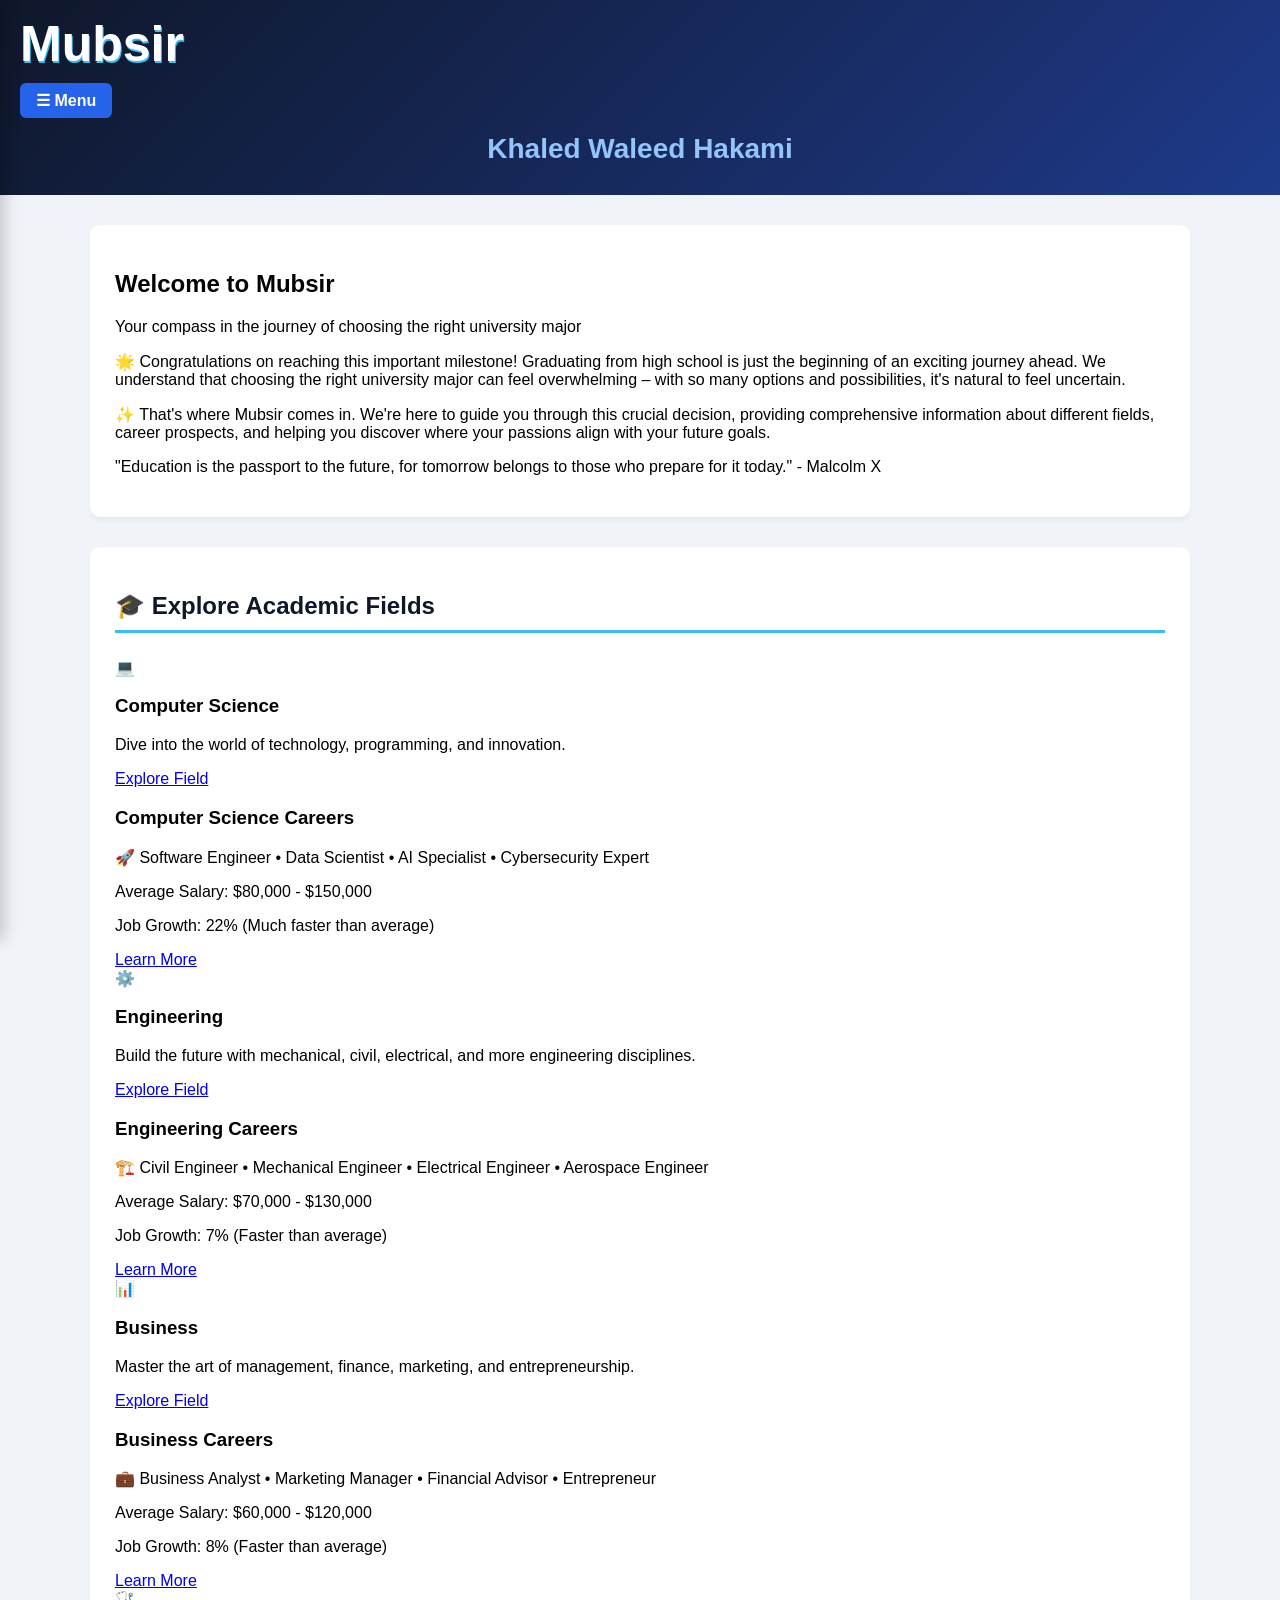
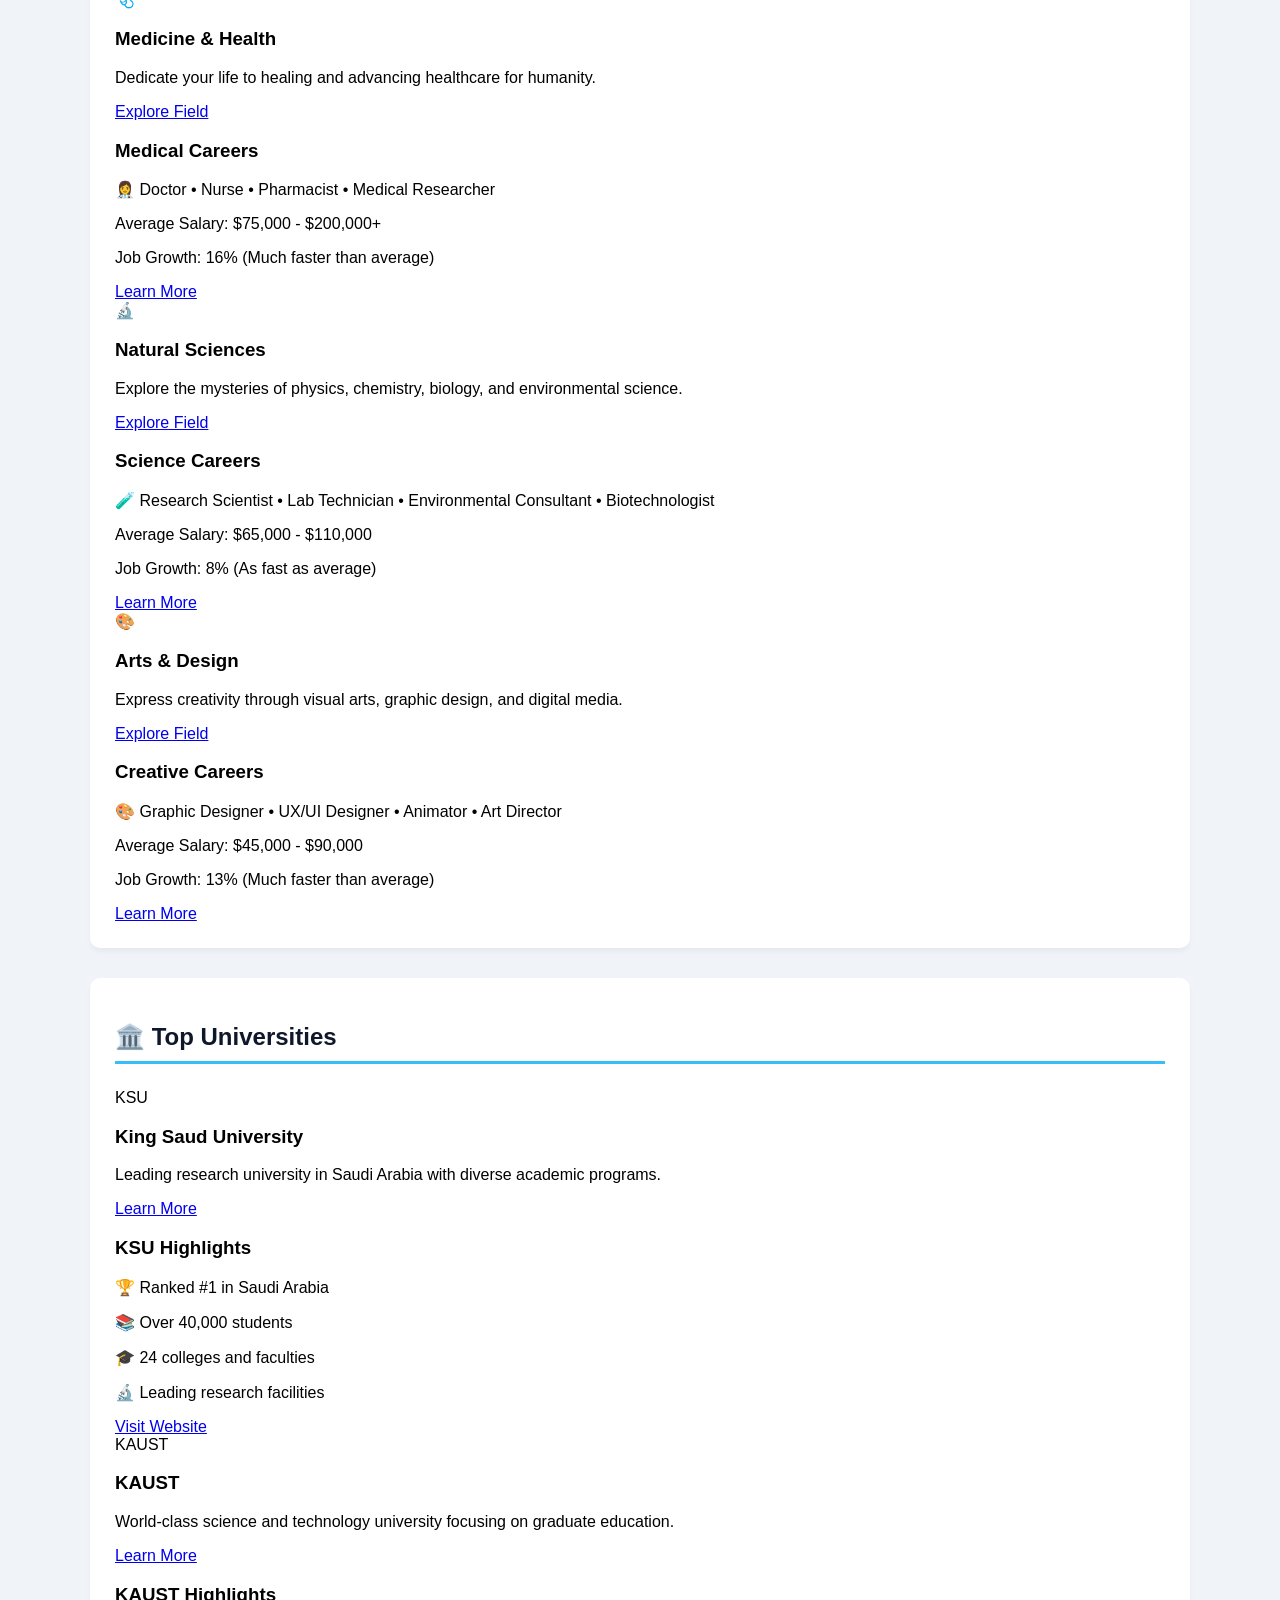
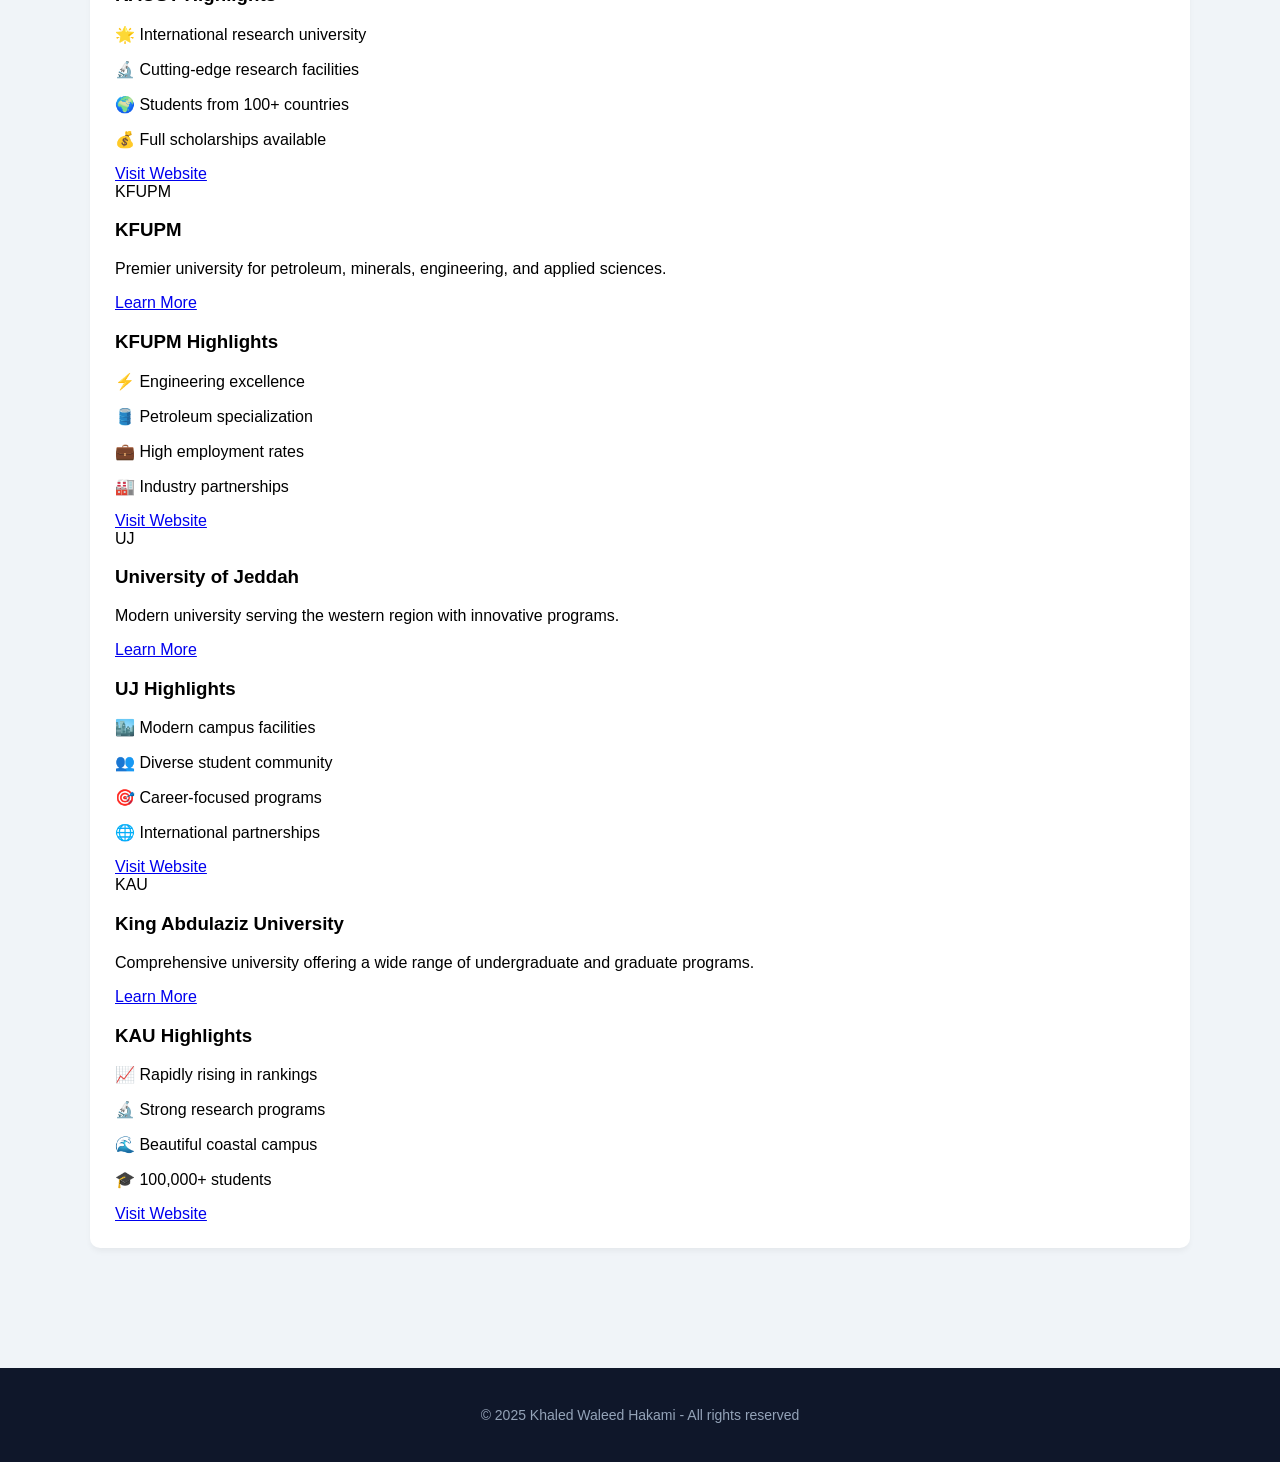
<file: index.html>
<!DOCTYPE html>
<html lang="en">
<head>
  <meta charset="UTF-8" />
  <meta name="viewport" content="width=device-width, initial-scale=1.0"/>
  <title>Mubsir - Home</title>
  <link rel="stylesheet" href="styles.css"/>
</head>
</head>
<body>
  <!-- Header -->
  <header>
    <span class="text-bottom">Mubsir</span>
    <button id="toggle-sidebar">☰ Menu</button>
    <p>Khaled Waleed Hakami</p>
  </header>

  <!-- Sidebar -->
  <div class="sidebar" id="sidebar">
    <ul>
      <li><a href="#">Home</a></li>
      <li><a href="Computer-Majors.html">Computer Science</a></li>
      <li><a href="Engineering-majors.html">Engineering</a></li>
      <li><a href="#">Contact</a></li>
    </ul>
  </div>

  <!-- Main Content -->
  <main class="main-content">
    <!-- Enhanced Hero Section -->
    <section class="hero">
      <h1>Welcome to <span class="highlight">Mubsir</span></h1>
      <p class="subtitle">Your compass in the journey of choosing the right university major</p>
      <div class="motivational-text">
        <p>🌟 Congratulations on reaching this important milestone! Graduating from high school is just the beginning of an exciting journey ahead. We understand that choosing the right university major can feel overwhelming – with so many options and possibilities, it's natural to feel uncertain.</p>
        <p>✨ That's where Mubsir comes in. We're here to guide you through this crucial decision, providing comprehensive information about different fields, career prospects, and helping you discover where your passions align with your future goals.</p>
      </div>
      <p class="quote">"Education is the passport to the future, for tomorrow belongs to those who prepare for it today." - Malcolm X</p>
    </section>

    <!-- Enhanced Majors Section -->
    <section class="majors">
      <h2>🎓 Explore Academic Fields</h2>
      <div class="cards-container">
        <div class="flip-card">
          <div class="flip-card-inner">
            <div class="flip-card-front">
              <div class="card-image">💻</div>
              <h3>Computer Science</h3>
              <p>Dive into the world of technology, programming, and innovation.</p>
              <a href="Computer-Majors.html">Explore Field</a>
            </div>
            <div class="flip-card-back">
              <h3>Computer Science Careers</h3>
              <p class="career-info">🚀 Software Engineer • Data Scientist • AI Specialist • Cybersecurity Expert</p>
              <p>Average Salary: $80,000 - $150,000</p>
              <p>Job Growth: 22% (Much faster than average)</p>
              <a href="Computer-Majors.html">Learn More</a>
            </div>
          </div>
        </div>

        <div class="flip-card">
          <div class="flip-card-inner">
            <div class="flip-card-front">
              <div class="card-image">⚙️</div>
              <h3>Engineering</h3>
              <p>Build the future with mechanical, civil, electrical, and more engineering disciplines.</p>
              <a href="Engineering-majors.html">Explore Field</a>
            </div>
            <div class="flip-card-back">
              <h3>Engineering Careers</h3>
              <p class="career-info">🏗️ Civil Engineer • Mechanical Engineer • Electrical Engineer • Aerospace Engineer</p>
              <p>Average Salary: $70,000 - $130,000</p>
              <p>Job Growth: 7% (Faster than average)</p>
              <a href="Engineering-majors.html">Learn More</a>
            </div>
          </div>
        </div>

        <div class="flip-card">
          <div class="flip-card-inner">
            <div class="flip-card-front">
              <div class="card-image">📊</div>
              <h3>Business</h3>
              <p>Master the art of management, finance, marketing, and entrepreneurship.</p>
              <a href="#">Explore Field</a>
            </div>
            <div class="flip-card-back">
              <h3>Business Careers</h3>
              <p class="career-info">💼 Business Analyst • Marketing Manager • Financial Advisor • Entrepreneur</p>
              <p>Average Salary: $60,000 - $120,000</p>
              <p>Job Growth: 8% (Faster than average)</p>
              <a href="#">Learn More</a>
            </div>
          </div>
        </div>

        <div class="flip-card">
          <div class="flip-card-inner">
            <div class="flip-card-front">
              <div class="card-image">🩺</div>
              <h3>Medicine & Health</h3>
              <p>Dedicate your life to healing and advancing healthcare for humanity.</p>
              <a href="#">Explore Field</a>
            </div>
            <div class="flip-card-back">
              <h3>Medical Careers</h3>
              <p class="career-info">👩‍⚕️ Doctor • Nurse • Pharmacist • Medical Researcher</p>
              <p>Average Salary: $75,000 - $200,000+</p>
              <p>Job Growth: 16% (Much faster than average)</p>
              <a href="#">Learn More</a>
            </div>
          </div>
        </div>

        <div class="flip-card">
          <div class="flip-card-inner">
            <div class="flip-card-front">
              <div class="card-image">🔬</div>
              <h3>Natural Sciences</h3>
              <p>Explore the mysteries of physics, chemistry, biology, and environmental science.</p>
              <a href="#">Explore Field</a>
            </div>
            <div class="flip-card-back">
              <h3>Science Careers</h3>
              <p class="career-info">🧪 Research Scientist • Lab Technician • Environmental Consultant • Biotechnologist</p>
              <p>Average Salary: $65,000 - $110,000</p>
              <p>Job Growth: 8% (As fast as average)</p>
              <a href="#">Learn More</a>
            </div>
          </div>
        </div>

        <div class="flip-card">
          <div class="flip-card-inner">
            <div class="flip-card-front">
              <div class="card-image">🎨</div>
              <h3>Arts & Design</h3>
              <p>Express creativity through visual arts, graphic design, and digital media.</p>
              <a href="#">Explore Field</a>
            </div>
            <div class="flip-card-back">
              <h3>Creative Careers</h3>
              <p class="career-info">🎨 Graphic Designer • UX/UI Designer • Animator • Art Director</p>
              <p>Average Salary: $45,000 - $90,000</p>
              <p>Job Growth: 13% (Much faster than average)</p>
              <a href="#">Learn More</a>
            </div>
          </div>
        </div>
      </div>
    </section>

    <!-- Universities Section -->
    <section class="universities">
      <h2>🏛️ Top Universities</h2>
      <div class="cards-container">
        <div class="university-card">
          <div class="university-card-inner">
            <div class="university-card-front">
              <div class="university-logo">KSU</div>
              <h3>King Saud University</h3>
              <p>Leading research university in Saudi Arabia with diverse academic programs.</p>
              <a href="#">Learn More</a>
            </div>
            <div class="university-card-back">
              <h3>KSU Highlights</h3>
              <p>🏆 Ranked #1 in Saudi Arabia</p>
              <p>📚 Over 40,000 students</p>
              <p>🎓 24 colleges and faculties</p>
              <p>🔬 Leading research facilities</p>
              <a href="#">Visit Website</a>
            </div>
          </div>
        </div>

        <div class="university-card">
          <div class="university-card-inner">
            <div class="university-card-front">
              <div class="university-logo">KAUST</div>
              <h3>KAUST</h3>
              <p>World-class science and technology university focusing on graduate education.</p>
              <a href="#">Learn More</a>
            </div>
            <div class="university-card-back">
              <h3>KAUST Highlights</h3>
              <p>🌟 International research university</p>
              <p>🔬 Cutting-edge research facilities</p>
              <p>🌍 Students from 100+ countries</p>
              <p>💰 Full scholarships available</p>
              <a href="#">Visit Website</a>
            </div>
          </div>
        </div>

        <div class="university-card">
          <div class="university-card-inner">
            <div class="university-card-front">
              <div class="university-logo">KFUPM</div>
              <h3>KFUPM</h3>
              <p>Premier university for petroleum, minerals, engineering, and applied sciences.</p>
              <a href="#">Learn More</a>
            </div>
            <div class="university-card-back">
              <h3>KFUPM Highlights</h3>
              <p>⚡ Engineering excellence</p>
              <p>🛢️ Petroleum specialization</p>
              <p>💼 High employment rates</p>
              <p>🏭 Industry partnerships</p>
              <a href="#">Visit Website</a>
            </div>
          </div>
        </div>

        <div class="university-card">
          <div class="university-card-inner">
            <div class="university-card-front">
              <div class="university-logo">UJ</div>
              <h3>University of Jeddah</h3>
              <p>Modern university serving the western region with innovative programs.</p>
              <a href="#">Learn More</a>
            </div>
            <div class="university-card-back">
              <h3>UJ Highlights</h3>
              <p>🏙️ Modern campus facilities</p>
              <p>👥 Diverse student community</p>
              <p>🎯 Career-focused programs</p>
              <p>🌐 International partnerships</p>
              <a href="#">Visit Website</a>
            </div>
          </div>
        </div>

        <div class="university-card">
          <div class="university-card-inner">
            <div class="university-card-front">
              <div class="university-logo">KAU</div>
              <h3>King Abdulaziz University</h3>
              <p>Comprehensive university offering a wide range of undergraduate and graduate programs.</p>
              <a href="#">Learn More</a>
            </div>
            <div class="university-card-back">
              <h3>KAU Highlights</h3>
              <p>📈 Rapidly rising in rankings</p>
              <p>🔬 Strong research programs</p>
              <p>🌊 Beautiful coastal campus</p>
              <p>🎓 100,000+ students</p>
              <a href="#">Visit Website</a>
            </div>
          </div>
        </div>
      </div>
    </section>
  </main>

  <!-- Back to Top -->
  <a href="#" class="back-to-top" id="backToTop">&#8679;</a>

  <!-- Footer -->
  <footer>
    <p>© 2025 Khaled Waleed Hakami - All rights reserved</p>
  </footer>

  <script>
    // Sidebar toggle functionality
    document.getElementById('toggle-sidebar').addEventListener('click', function() {
      const sidebar = document.getElementById('sidebar');
      sidebar.classList.toggle('open');
    });

    // Back to top functionality
    const backToTopButton = document.getElementById('backToTop');
    
    window.addEventListener('scroll', function() {
      if (window.pageYOffset > 300) {
        backToTopButton.style.display = 'block';
      } else {
        backToTopButton.style.display = 'none';
      }
    });

    backToTopButton.addEventListener('click', function(e) {
      e.preventDefault();
      window.scrollTo({ top: 0, behavior: 'smooth' });
    });

    // Enhanced smooth scrolling for cards
    document.querySelectorAll('.cards-container').forEach(container => {
      let isScrolling = false;
      
      container.addEventListener('wheel', (e) => {
        if (Math.abs(e.deltaY) > Math.abs(e.deltaX)) return;
        
        e.preventDefault();
        container.scrollLeft += e.deltaX || e.deltaY;
      });

      // Touch scrolling optimization for mobile
      let startX, scrollLeft;
      
      container.addEventListener('touchstart', (e) => {
        startX = e.touches[0].pageX - container.offsetLeft;
        scrollLeft = container.scrollLeft;
      });
      
      container.addEventListener('touchmove', (e) => {
        if (!startX) return;
        e.preventDefault();
        const x = e.touches[0].pageX - container.offsetLeft;
        const walk = (x - startX) * 2;
        container.scrollLeft = scrollLeft - walk;
      });
      
      container.addEventListener('touchend', () => {
        startX = null;
      });
    });

    // Add entrance animations
    const observerOptions = {
      threshold: 0.1,
      rootMargin: '0px 0px -50px 0px'
    };

    const observer = new IntersectionObserver((entries) => {
      entries.forEach(entry => {
        if (entry.isIntersecting) {
          entry.target.style.animation = 'fadeInUp 0.6s ease forwards';
        }
      });
    }, observerOptions);

    // Observe all cards
    document.querySelectorAll('.flip-card, .university-card').forEach(card => {
      card.style.opacity = '0';
      card.style.transform = 'translateY(20px)';
      observer.observe(card);
    });

    // Add fadeInUp animation
    const style = document.createElement('style');
    style.textContent = `
      @keyframes fadeInUp {
        to {
          opacity: 1;
          transform: translateY(0);
        }
      }
    `;
    document.head.appendChild(style);
  </script>
</body>
</html>
</file>
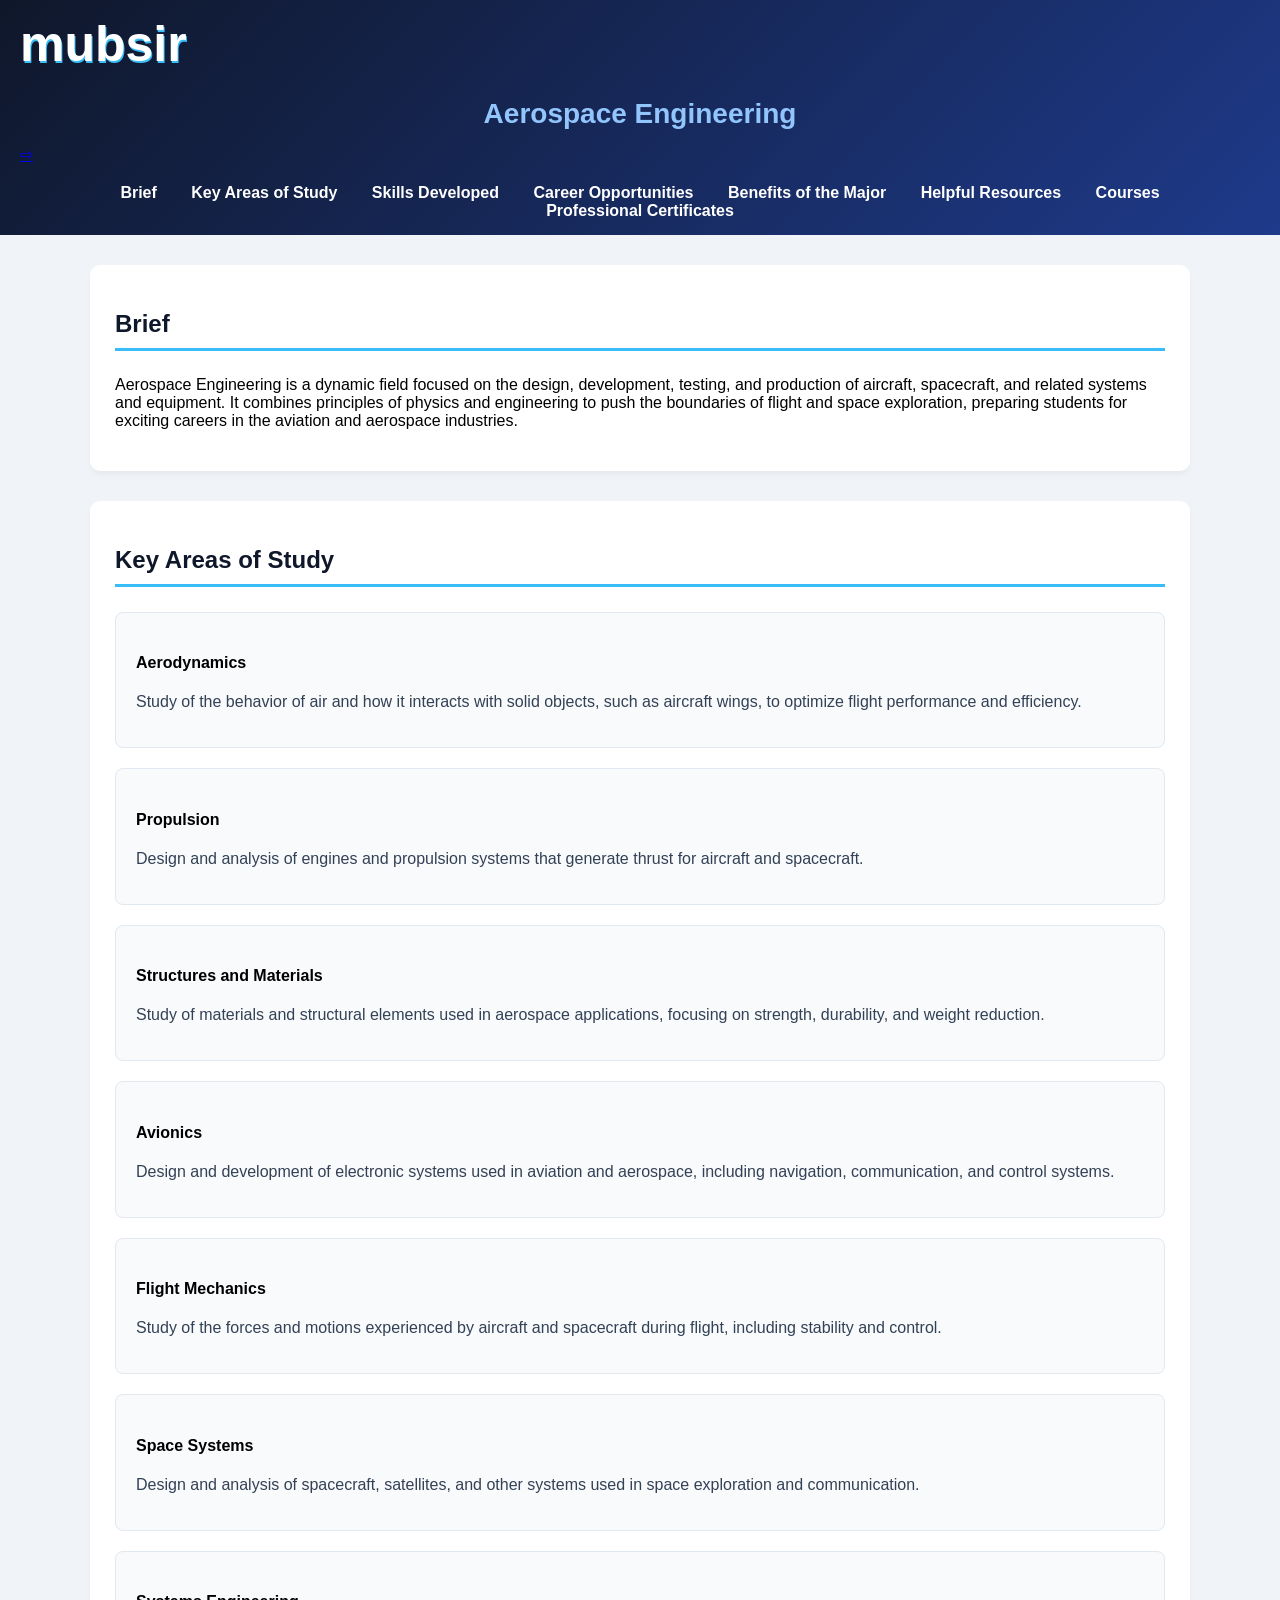
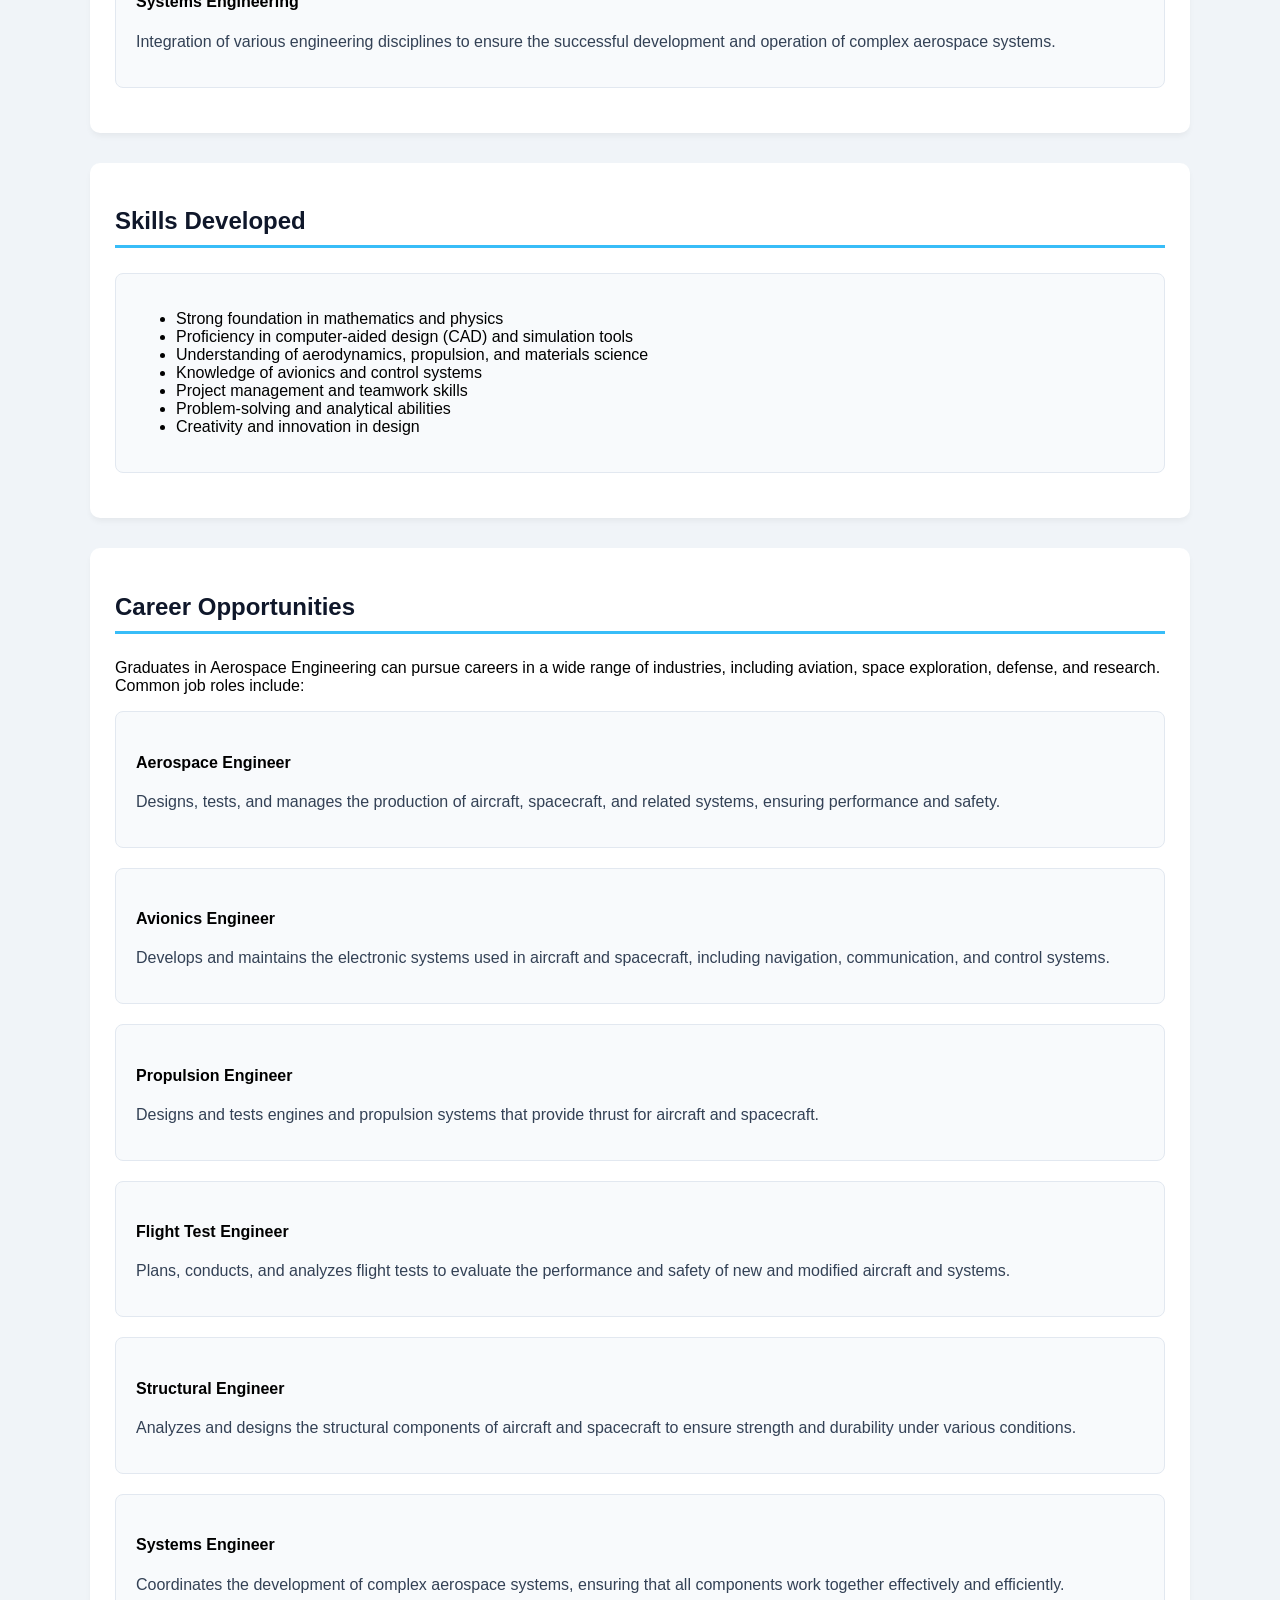
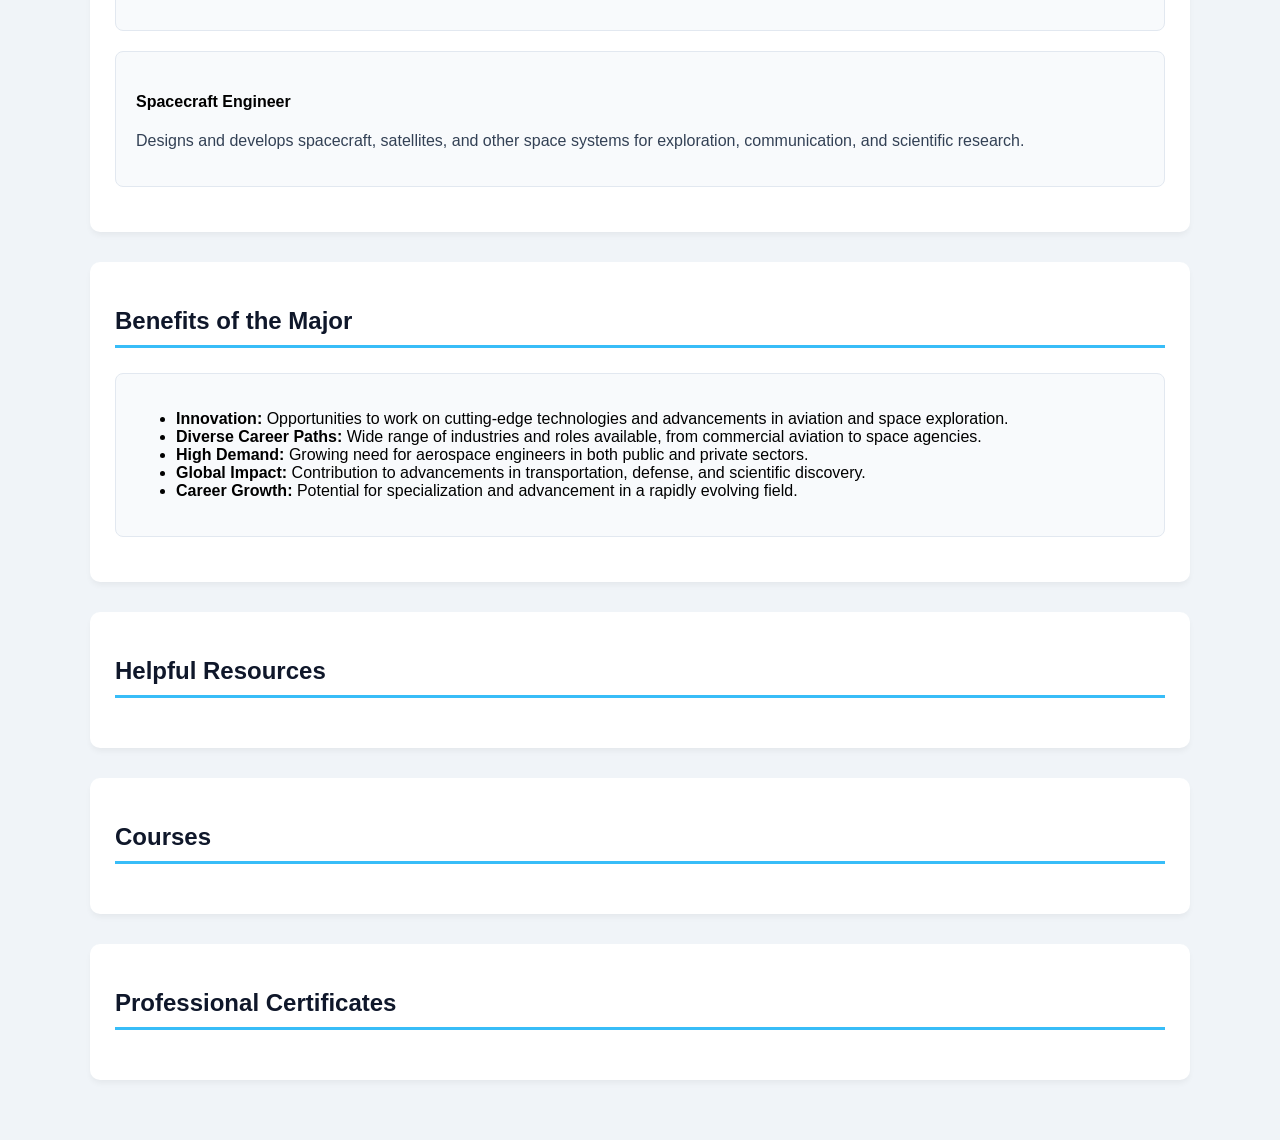
<file: AerospaceEngineering.html>
<!DOCTYPE html>
<html lang="en">
<head>
    <meta charset="UTF-8">
    <meta name="viewport" content="width=device-width, initial-scale=1.0">
    <title>Aerospace Engineering</title>
    <link rel="stylesheet" href="styles.css">
</head>
<body>
    <header>
        <span class="text-bottom">mubsir</span>
         <p>Aerospace Engineering</p>
         <a class="back" href="Engineering-majors.html">&#8680;</a>
         <nav>
            <ul>
                <li><a href="#Brief">Brief</a></li>
                <li><a href="#KAS">Key Areas of Study</a></li>
                <li><a href="#SD">Skills Developed</a></li>
                <li><a href="#CO">Career Opportunities</a></li>
                <li><a href="#BOM">Benefits of the Major</a></li>
                <li><a href="#help">Helpful Resources</a></li>
                <li><a href="#Courses">Courses</a></li>
                <li><a href="#Certificates">Professional Certificates</a></li>
            </ul>
        </nav>
    </header>
    <main>
        <section id="Brief">
            <h2>Brief</h2>
            <p>
                Aerospace Engineering is a dynamic field focused on the design, development, testing, and production of aircraft, spacecraft, and related systems and equipment. It combines principles of physics and engineering to push the boundaries of flight and space exploration, preparing students for exciting careers in the aviation and aerospace industries.
            </p>
        </section>
        <section id="KAS">
            <h2>Key Areas of Study</h2>
            <div class="item">
                <h4>Aerodynamics</h4>
                <p>Study of the behavior of air and how it interacts with solid objects, such as aircraft wings, to optimize flight performance and efficiency.</p>
            </div>
            <div class="item">
                <h4>Propulsion</h4>
                <p>Design and analysis of engines and propulsion systems that generate thrust for aircraft and spacecraft.</p>
            </div>
            <div class="item">
                <h4>Structures and Materials</h4>
                <p>Study of materials and structural elements used in aerospace applications, focusing on strength, durability, and weight reduction.</p>
            </div>
            <div class="item">
                <h4>Avionics</h4>
                <p>Design and development of electronic systems used in aviation and aerospace, including navigation, communication, and control systems.</p>
            </div>
            <div class="item">
                <h4>Flight Mechanics</h4>
                <p>Study of the forces and motions experienced by aircraft and spacecraft during flight, including stability and control.</p>
            </div>
            <div class="item">
                <h4>Space Systems</h4>
                <p>Design and analysis of spacecraft, satellites, and other systems used in space exploration and communication.</p>
            </div>
            <div class="item">
                <h4>Systems Engineering</h4>
                <p>Integration of various engineering disciplines to ensure the successful development and operation of complex aerospace systems.</p>
            </div>
        </section>
        <section id="SD">
            <h2>Skills Developed</h2>
            <div class="item">
                <ul>
                    <li>Strong foundation in mathematics and physics</li>
                    <li>Proficiency in computer-aided design (CAD) and simulation tools</li>
                    <li>Understanding of aerodynamics, propulsion, and materials science</li> 
                    <li>Knowledge of avionics and control systems</li>
                    <li>Project management and teamwork skills</li>
                    <li>Problem-solving and analytical abilities</li>
                    <li>Creativity and innovation in design</li>
                </ul>
            </div>
        </section>
        <section id="CO">
            <h2>Career Opportunities</h2>
            <p>Graduates in Aerospace Engineering can pursue careers in a wide range of industries, including aviation, space exploration, defense, and research. Common job roles include:</p>
            <div class="item">
                <h4>Aerospace Engineer</h4>
                <p>Designs, tests, and manages the production of aircraft, spacecraft, and related systems, ensuring performance and safety.</p>
            </div>
            <div class="item">
                <h4>Avionics Engineer</h4>
                <p>Develops and maintains the electronic systems used in aircraft and spacecraft, including navigation, communication, and control systems.</p>
            </div>
            <div class="item">
                <h4>Propulsion Engineer</h4>
                <p>Designs and tests engines and propulsion systems that provide thrust for aircraft and spacecraft.</p>
            </div>
            <div class="item">
                <h4>Flight Test Engineer</h4>
                <p>Plans, conducts, and analyzes flight tests to evaluate the performance and safety of new and modified aircraft and systems.</p>
            </div>
            <div class="item">
                <h4>Structural Engineer</h4>
                <p>Analyzes and designs the structural components of aircraft and spacecraft to ensure strength and durability under various conditions.</p>
            </div>
            <div class="item">
                <h4>Systems Engineer</h4>
                <p>Coordinates the development of complex aerospace systems, ensuring that all components work together effectively and efficiently.</p>
            </div>
            <div class="item">
                <h4>Spacecraft Engineer</h4>
                <p>Designs and develops spacecraft, satellites, and other space systems for exploration, communication, and scientific research.</p>
            </div>
        </section>
        <section id="BOM">
            <h2>Benefits of the Major</h2>
            <div class="item">
                <ul>
                    <li><strong>Innovation:</strong> Opportunities to work on cutting-edge technologies and advancements in aviation and space exploration.</li>
                    <li><strong>Diverse Career Paths:</strong> Wide range of industries and roles available, from commercial aviation to space agencies.</li>
                    <li><strong>High Demand:</strong> Growing need for aerospace engineers in both public and private sectors.</li>
                    <li><strong>Global Impact:</strong> Contribution to advancements in transportation, defense, and scientific discovery.</li>
                    <li><strong>Career Growth:</strong> Potential for specialization and advancement in a rapidly evolving field.</li>
                </ul>
            </div>
        </section>
        <section id="help">
            <h2>Helpful Resources</h2>
        </section>
        <section id="Courses">
            <h2>Courses</h2>
        </section>
        <section id="Certificates">
            <h2>Professional Certificates</h2>
        </section>
    </main>
    
    <a href="#" class="back-to-top" id="backToTop">&#8679;</a>
    <script src="script.js"></script>
</body>
</html>
</file>
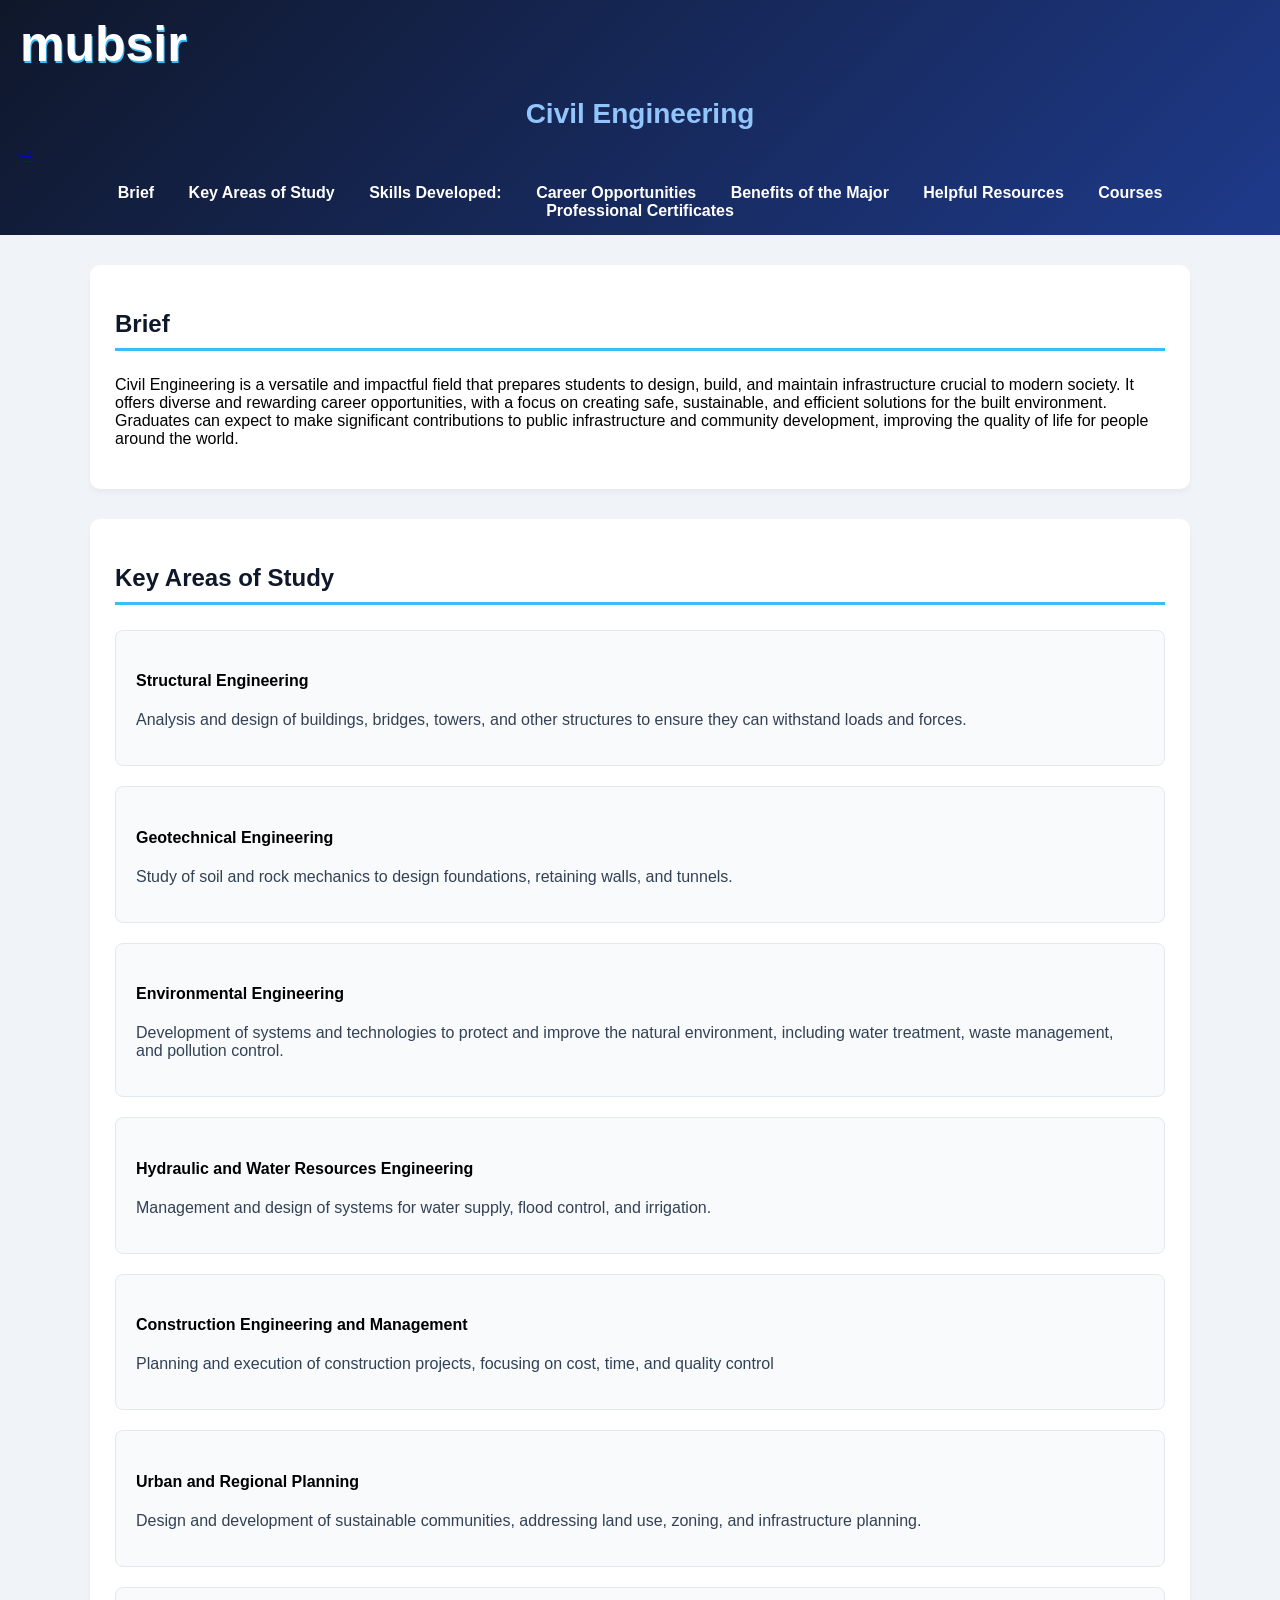
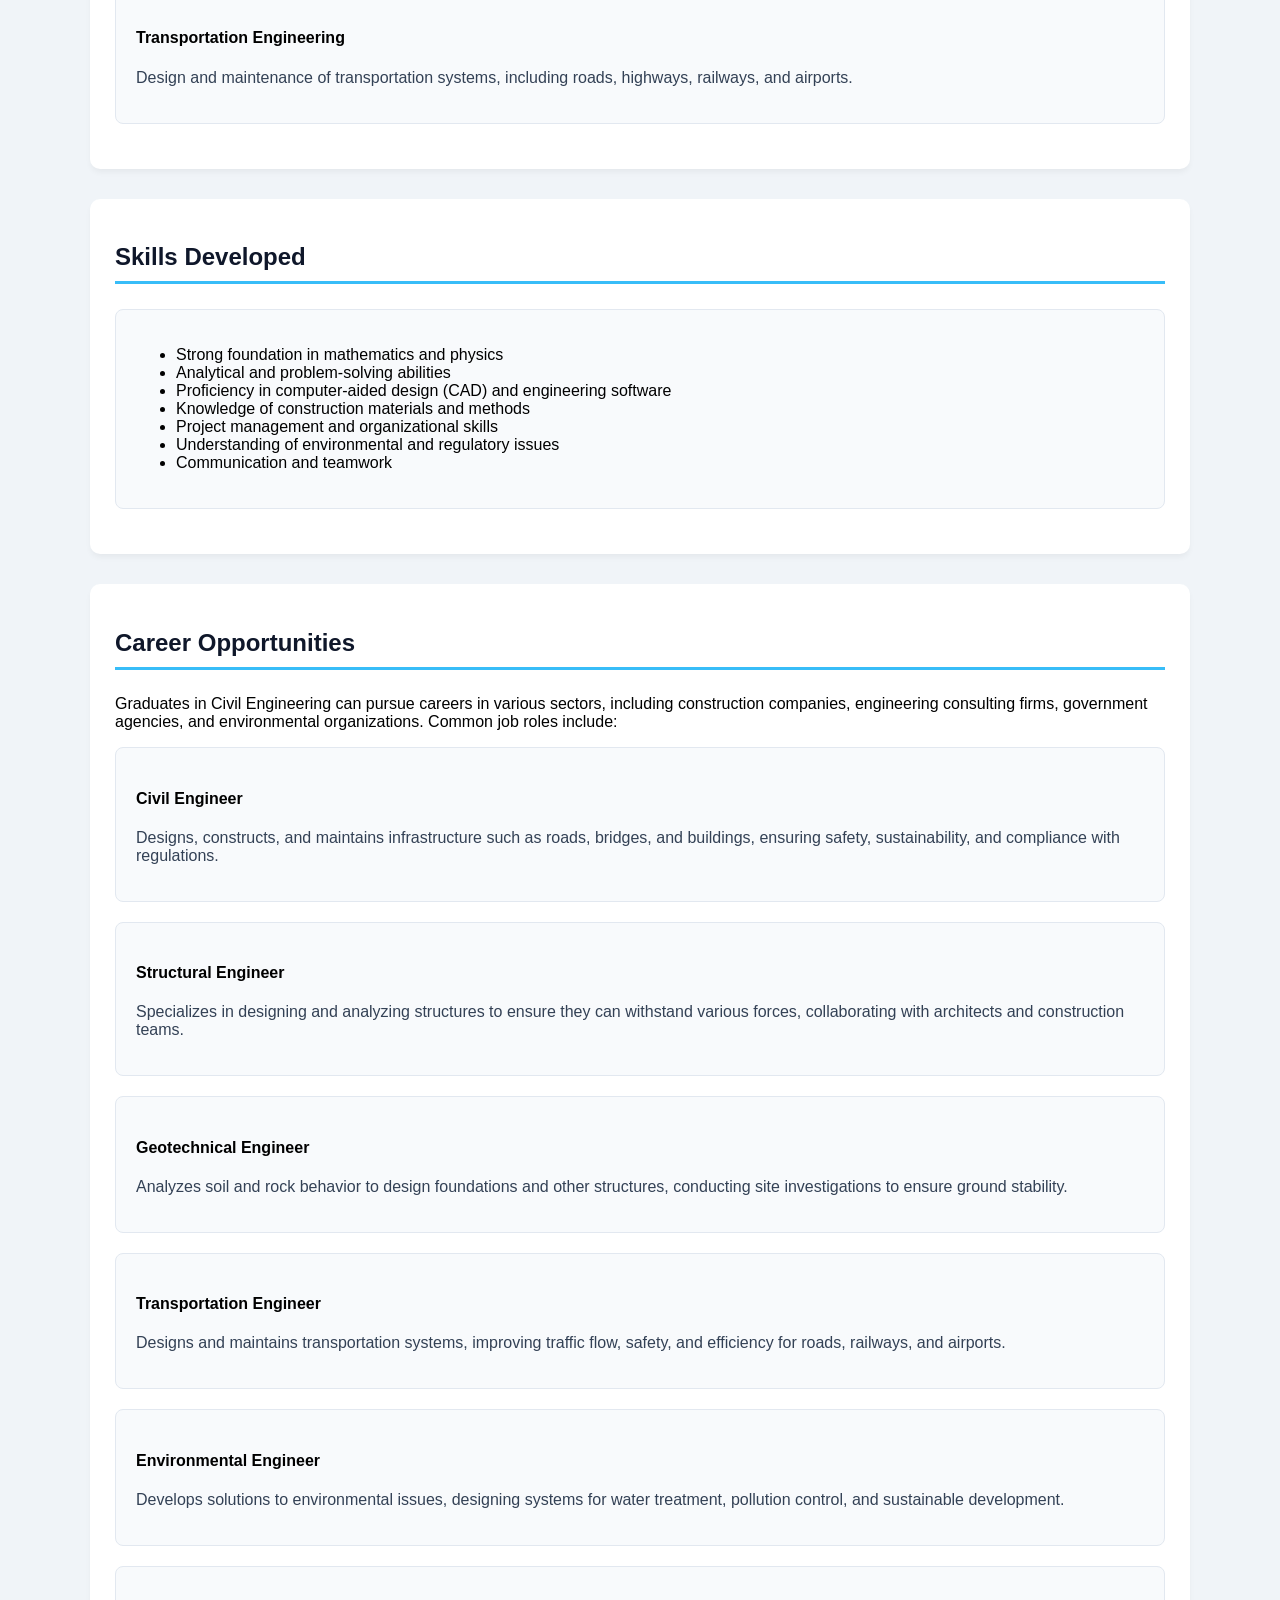
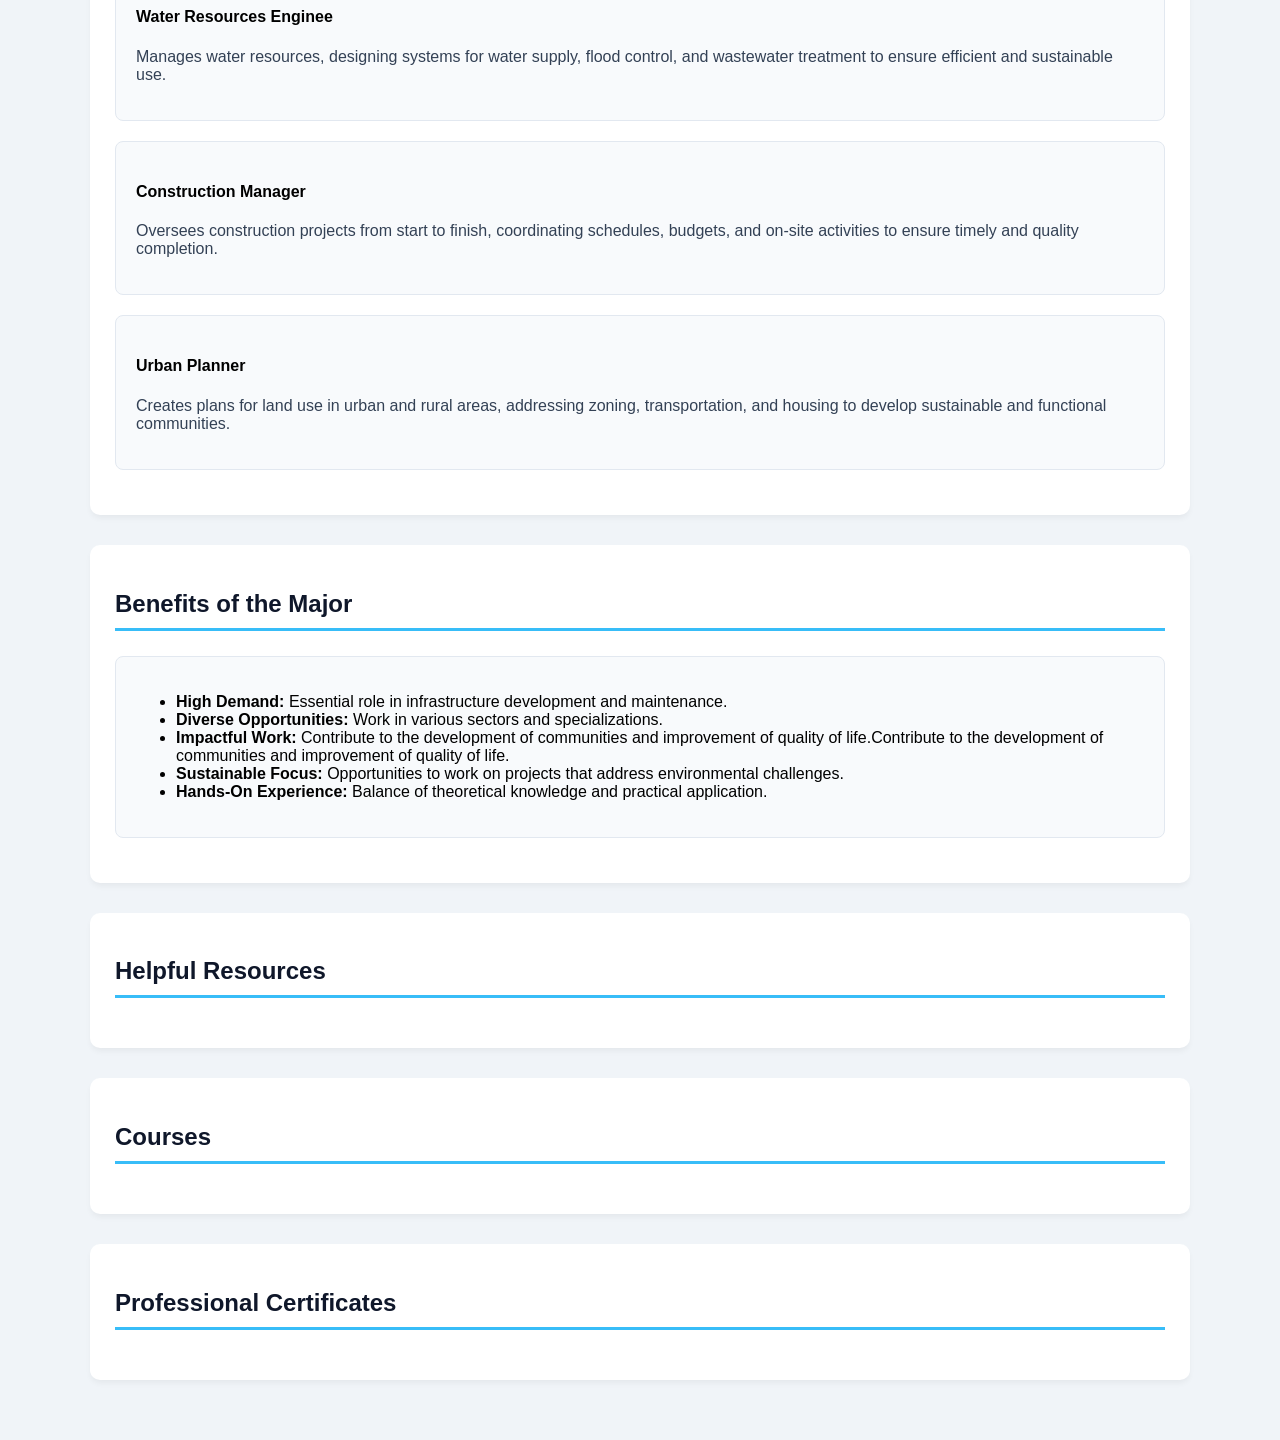
<file: CivilEngineering.html>
<!DOCTYPE html>
<html lang="en">
<head>
    <meta charset="UTF-8">
    <meta name="viewport" content="width=device-width, initial-scale=1.0">
    <title>Civil Engineering</title>
    <link rel="stylesheet" href="styles.css">
</head>
<body>
    <header>
        <span class="text-bottom">mubsir</span>
         <P>Civil Engineering</P>
         <a class="back" href="Engineering-majors.html">&#8680;</a>
         <nav>
            <ul>
                <li><a href="#Brief">Brief</a></li>
                <li><a href="#KAS">Key Areas of Study</a></li>
                <li><a href="#SD">Skills Developed:</a></li>
                <li><a href="#CO">Career Opportunities</a></li>
                <li><a href="#BOM">Benefits of the Major</a></li>
                <li><a href="#help">Helpful Resources</a></li>
                <li><a href="#Courses">Courses</a></li>
                <li><a href="#Certificates">Professional Certificates</a></li>
            </ul>
        </nav>
    </header>
    <main>
        <section id="Brief">
            <h2>Brief</h2>
            <p>
        Civil Engineering is a versatile and impactful field that prepares students to design, build, 
        and maintain infrastructure crucial to modern society. It offers diverse and rewarding career 
        opportunities, with a focus on creating safe, sustainable, and efficient solutions for the built
         environment. Graduates can expect to make significant contributions to public infrastructure and 
         community development, improving the quality of life for people around the world.
            </p>
        </section>
        <section id="KAS">
            <h2>Key Areas of Study</h2>
            <div class="item">
                <h4>Structural Engineering</h4>
                <p>Analysis and design of buildings, bridges, towers, and other structures to ensure they can withstand loads and forces.</p>
            </div>
            <div class="item">
                <h4>Geotechnical Engineering</h4>
                <P>Study of soil and rock mechanics to design foundations, retaining walls, and tunnels.</P>
            </div>
            <div class="item">
                <h4>Environmental Engineering</h4>
                <P>Development of systems and technologies to protect and improve the natural environment, including water treatment, waste management, and pollution control.</P>
            </div>
            <div class="item">
                <h4>Hydraulic and Water Resources Engineering</h4>
                <P>Management and design of systems for water supply, flood control, and irrigation.</P>
            </div>
            <div class="item">
                <h4>Construction Engineering and Management</h4>
                <P>Planning and execution of construction projects, focusing on cost, time, and quality control</P>
            </div>
            <div class="item">
                <h4>Urban and Regional Planning</h4>
                <P>Design and development of sustainable communities, addressing land use, zoning, and infrastructure planning.</P>
            </div>
            <div class="item">
                <h4>Transportation Engineering</h4>
                <P>Design and maintenance of transportation systems, including roads, highways, railways, and airports.</P>
            </div>
        </section>
        <section id="SD">
            <h2>Skills Developed</h2>
            <div class="item">
                <ul>
                    <li>Strong foundation in mathematics and physics</li>
                    <li>Analytical and problem-solving abilities</li>
                    <li>Proficiency in computer-aided design (CAD) and engineering software</li> 
                    <li>Knowledge of construction materials and methods</li>
                    <li>Project management and organizational skills</li>
                    <li>Understanding of environmental and regulatory issues</li>
                    <li>Communication and teamwork</li>
                </ul>
            </div>
        </section>
        <section id="CO">
            <h2>Career Opportunities</h2>
            <p>Graduates in Civil Engineering can pursue careers in various sectors, 
            including construction companies, engineering consulting firms, government agencies,
         and environmental organizations. Common job roles include:</p>
            <div class="item">
                <h4>Civil Engineer</h4>
                <p>Designs, constructs, and maintains infrastructure such as roads, bridges, and buildings, ensuring safety, sustainability, and compliance with regulations.</p>
            </div>
            <div class="item">
                <h4>Structural Engineer</h4>
                <p>Specializes in designing and analyzing structures to ensure they can withstand various forces, collaborating with architects and construction teams.</p>
            </div>
            <div class="item">
                <h4>Geotechnical Engineer</h4>
                <p>Analyzes soil and rock behavior to design foundations and other structures, conducting site investigations to ensure ground stability.</p>
            </div>
            <div class="item">
                <h4>Transportation Engineer</h4>
                <p>Designs and maintains transportation systems, improving traffic flow, safety, and efficiency for roads, railways, and airports.</p>
            </div>
            <div class="item">
                <h4>Environmental Engineer</h4>
                <p>Develops solutions to environmental issues, designing systems for water treatment, pollution control, and sustainable development.</p>
            </div>
            <div class="item">
                <h4>Water Resources Enginee</h4>
                <p>Manages water resources, designing systems for water supply, flood control, and wastewater treatment to ensure efficient and sustainable use.</p>
            </div>
            <div class="item">
                <h4>Construction Manager</h4>
                <p>Oversees construction projects from start to finish, coordinating schedules, budgets, and on-site activities to ensure timely and quality completion.</p>
            </div>
            <div class="item">
                <h4>Urban Planner</h4>
                <p>Creates plans for land use in urban and rural areas, addressing zoning, transportation, and housing to develop sustainable and functional communities.</p>
            </div>
        </section>
        <section id="BOM">
            <h2>Benefits of the Major</h2>
            <div class="item">
                <ul>
                    <li><strong>High Demand:</strong> Essential role in infrastructure development and maintenance.</li>
                    <li><strong>Diverse Opportunities:</strong> Work in various sectors and specializations.</li>
                    <li><strong>Impactful Work:</strong> Contribute to the development of communities and improvement of quality of life.Contribute to the development of communities and improvement of quality of life.</li>
                    <li><strong>Sustainable Focus:</strong> Opportunities to work on projects that address environmental challenges.</li>
                    <li><strong>Hands-On Experience:</strong> Balance of theoretical knowledge and practical application.</li>
                </ul>
            </div>
        </section>
        <section id="help">
            <h2>Helpful Resources</h2>
        </section>
        <section id="Courses">
            <h2>Courses</h2>
        </section>
        <section id="Certificates">
            <h2>Professional Certificates</h2>
        </section>
    </main>
    
    <a href="#" class="back-to-top" id="backToTop">&#8679;</a>
    <script src="script.js"></script>
</body>
</html>
</file>
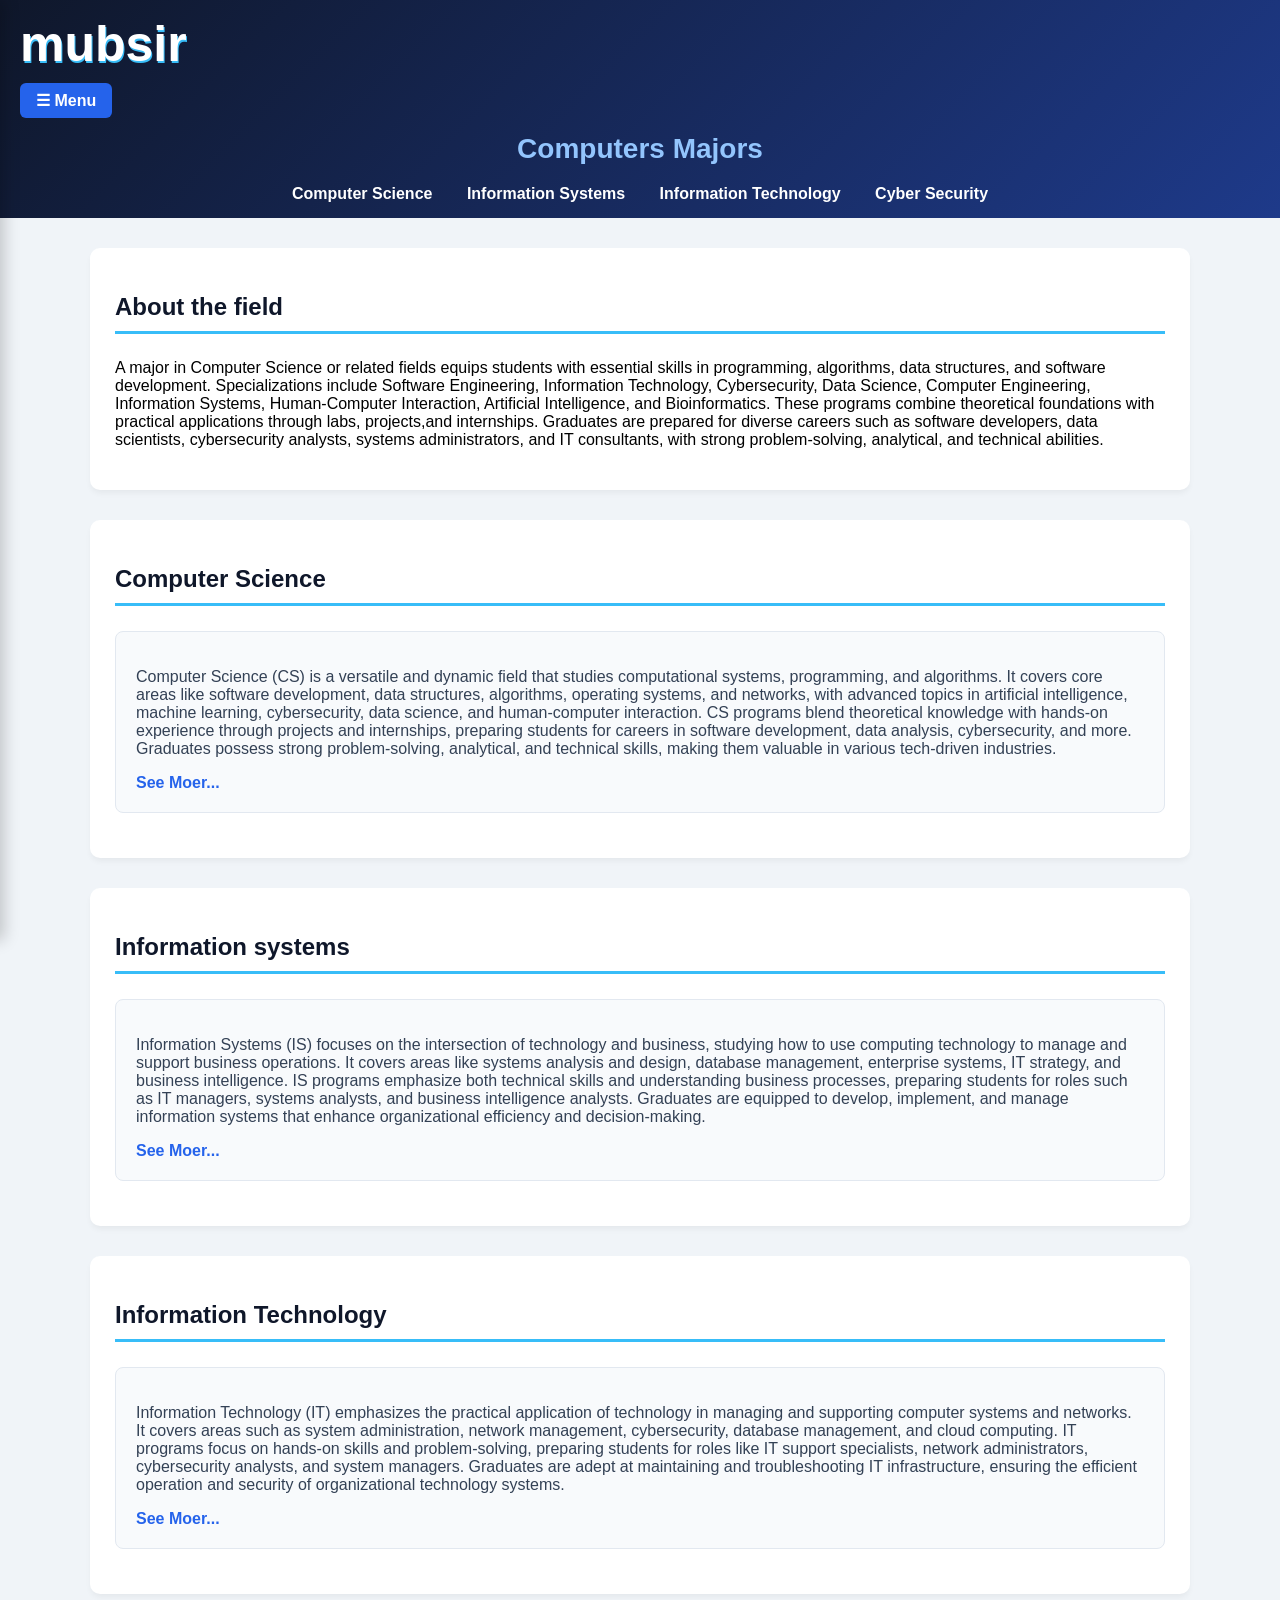
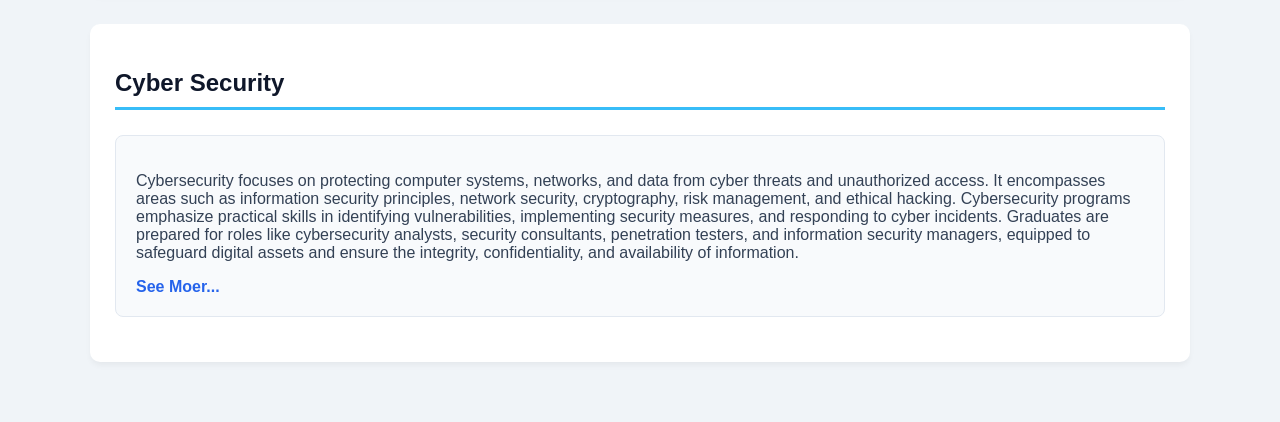
<file: Computer-Majors.html>
<!DOCTYPE html>
<html lang="en">
<head>
    <meta charset="UTF-8">
    <meta name="viewport" content="width=device-width, initial-scale=1.0">
    <title>Computers Majors</title>
    <link rel="stylesheet" href="styles.css">
</head>
<body>
    <header>
        <span class="text-bottom">mubsir</span><br/>
        <button id="toggle-sidebar">☰ Menu</button>
         <P>Computers Majors</P>
         <nav>
            <ul>
                <li><a href="#CS">Computer Science</a></li>
                <li><a href="#IS">Information Systems</a></li>
                <li><a href="#IT">Information Technology</a></li>
                <li><a href="#​Security">Cyber ​Security</a></li>
            </ul>
        </nav>
    </header>
    <div class="sidebar" id="sidebar">
        <ul>
            <li><a href="index.html">Home</a></li>
            <li><a href="Computer-Majors.html">Computers Majors</a></li>
            <li><a href="Engineering-majors.html">Engineering majors</a></li>
            <li><a href="#">Contact</a></li>
        </ul>
    </div>
<main>
    <section id="about">
        <h2>About the field </h2>
        <p>
 A major in Computer Science or related fields equips students with 
 essential skills in programming, algorithms, data structures, 
 and software development. Specializations include Software Engineering, 
 Information Technology, Cybersecurity, Data Science, Computer Engineering, 
 Information Systems, Human-Computer Interaction, Artificial Intelligence, 
 and Bioinformatics. These programs combine theoretical foundations with 
 practical applications through labs, projects,and internships. 
 Graduates are prepared for diverse careers such as software developers, 
 data scientists, cybersecurity analysts, systems administrators, 
 and IT consultants, with strong problem-solving, analytical, and 
 technical abilities.
        </p>
    </section>
    <section id="CS">
        <h2>Computer Science</h2>
        <div class="item">
            <p>
 Computer Science (CS) is a versatile and dynamic field that studies computational
 systems, programming, and algorithms. It covers core areas like software
 development, data structures, algorithms, operating systems, and networks, 
 with advanced topics in artificial intelligence, machine learning, 
 cybersecurity, data science, and human-computer interaction. CS programs
  blend theoretical knowledge with hands-on experience through projects and 
  internships, preparing students for careers in software development, data 
  analysis, cybersecurity, and more. Graduates possess strong problem-solving, 
  analytical, and technical skills, making them valuable in various tech-driven industries.
            </p>
            <a href="Computer-Science.html">See Moer...</a> 
        </div>
    </section>

    <section id="IS">
        <h2>Information systems</h2>
        <div class="item">
            <p>
Information Systems (IS) focuses on the intersection of technology and business, studying how to 
use computing technology to manage and support business operations. It covers areas like systems
 analysis and design, database management, enterprise systems, IT strategy, and business intelligence. 
 IS programs emphasize both technical skills and understanding business processes, preparing students for 
 roles such as IT managers, systems analysts, and business intelligence analysts. Graduates are equipped
  to develop, implement, and manage information systems that enhance organizational efficiency and decision-making.
            </p>
            <a href="Information-Systems.html">See Moer...</a> 
        </div>
    </section>

    <section id="IT">
        <h2>Information Technology</h2>
        <div class="item">
            <p>
 Information Technology (IT) emphasizes the practical application of technology 
 in managing and supporting computer systems and networks. It covers areas 
 such as system administration, network management, cybersecurity, database 
 management, and cloud computing. IT programs focus on hands-on skills and
  problem-solving, preparing students for roles like IT support specialists,
   network administrators, cybersecurity analysts, and system managers.
    Graduates are adept at maintaining and troubleshooting IT infrastructure,
     ensuring the efficient operation and security of organizational
      technology systems.
           </p>

        <a href="Information-Technology.html">See Moer...</a> 
        </div>
    </section>

    <section id="​Security">
        <h2>Cyber ​Security</h2>
        <div class="item">
            <p>
 Cybersecurity focuses on protecting computer systems, networks, and data from
  cyber threats and unauthorized access. It encompasses areas such as information 
  security principles, network security, cryptography, risk management, and ethical 
  hacking. Cybersecurity programs emphasize practical skills in identifying vulnerabilities,
   implementing security measures, and responding to cyber incidents. Graduates are prepared 
   for roles like cybersecurity analysts, security consultants, penetration testers, and information
    security managers, equipped to safeguard digital assets and ensure the integrity, confidentiality,
     and availability of information.
          </p>

        <a href="CyberSecurity.html">See Moer...</a> 
        </div>
    </section>
</main>
<a href="#" class="back-to-top" id="backToTop">&#8679;</a>
<script src="script.js"></script>
</body>
</html>
</file>
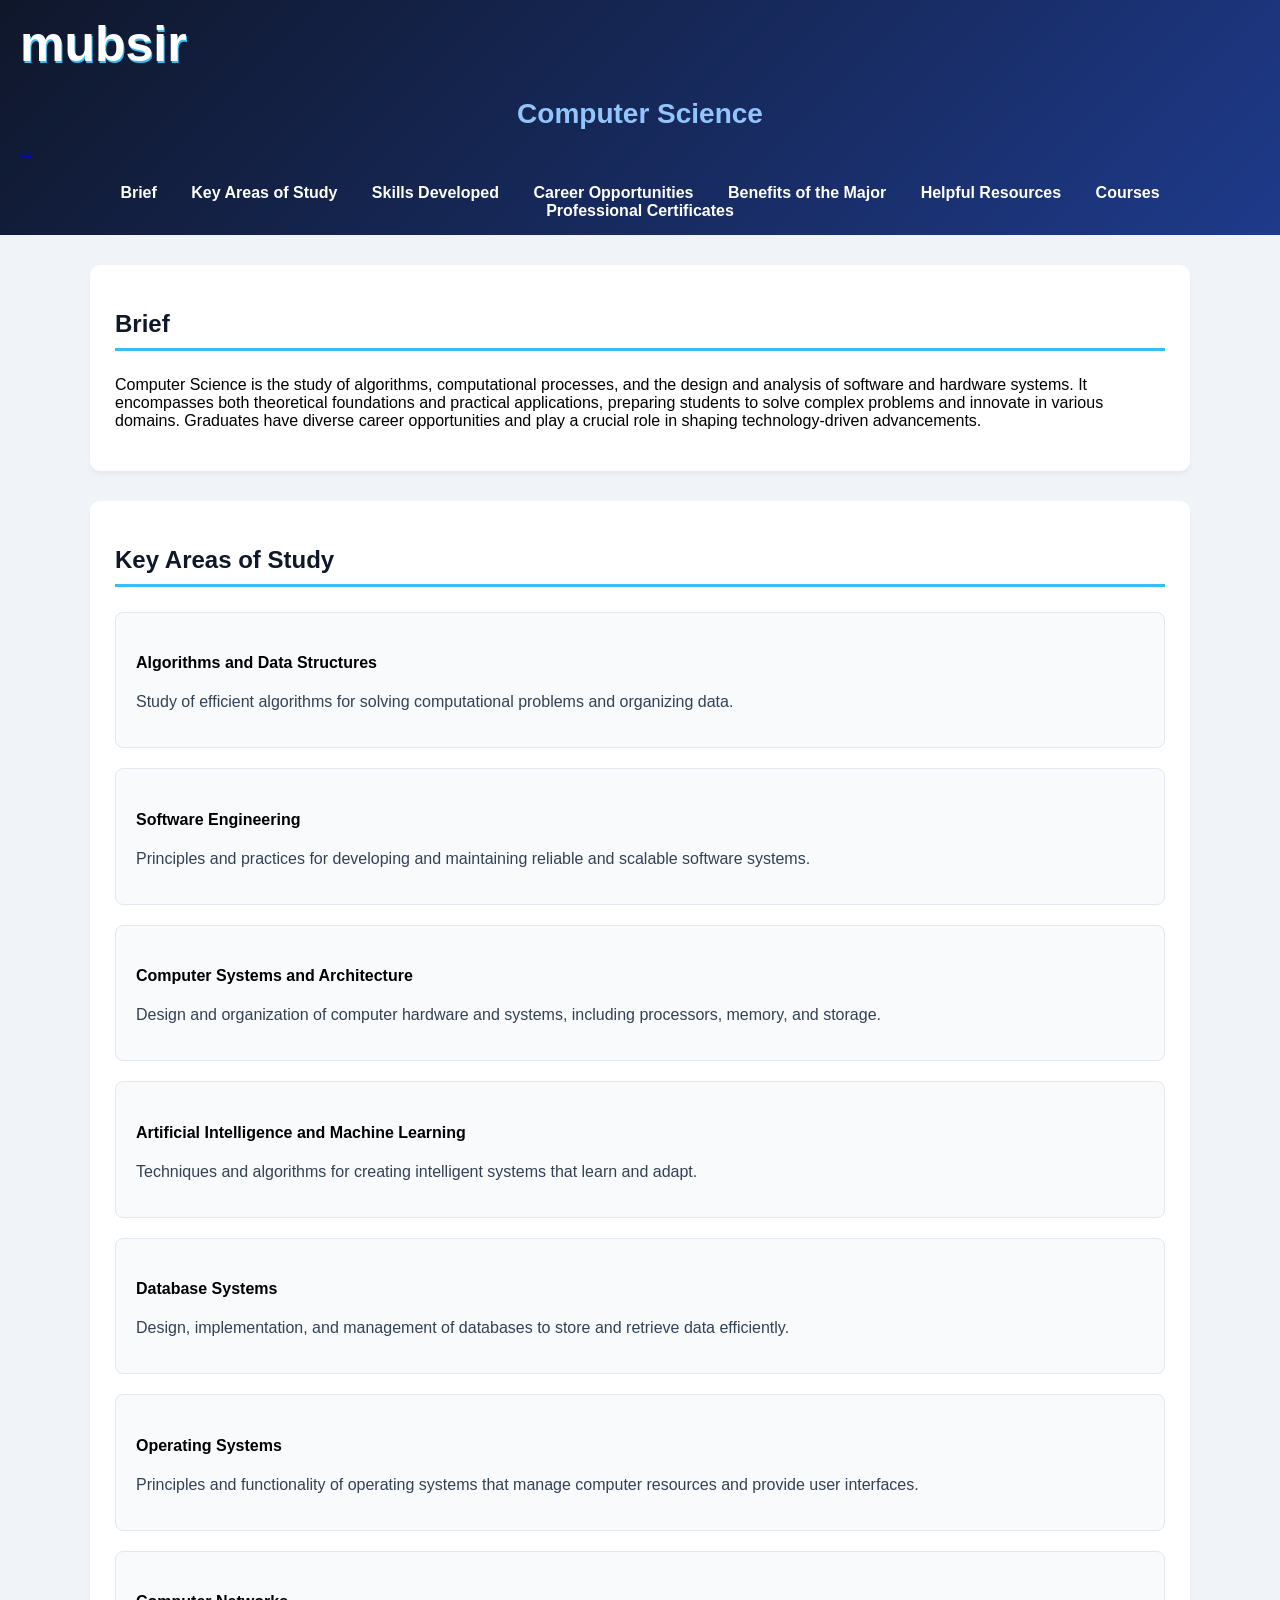
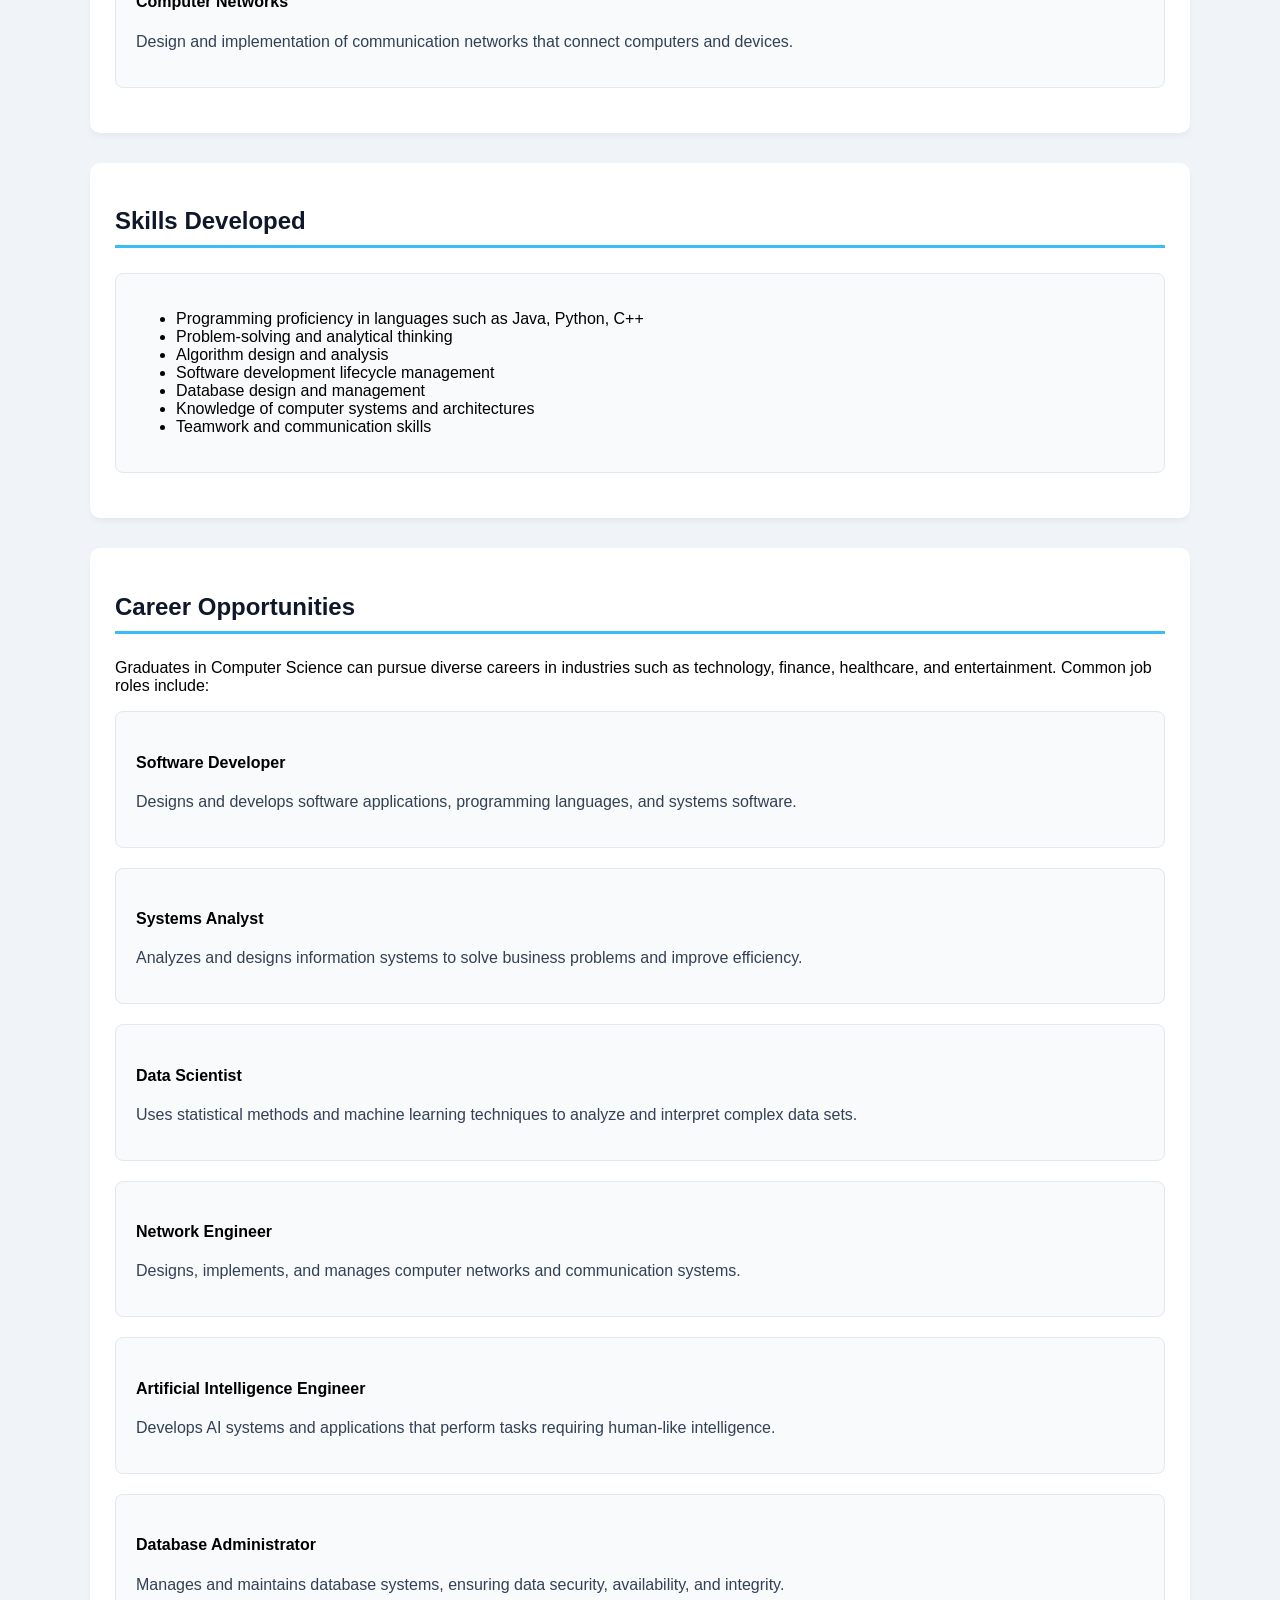
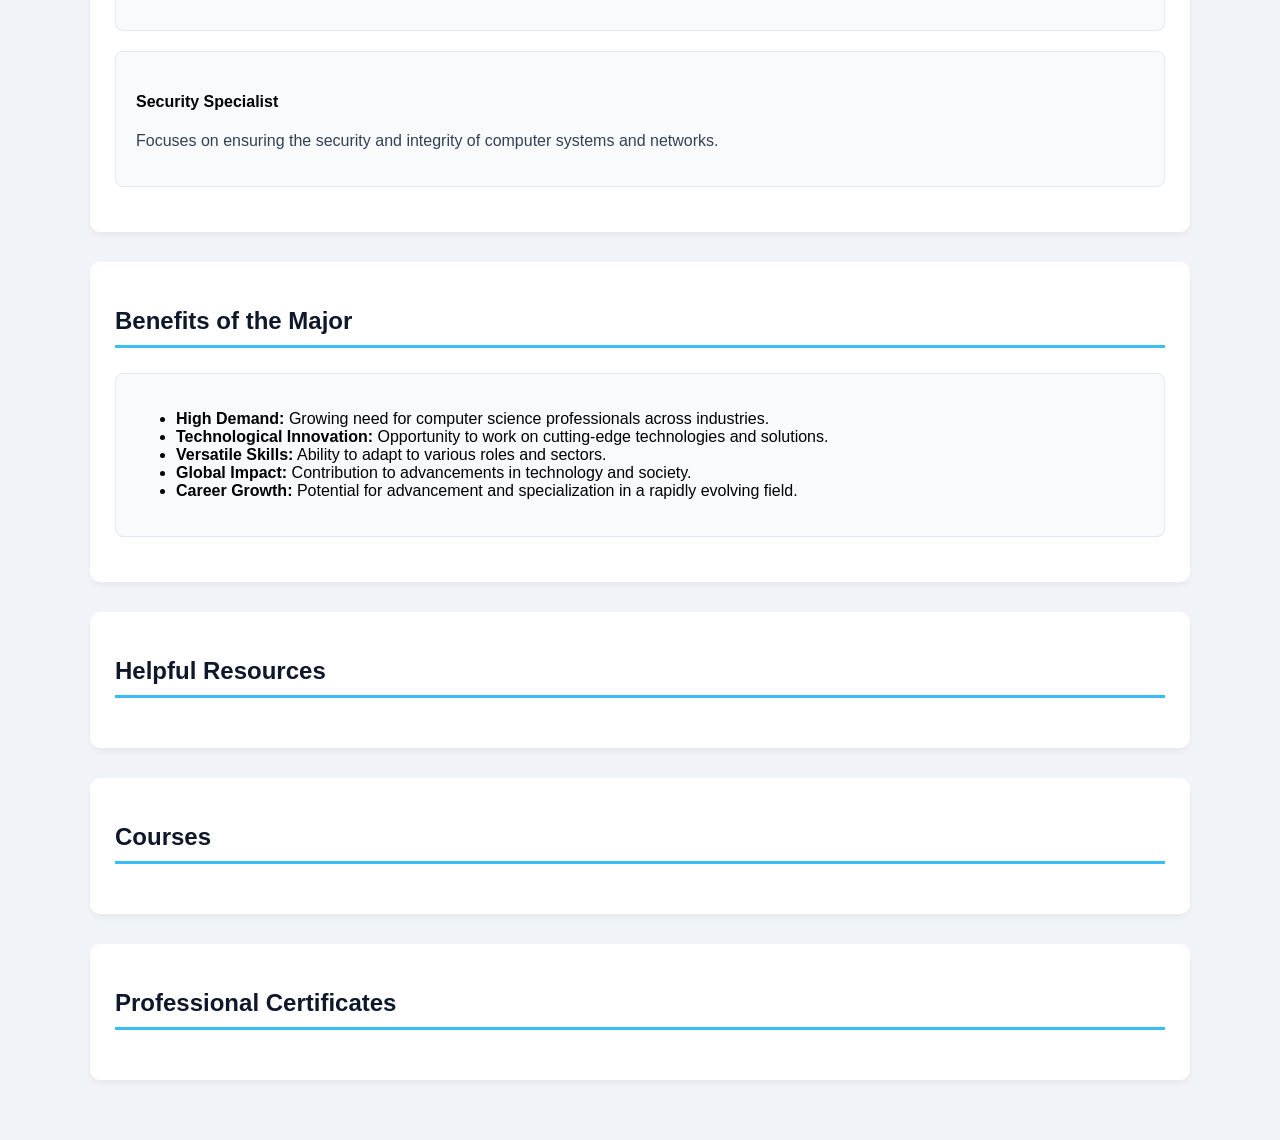
<file: Computer-Science.html>
<!DOCTYPE html>
<html lang="en">
<head>
    <meta charset="UTF-8">
    <meta name="viewport" content="width=device-width, initial-scale=1.0">
    <title>Computer Science</title>
    <link rel="stylesheet" href="styles.css">
</head>
<body>
    <header>
        <span class="text-bottom">mubsir</span>
         <p>Computer Science</p>
         <a class="back" href="Computer-Majors.html">&#8680;</a>
         <nav>
            <ul>
                <li><a href="#Brief">Brief</a></li>
                <li><a href="#KAS">Key Areas of Study</a></li>
                <li><a href="#SD">Skills Developed</a></li>
                <li><a href="#CO">Career Opportunities</a></li>
                <li><a href="#BOM">Benefits of the Major</a></li>
                <li><a href="#help">Helpful Resources</a></li>
                <li><a href="#Courses">Courses</a></li>
                <li><a href="#Certificates">Professional Certificates</a></li>
            </ul>
        </nav>
    </header>
    <main>
        <section id="Brief">
            <h2>Brief</h2>
            <p>
                Computer Science is the study of algorithms, computational processes, and the design and analysis of software and hardware systems. It encompasses both theoretical foundations and practical applications, preparing students to solve complex problems and innovate in various domains. Graduates have diverse career opportunities and play a crucial role in shaping technology-driven advancements.
            </p>
        </section>
        <section id="KAS">
            <h2>Key Areas of Study</h2>
            <div class="item">
                <h4>Algorithms and Data Structures</h4>
                <p>Study of efficient algorithms for solving computational problems and organizing data.</p>
            </div>
            <div class="item">
                <h4>Software Engineering</h4>
                <p>Principles and practices for developing and maintaining reliable and scalable software systems.</p>
            </div>
            <div class="item">
                <h4>Computer Systems and Architecture</h4>
                <p>Design and organization of computer hardware and systems, including processors, memory, and storage.</p>
            </div>
            <div class="item">
                <h4>Artificial Intelligence and Machine Learning</h4>
                <p>Techniques and algorithms for creating intelligent systems that learn and adapt.</p>
            </div>
            <div class="item">
                <h4>Database Systems</h4>
                <p>Design, implementation, and management of databases to store and retrieve data efficiently.</p>
            </div>
            <div class="item">
                <h4>Operating Systems</h4>
                <p>Principles and functionality of operating systems that manage computer resources and provide user interfaces.</p>
            </div>
            <div class="item">
                <h4>Computer Networks</h4>
                <p>Design and implementation of communication networks that connect computers and devices.</p>
            </div>
        </section>
        <section id="SD">
            <h2>Skills Developed</h2>
            <div class="item">
                <ul>
                    <li>Programming proficiency in languages such as Java, Python, C++</li>
                    <li>Problem-solving and analytical thinking</li>
                    <li>Algorithm design and analysis</li>
                    <li>Software development lifecycle management</li> 
                    <li>Database design and management</li>
                    <li>Knowledge of computer systems and architectures</li>
                    <li>Teamwork and communication skills</li>
                </ul>
            </div>
        </section>
        <section id="CO">
            <h2>Career Opportunities</h2>
            <p>Graduates in Computer Science can pursue diverse careers in industries such as technology, finance, healthcare, and entertainment. Common job roles include:</p>
            <div class="item">
                <h4>Software Developer</h4>
                <p>Designs and develops software applications, programming languages, and systems software.</p>
            </div>
            <div class="item">
                <h4>Systems Analyst</h4>
                <p>Analyzes and designs information systems to solve business problems and improve efficiency.</p>
            </div>
            <div class="item">
                <h4>Data Scientist</h4>
                <p>Uses statistical methods and machine learning techniques to analyze and interpret complex data sets.</p>
            </div>
            <div class="item">
                <h4>Network Engineer</h4>
                <p>Designs, implements, and manages computer networks and communication systems.</p>
            </div>
            <div class="item">
                <h4>Artificial Intelligence Engineer</h4>
                <p>Develops AI systems and applications that perform tasks requiring human-like intelligence.</p>
            </div>
            <div class="item">
                <h4>Database Administrator</h4>
                <p>Manages and maintains database systems, ensuring data security, availability, and integrity.</p>
            </div>
            <div class="item">
                <h4>Security Specialist</h4>
                <p>Focuses on ensuring the security and integrity of computer systems and networks.</p>
            </div>
        </section>
        <section id="BOM">
            <h2>Benefits of the Major</h2>
            <div class="item">
                <ul>
                    <li><strong>High Demand:</strong> Growing need for computer science professionals across industries.</li>
                    <li><strong>Technological Innovation:</strong> Opportunity to work on cutting-edge technologies and solutions.</li>
                    <li><strong>Versatile Skills:</strong> Ability to adapt to various roles and sectors.</li>
                    <li><strong>Global Impact:</strong> Contribution to advancements in technology and society.</li>
                    <li><strong>Career Growth:</strong> Potential for advancement and specialization in a rapidly evolving field.</li>
                </ul>
            </div>
        </section>
        <section id="help">
            <h2>Helpful Resources</h2>
        </section>
        <section id="Courses">
            <h2>Courses</h2>
        </section>
        <section id="Certificates">
            <h2>Professional Certificates</h2>
        </section>
    </main>
    
    <a href="#" class="back-to-top" id="backToTop">&#8679;</a>
    <script src="script.js"></script>
</body>
</html>
</file>
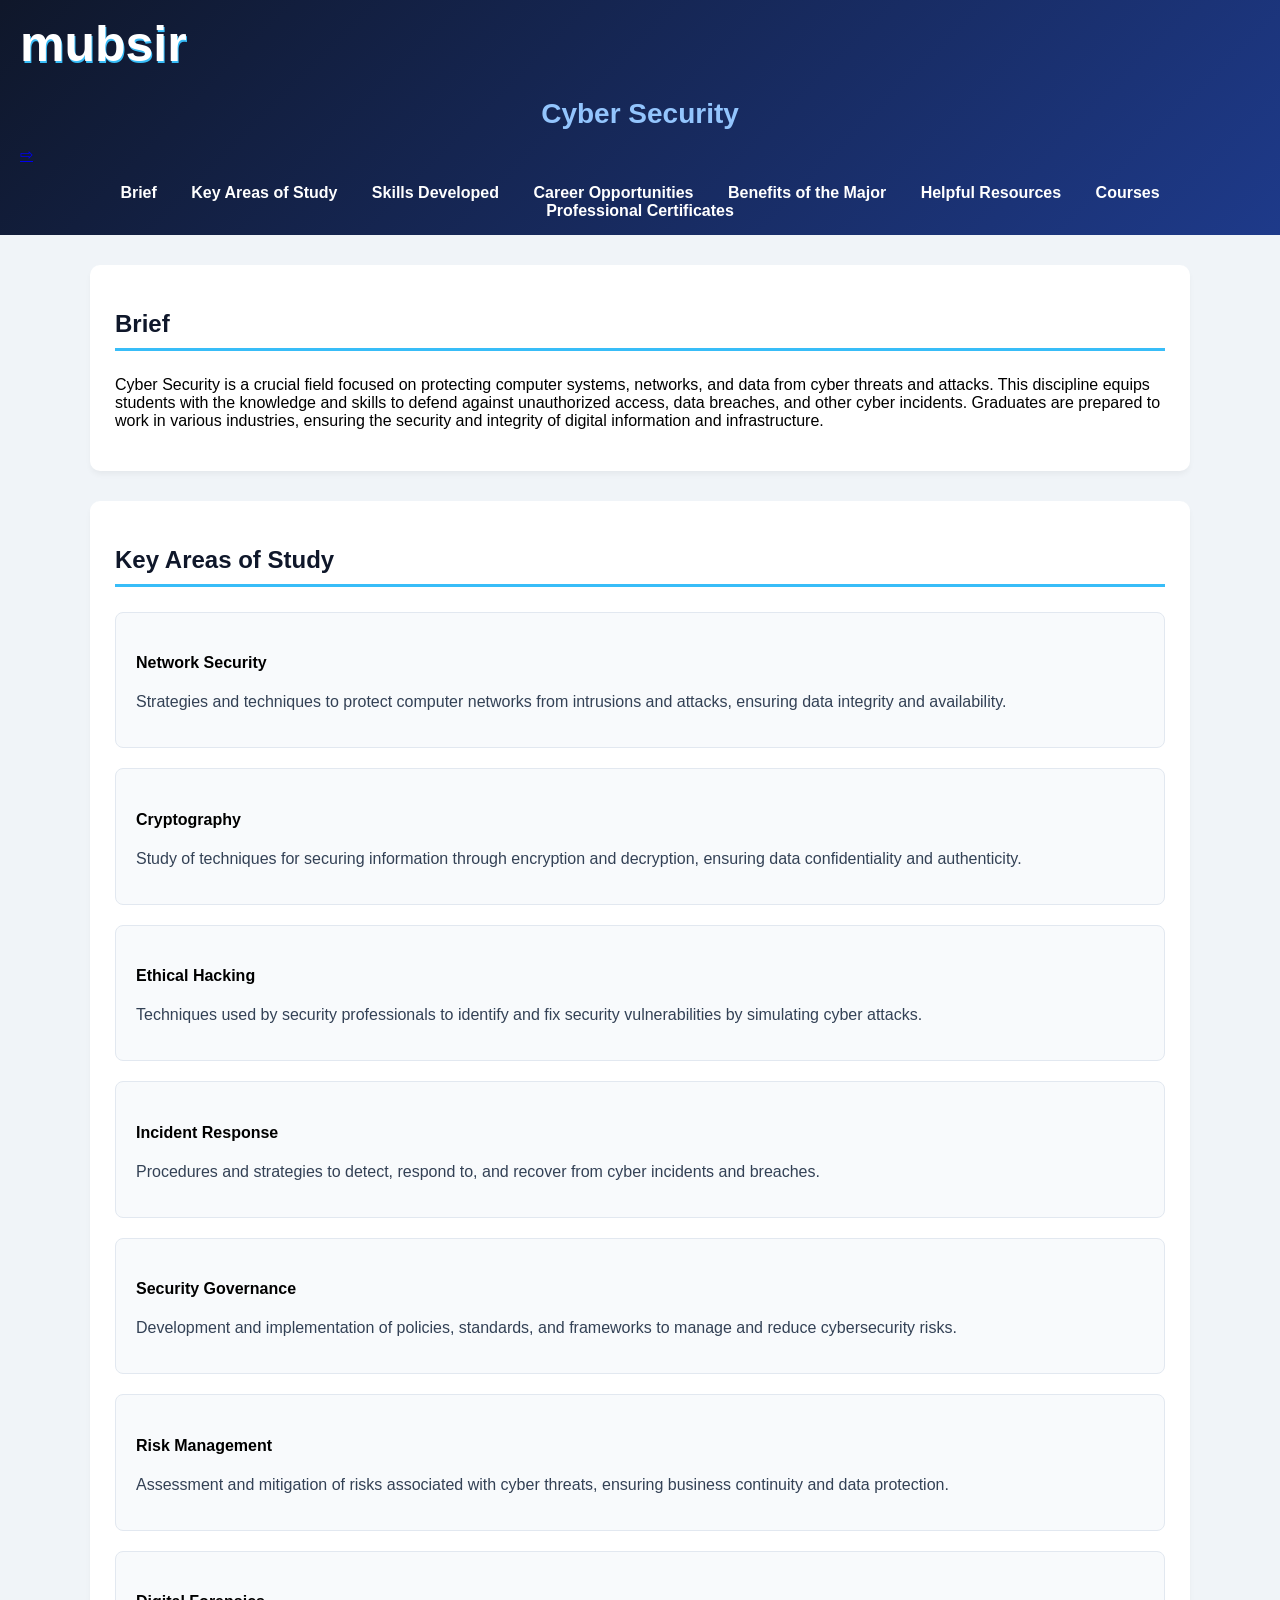
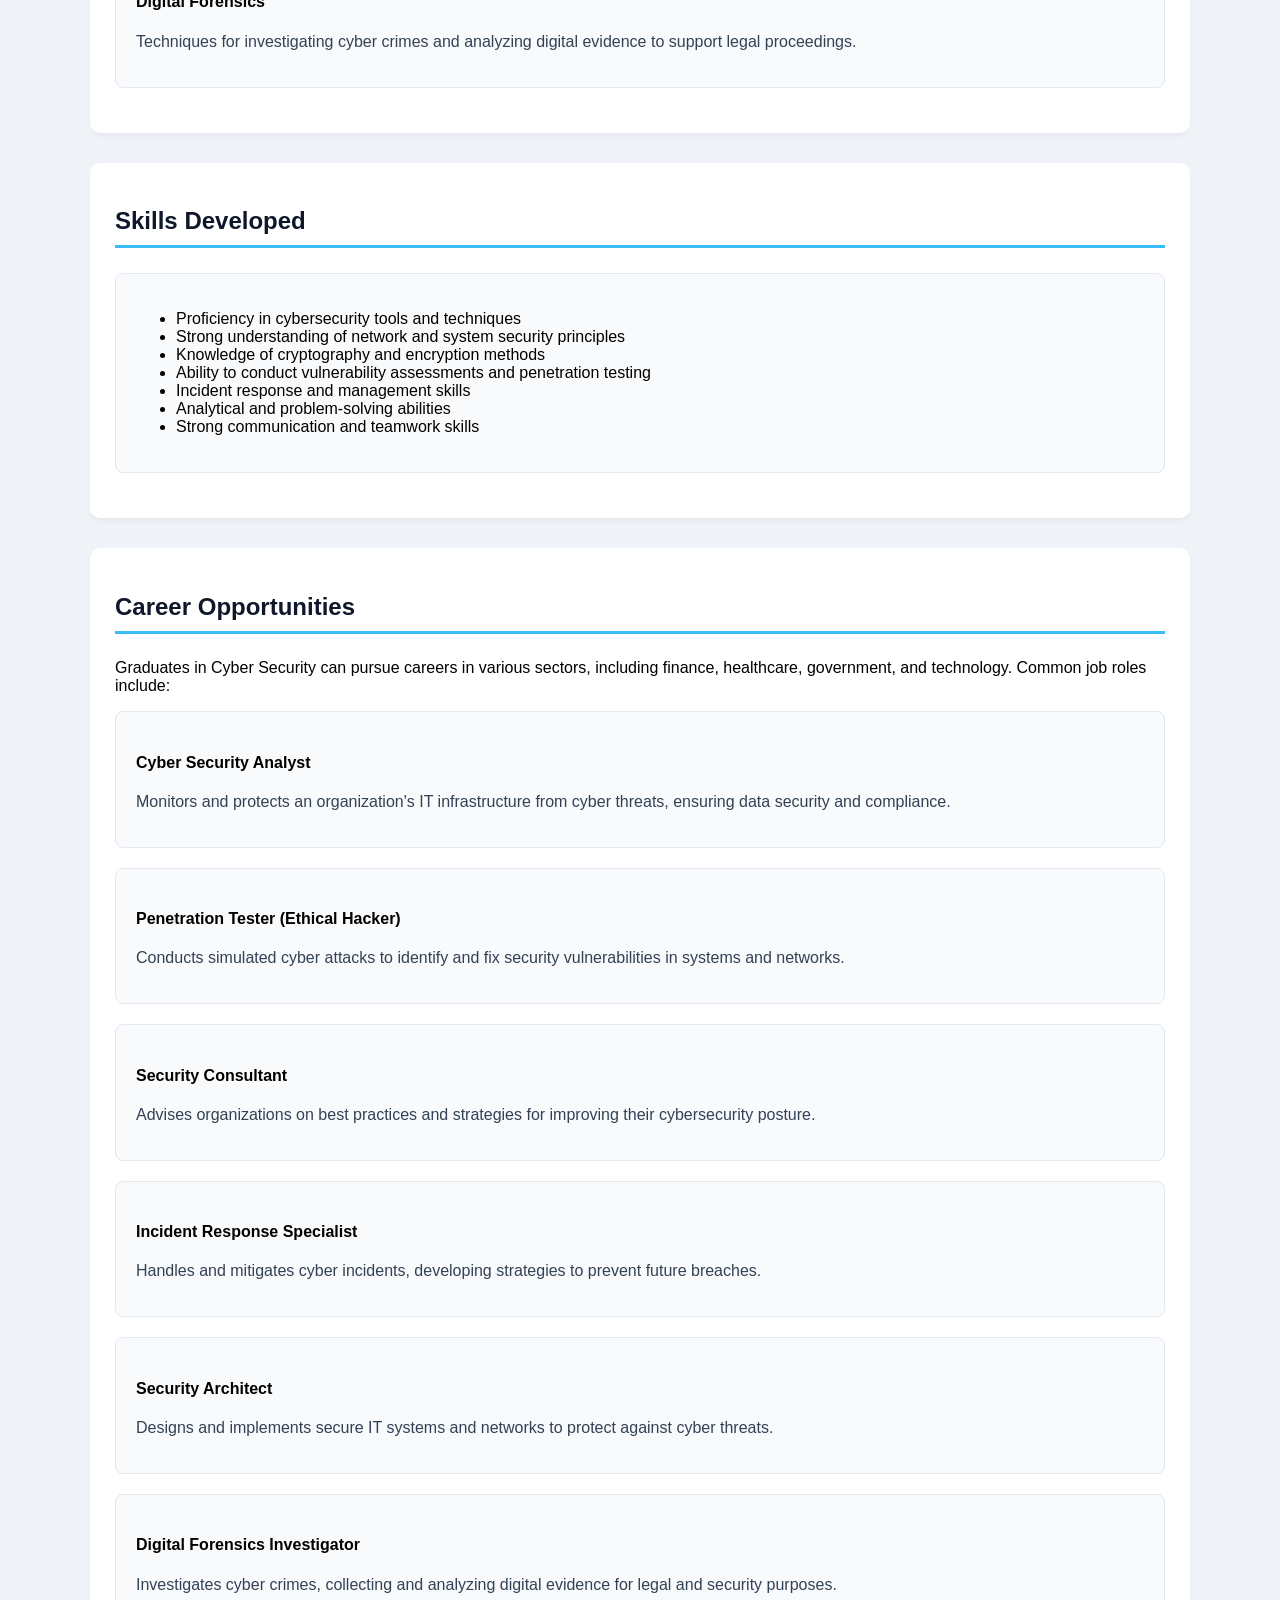
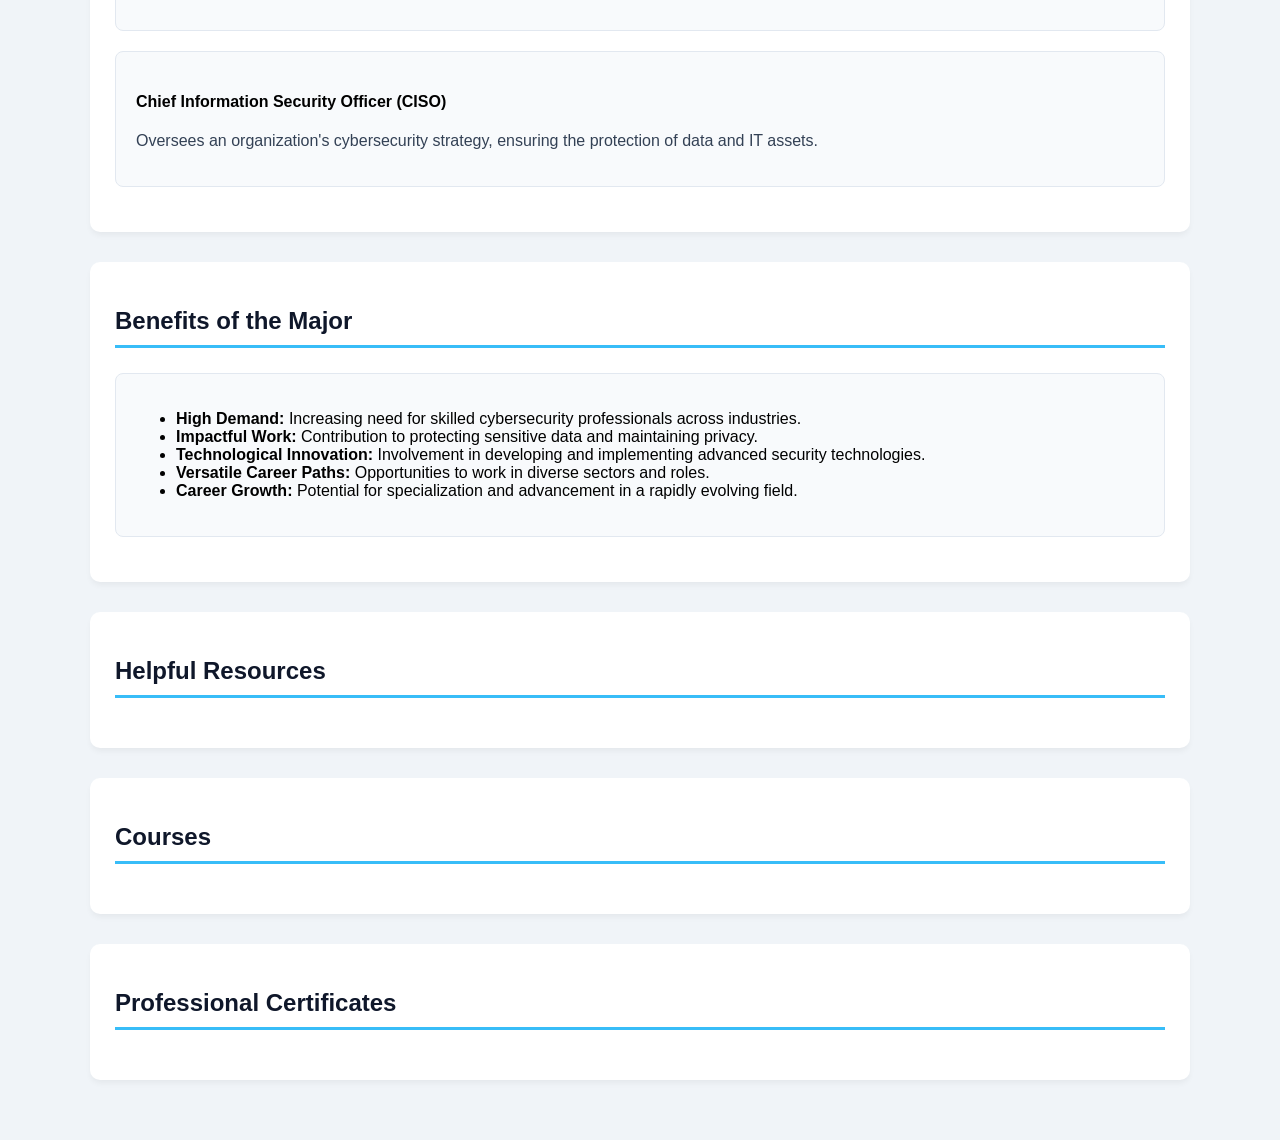
<file: CyberSecurity.html>
<!DOCTYPE html>
<html lang="en">
<head>
    <meta charset="UTF-8">
    <meta name="viewport" content="width=device-width, initial-scale=1.0">
    <title>Cyber Security</title>
    <link rel="stylesheet" href="styles.css">
</head>
<body>
    <header>
        <span class="text-bottom">mubsir</span>
         <p>Cyber Security</p>
         <a class="back" href="Computer-Majors.html">&#8680;</a>
         <nav>
            <ul>
                <li><a href="#Brief">Brief</a></li>
                <li><a href="#KAS">Key Areas of Study</a></li>
                <li><a href="#SD">Skills Developed</a></li>
                <li><a href="#CO">Career Opportunities</a></li>
                <li><a href="#BOM">Benefits of the Major</a></li>
                <li><a href="#help">Helpful Resources</a></li>
                <li><a href="#Courses">Courses</a></li>
                <li><a href="#Certificates">Professional Certificates</a></li>
            </ul>
        </nav>
    </header>
    <main>
        <section id="Brief">
            <h2>Brief</h2>
            <p>
                Cyber Security is a crucial field focused on protecting computer systems, networks, and data from cyber threats and attacks. This discipline equips students with the knowledge and skills to defend against unauthorized access, data breaches, and other cyber incidents. Graduates are prepared to work in various industries, ensuring the security and integrity of digital information and infrastructure.
            </p>
        </section>
        <section id="KAS">
            <h2>Key Areas of Study</h2>
            <div class="item">
                <h4>Network Security</h4>
                <p>Strategies and techniques to protect computer networks from intrusions and attacks, ensuring data integrity and availability.</p>
            </div>
            <div class="item">
                <h4>Cryptography</h4>
                <p>Study of techniques for securing information through encryption and decryption, ensuring data confidentiality and authenticity.</p>
            </div>
            <div class="item">
                <h4>Ethical Hacking</h4>
                <p>Techniques used by security professionals to identify and fix security vulnerabilities by simulating cyber attacks.</p>
            </div>
            <div class="item">
                <h4>Incident Response</h4>
                <p>Procedures and strategies to detect, respond to, and recover from cyber incidents and breaches.</p>
            </div>
            <div class="item">
                <h4>Security Governance</h4>
                <p>Development and implementation of policies, standards, and frameworks to manage and reduce cybersecurity risks.</p>
            </div>
            <div class="item">
                <h4>Risk Management</h4>
                <p>Assessment and mitigation of risks associated with cyber threats, ensuring business continuity and data protection.</p>
            </div>
            <div class="item">
                <h4>Digital Forensics</h4>
                <p>Techniques for investigating cyber crimes and analyzing digital evidence to support legal proceedings.</p>
            </div>
        </section>
        <section id="SD">
            <h2>Skills Developed</h2>
            <div class="item">
                <ul>
                    <li>Proficiency in cybersecurity tools and techniques</li>
                    <li>Strong understanding of network and system security principles</li>
                    <li>Knowledge of cryptography and encryption methods</li>
                    <li>Ability to conduct vulnerability assessments and penetration testing</li> 
                    <li>Incident response and management skills</li>
                    <li>Analytical and problem-solving abilities</li>
                    <li>Strong communication and teamwork skills</li>
                </ul>
            </div>
        </section>
        <section id="CO">
            <h2>Career Opportunities</h2>
            <p>Graduates in Cyber Security can pursue careers in various sectors, including finance, healthcare, government, and technology. Common job roles include:</p>
            <div class="item">
                <h4>Cyber Security Analyst</h4>
                <p>Monitors and protects an organization's IT infrastructure from cyber threats, ensuring data security and compliance.</p>
            </div>
            <div class="item">
                <h4>Penetration Tester (Ethical Hacker)</h4>
                <p>Conducts simulated cyber attacks to identify and fix security vulnerabilities in systems and networks.</p>
            </div>
            <div class="item">
                <h4>Security Consultant</h4>
                <p>Advises organizations on best practices and strategies for improving their cybersecurity posture.</p>
            </div>
            <div class="item">
                <h4>Incident Response Specialist</h4>
                <p>Handles and mitigates cyber incidents, developing strategies to prevent future breaches.</p>
            </div>
            <div class="item">
                <h4>Security Architect</h4>
                <p>Designs and implements secure IT systems and networks to protect against cyber threats.</p>
            </div>
            <div class="item">
                <h4>Digital Forensics Investigator</h4>
                <p>Investigates cyber crimes, collecting and analyzing digital evidence for legal and security purposes.</p>
            </div>
            <div class="item">
                <h4>Chief Information Security Officer (CISO)</h4>
                <p>Oversees an organization's cybersecurity strategy, ensuring the protection of data and IT assets.</p>
            </div>
        </section>
        <section id="BOM">
            <h2>Benefits of the Major</h2>
            <div class="item">
                <ul>
                    <li><strong>High Demand:</strong> Increasing need for skilled cybersecurity professionals across industries.</li>
                    <li><strong>Impactful Work:</strong> Contribution to protecting sensitive data and maintaining privacy.</li>
                    <li><strong>Technological Innovation:</strong> Involvement in developing and implementing advanced security technologies.</li>
                    <li><strong>Versatile Career Paths:</strong> Opportunities to work in diverse sectors and roles.</li>
                    <li><strong>Career Growth:</strong> Potential for specialization and advancement in a rapidly evolving field.</li>
                </ul>
            </div>
        </section>
        <section id="help">
            <h2>Helpful Resources</h2>
        </section>
        <section id="Courses">
            <h2>Courses</h2>
        </section>
        <section id="Certificates">
            <h2>Professional Certificates</h2>
        </section>
    </main>
    
    <a href="#" class="back-to-top" id="backToTop">&#8679;</a>
    <script src="script.js"></script>
</body>
</html>
</file>
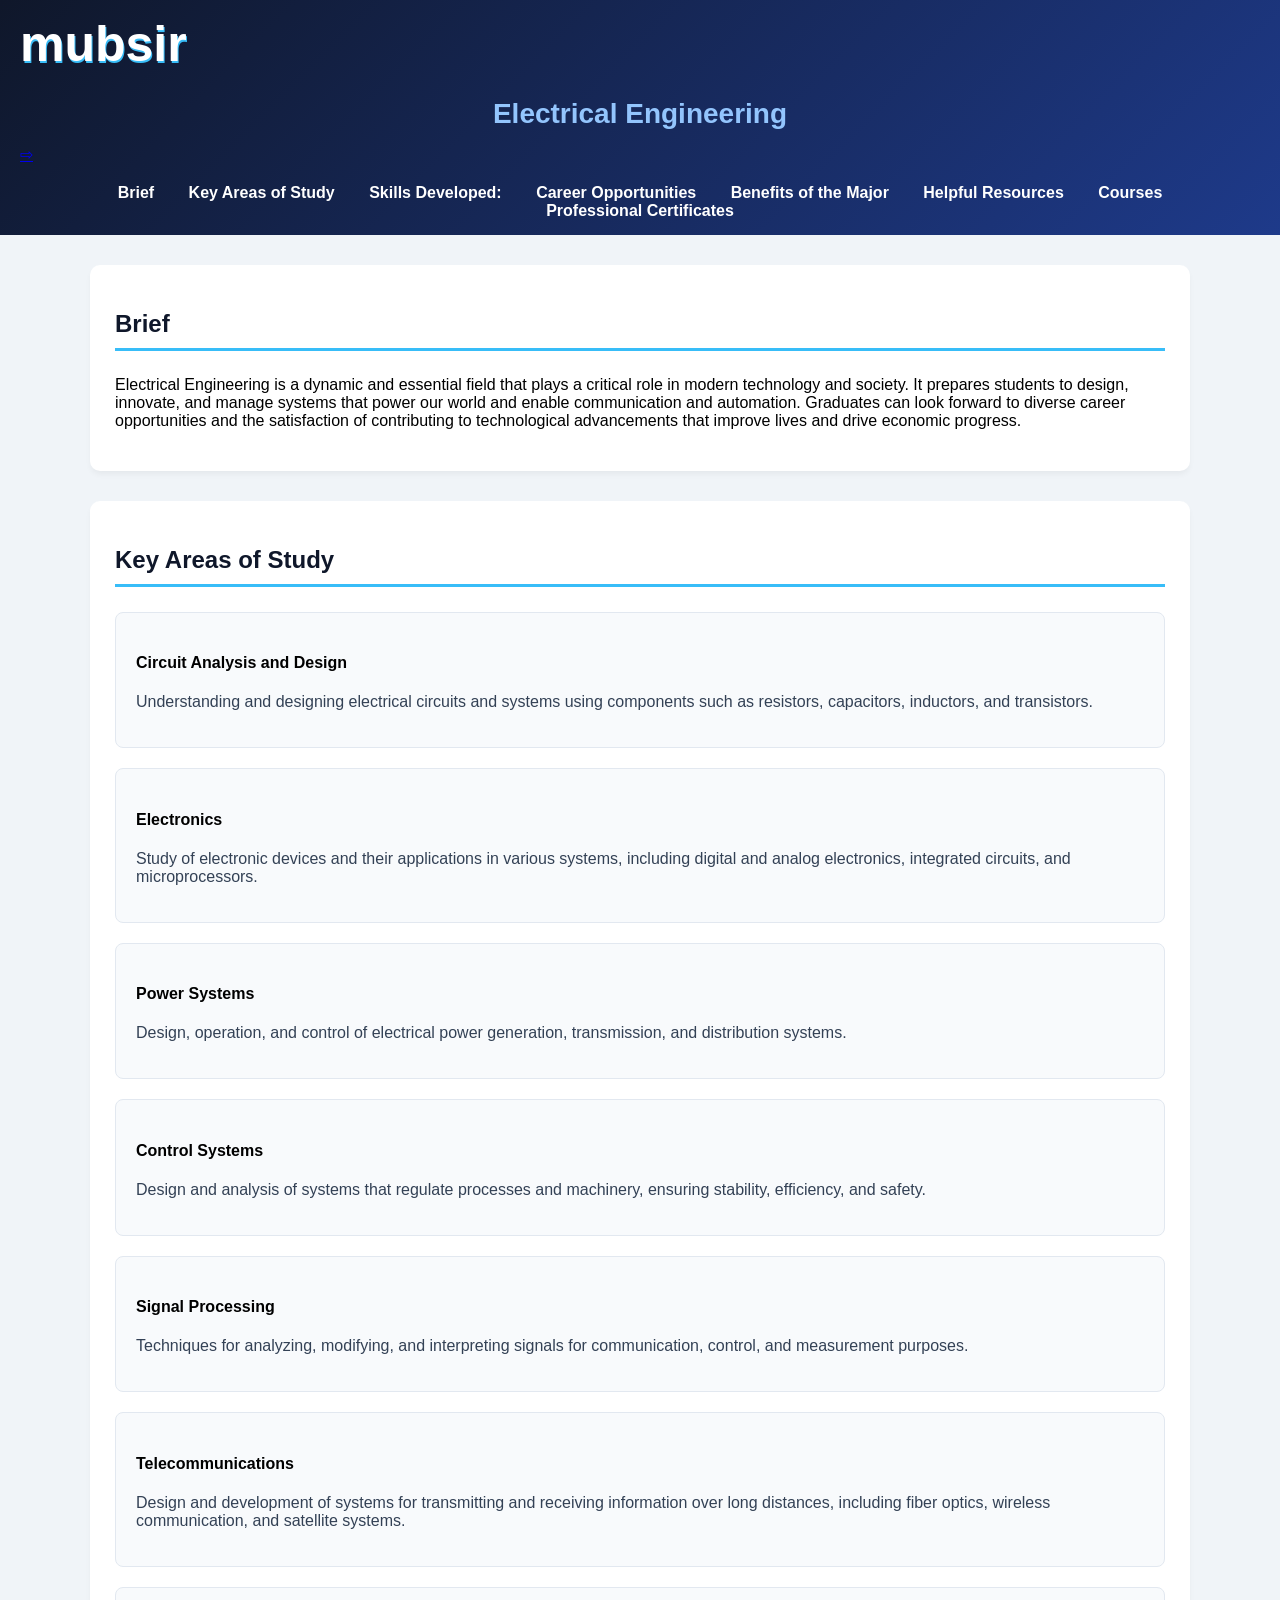
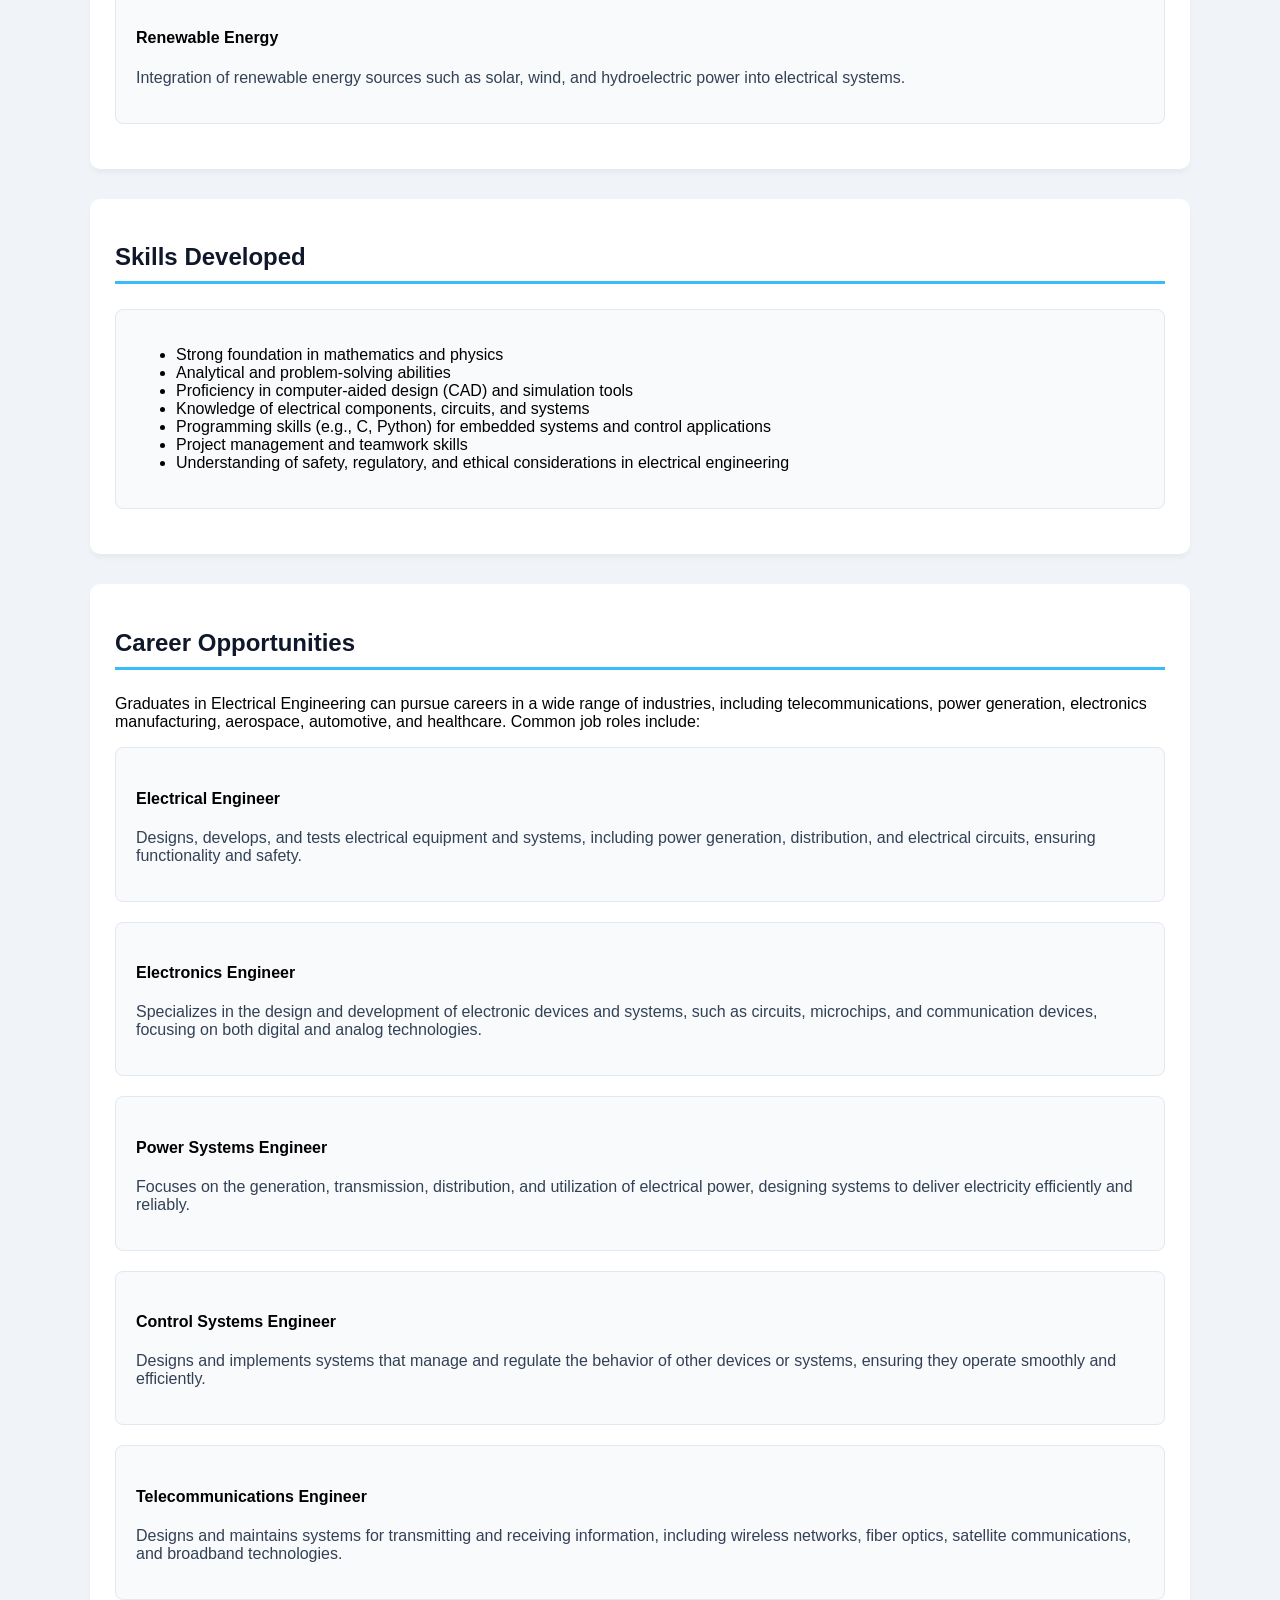
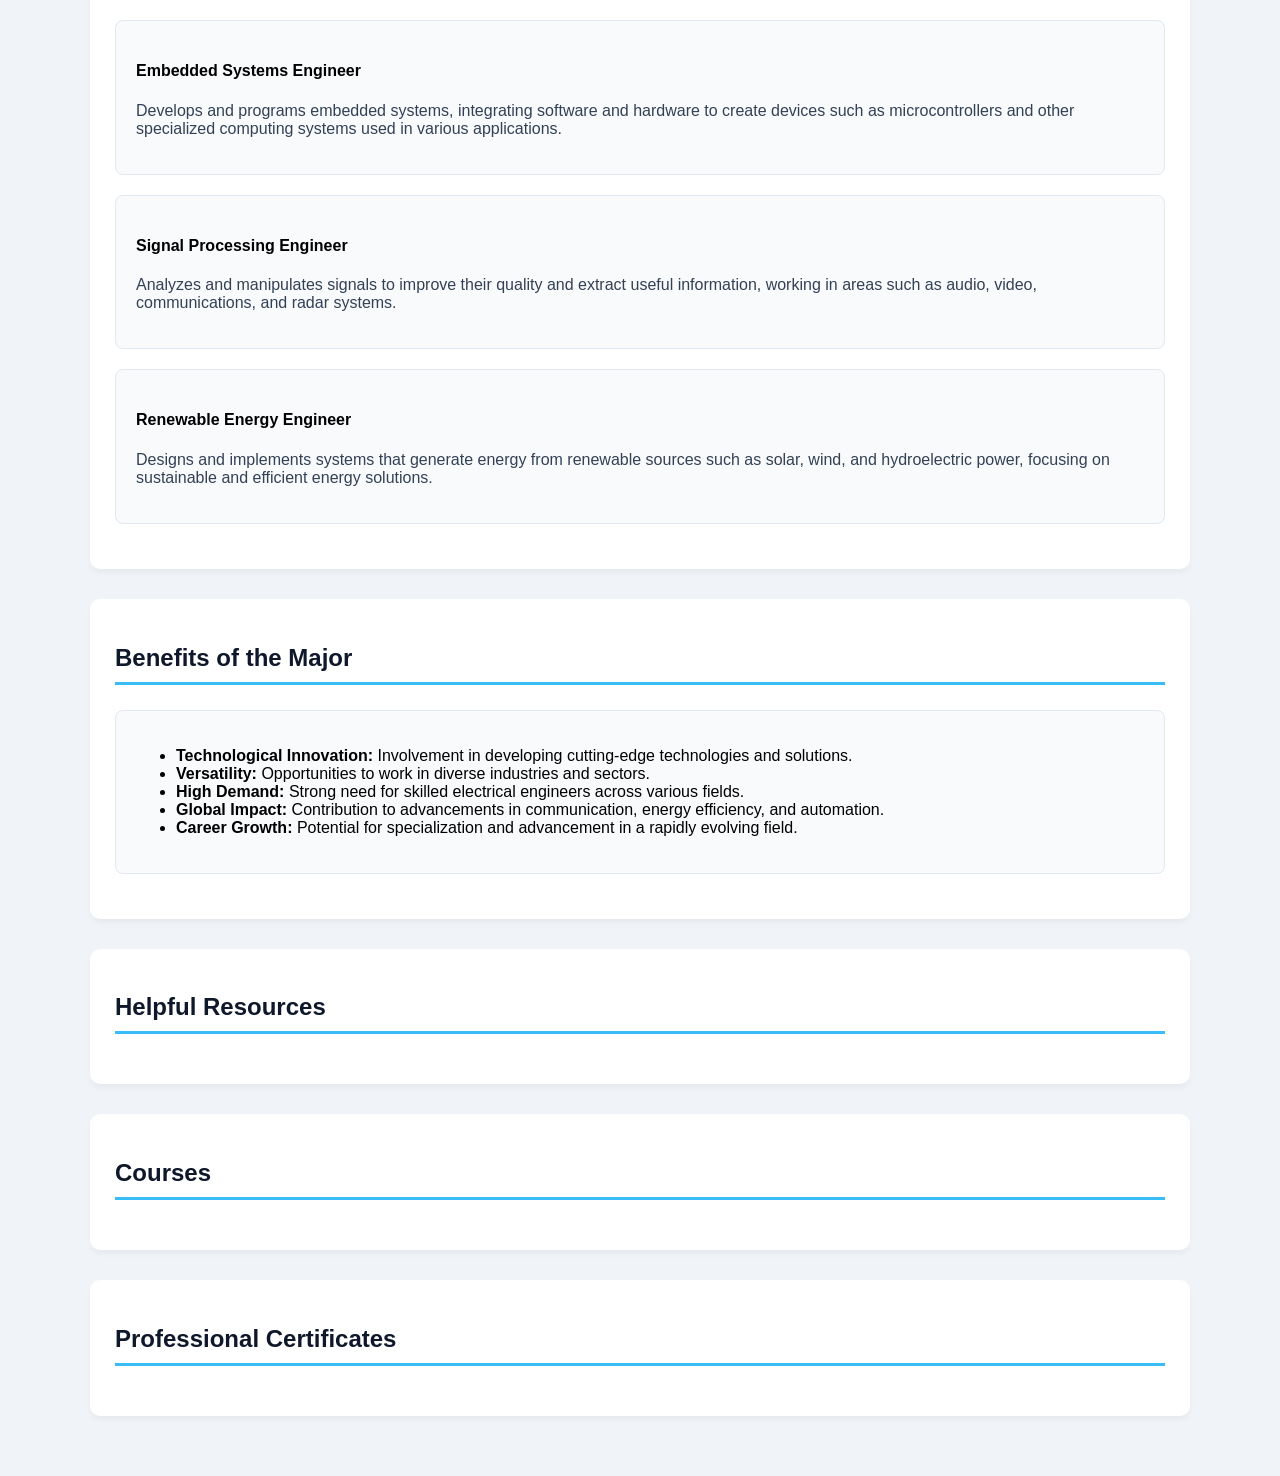
<file: ElectricalEngineering.html>
<!DOCTYPE html>
<html lang="en">
<head>
    <meta charset="UTF-8">
    <meta name="viewport" content="width=device-width, initial-scale=1.0">
    <title>Electrical Engineering </title>
    <link rel="stylesheet" href="styles.css">
</head>
<body>
    <header>
        <span class="text-bottom">mubsir</span>
         <P>Electrical Engineering </P>
         <a class="back" href="Engineering-majors.html">&#8680;</a>
         <nav>
            <ul>
                <li><a href="#Brief">Brief</a></li>
                <li><a href="#KAS">Key Areas of Study</a></li>
                <li><a href="#SD">Skills Developed:</a></li>
                <li><a href="#CO">Career Opportunities</a></li>
                <li><a href="#BOM">Benefits of the Major</a></li>
                <li><a href="#help">Helpful Resources</a></li>
                <li><a href="#Courses">Courses</a></li>
                <li><a href="#Certificates">Professional Certificates</a></li>
            </ul>
        </nav>
    </header>
    <main>
        <section id="Brief">
            <h2>Brief</h2>
            <p>
    Electrical Engineering is a dynamic and essential field that plays a critical role in modern
 technology and society. It prepares students to design, innovate, and manage systems that power 
 our world and enable communication and automation. Graduates can look forward to diverse career
 opportunities and the satisfaction of contributing to technological advancements that improve lives
  and drive economic progress.  
            </p>
        </section>
        <section id="KAS">
            <h2>Key Areas of Study</h2>
            <div class="item">
                <h4>Circuit Analysis and Design</h4>
                <p>Understanding and designing electrical circuits and systems using components such as resistors, capacitors, inductors, and transistors.</p>
            </div>
            <div class="item">
                <h4>Electronics</h4>
                <P>Study of electronic devices and their applications in various systems, including digital and analog electronics, integrated circuits, and microprocessors.</P>
            </div>
            <div class="item">
                <h4>Power Systems</h4>
                <P>Design, operation, and control of electrical power generation, transmission, and distribution systems.</P>
            </div>
            <div class="item">
                <h4>Control Systems</h4>
                <P>Design and analysis of systems that regulate processes and machinery, ensuring stability, efficiency, and safety.</P>
            </div>
            <div class="item">
                <h4>Signal Processing</h4>
                <P>Techniques for analyzing, modifying, and interpreting signals for communication, control, and measurement purposes.</P>
            </div>
            <div class="item">
                <h4>Telecommunications</h4>
                <P>Design and development of systems for transmitting and receiving information over long distances, including fiber optics, wireless communication, and satellite systems.</P>
            </div>
            <div class="item">
                <h4>Renewable Energy</h4>
                <P>Integration of renewable energy sources such as solar, wind, and hydroelectric power into electrical systems.</P>
            </div>
        </section>
        <section id="SD">
            <h2>Skills Developed</h2>
            <div class="item">
                <ul>
                    <li>Strong foundation in mathematics and physics</li>
                    <li>Analytical and problem-solving abilities</li>
                    <li>Proficiency in computer-aided design (CAD) and simulation tools</li> 
                    <li>Knowledge of electrical components, circuits, and systems</li>
                    <li>Programming skills (e.g., C, Python) for embedded systems and control applications</li>
                    <li>Project management and teamwork skills</li>
                    <li>Understanding of safety, regulatory, and ethical considerations in electrical engineering</li>
                </ul>
            </div>
        </section>
        <section id="CO">
            <h2>Career Opportunities</h2>
            <p>Graduates in Electrical Engineering can pursue careers in a wide range of industries, 
            including telecommunications, power generation, electronics manufacturing, aerospace, automotive,
             and healthcare. Common job roles include:</p>
            <div class="item">
                <h4>Electrical Engineer</h4>
                <p>Designs, develops, and tests electrical equipment and systems, including power generation, distribution, and electrical circuits, ensuring functionality and safety.</p>
            </div>
            <div class="item">
                <h4>Electronics Engineer</h4>
                <p>Specializes in the design and development of electronic devices and systems, such as circuits, microchips, and communication devices, focusing on both digital and analog technologies.</p>
            </div>
            <div class="item">
                <h4>Power Systems Engineer</h4>
                <p>Focuses on the generation, transmission, distribution, and utilization of electrical power, designing systems to deliver electricity efficiently and reliably.</p>
            </div>
            <div class="item">
                <h4>Control Systems Engineer</h4>
                <p>Designs and implements systems that manage and regulate the behavior of other devices or systems, ensuring they operate smoothly and efficiently.</p>
            </div>
            <div class="item">
                <h4>Telecommunications Engineer</h4>
                <p>Designs and maintains systems for transmitting and receiving information, including wireless networks, fiber optics, satellite communications, and broadband technologies.</p>
            </div>
            <div class="item">
                <h4>Embedded Systems Engineer</h4>
                <p>Develops and programs embedded systems, integrating software and hardware to create devices such as microcontrollers and other specialized computing systems used in various applications.</p>
            </div>
            <div class="item">
                <h4>Signal Processing Engineer</h4>
                <p>Analyzes and manipulates signals to improve their quality and extract useful information, working in areas such as audio, video, communications, and radar systems.</p>
            </div>
            <div class="item">
                <h4>Renewable Energy Engineer</h4>
                <p>Designs and implements systems that generate energy from renewable sources such as solar, wind, and hydroelectric power, focusing on sustainable and efficient energy solutions.</p>
            </div>
        </section>
        <section id="BOM">
            <h2>Benefits of the Major</h2>
            <div class="item">
                <ul>
                    <li><strong>Technological Innovation:</strong> Involvement in developing cutting-edge technologies and solutions.</li>
                    <li><strong>Versatility:</strong> Opportunities to work in diverse industries and sectors.</li>
                    <li><strong>High Demand:</strong> Strong need for skilled electrical engineers across various fields.</li>
                    <li><strong>Global Impact:</strong> Contribution to advancements in communication, energy efficiency, and automation.</li>
                    <li><strong>Career Growth:</strong> Potential for specialization and advancement in a rapidly evolving field.</li>
                </ul>
            </div>
        </section>
        <section id="help">
            <h2>Helpful Resources</h2>
        </section>
        <section id="Courses">
            <h2>Courses</h2>
        </section>
        <section id="Certificates">
            <h2>Professional Certificates</h2>
        </section>
    </main>
    
    <a href="#" class="back-to-top" id="backToTop">&#8679;</a>
    <script src="script.js"></script>
</body>
</html>
</file>
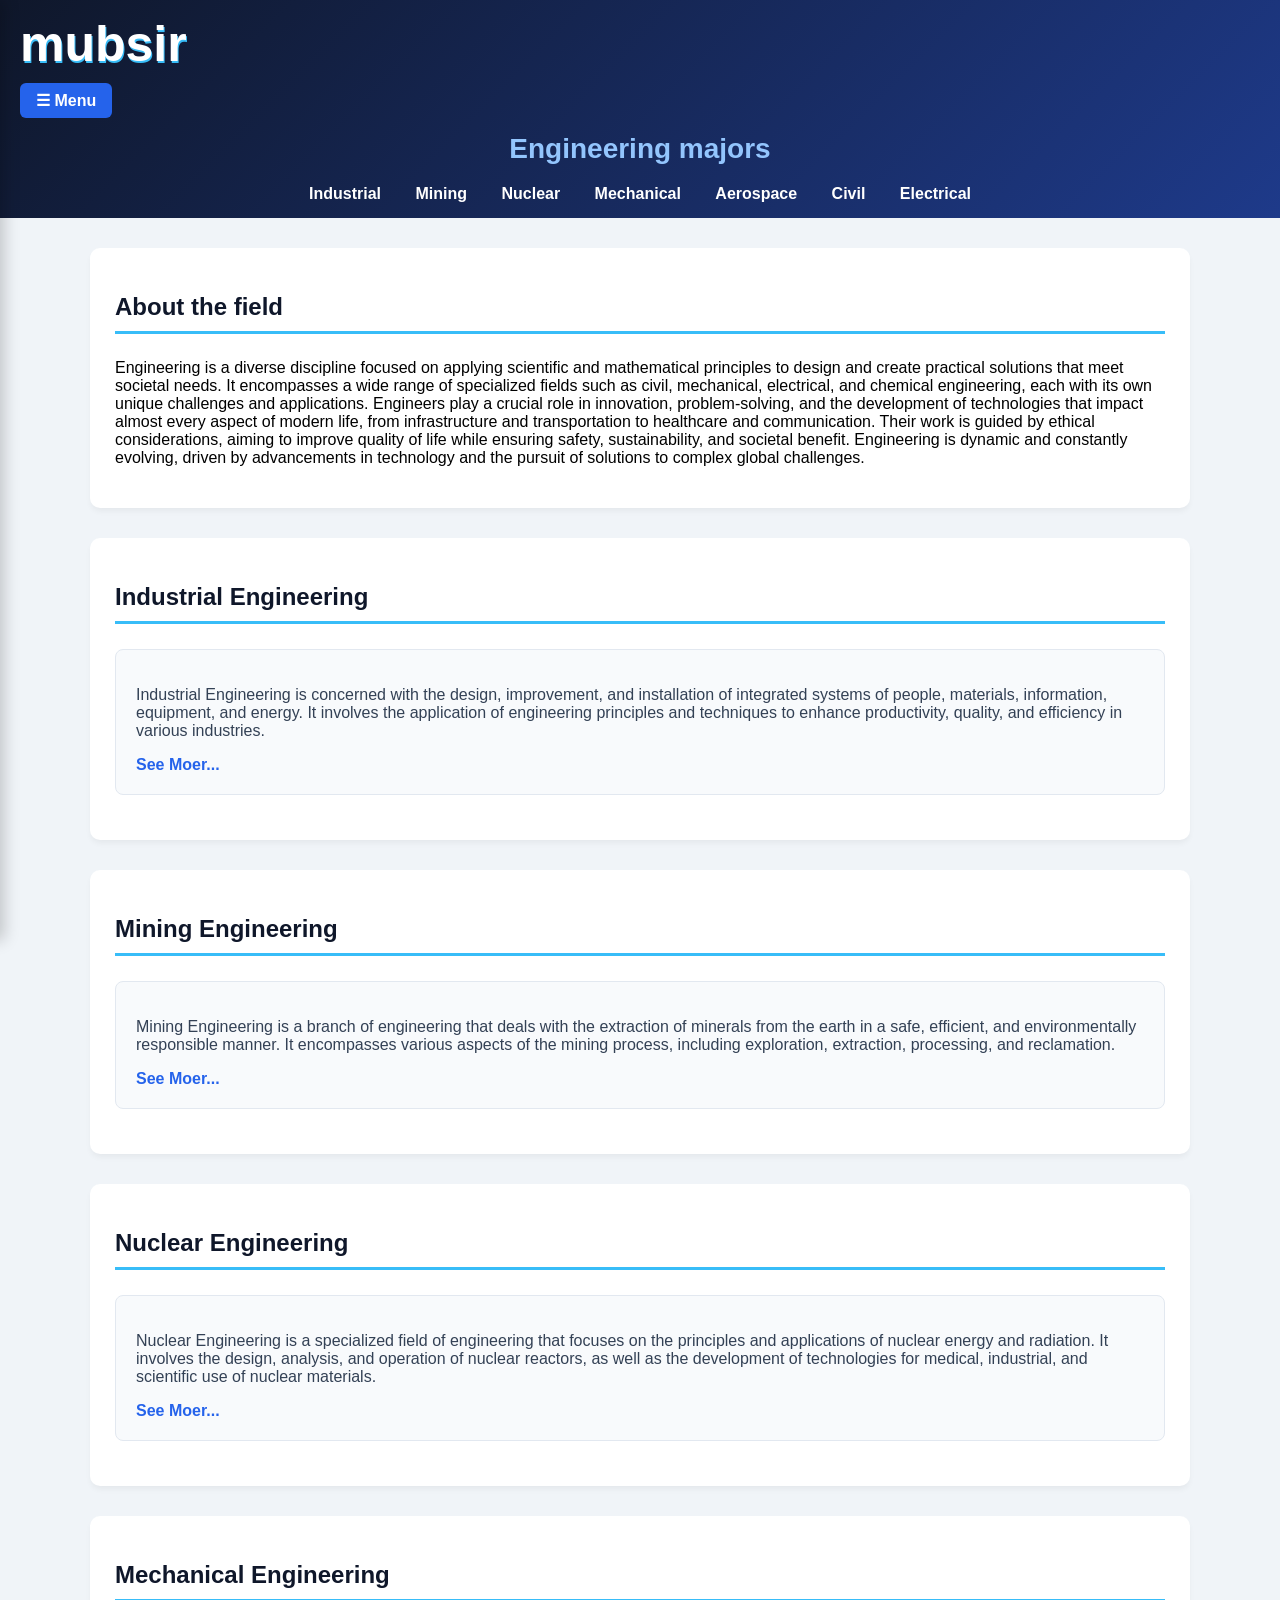
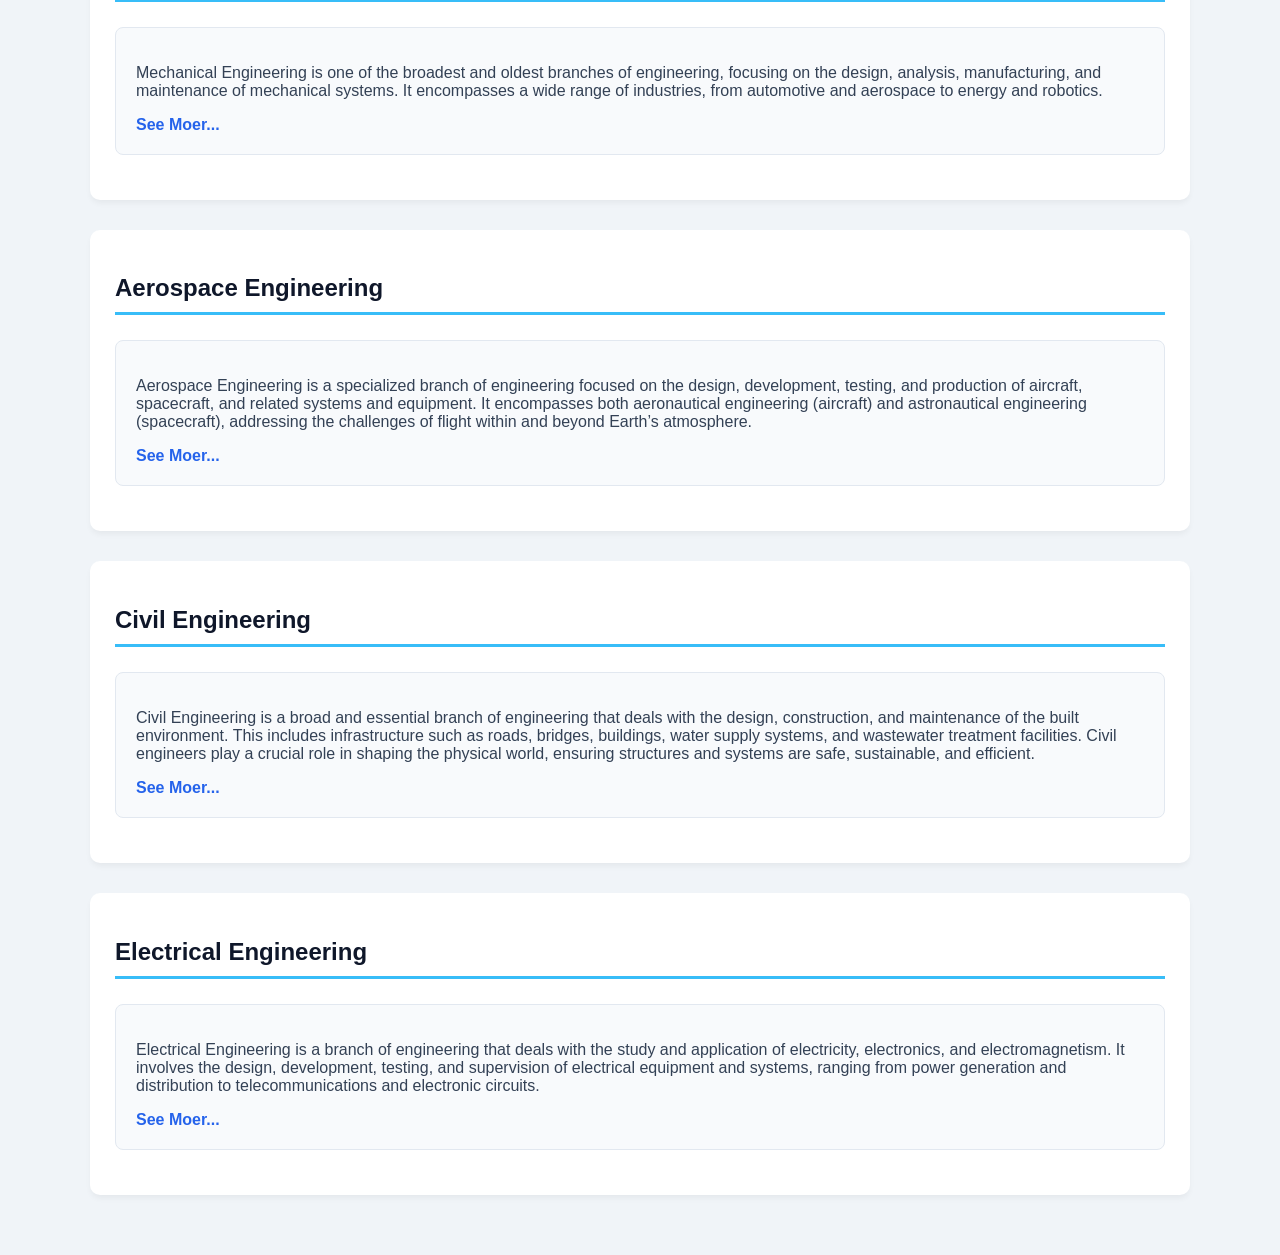
<file: Engineering-majors.html>
<!DOCTYPE html>
<html lang="en">
<head>
    <meta charset="UTF-8">
    <meta name="viewport" content="width=device-width, initial-scale=1.0">
    <title>Engineering majors</title>
    <link rel="stylesheet" href="styles.css">
</head>
<body>
    <header>
        <span class="text-bottom">mubsir</span><br/>
        <button id="toggle-sidebar">☰ Menu</button>
         <P>Engineering majors</P>
         <nav>
            <ul>
                <li><a href="#IE">Industrial</a></li>
                <li><a href="#ME">Mining</a></li>
                <li><a href="#NE">Nuclear</a></li>
                <li><a href="#MCE">Mechanical</a></li>
                <li><a href="#AE">Aerospace</a></li>
                <li><a href="#CE">Civil</a></li>
                <li><a href="#EE">Electrical</a></li>
            </ul>
        </nav>
    </header>
    <div class="sidebar" id="sidebar">
        <ul>
            <li><a href="index.html">Home</a></li>
            <li><a href="Computer-Majors.html">Computers Majors</a></li>
            <li><a href="Engineering-majors.html">Engineering majors</a></li>
            <li><a href="#">Contact</a></li>
        </ul>
    </div>
<main>
    <section id="about">
        <h2>About the field </h2>
        <p>
    Engineering is a diverse discipline focused on applying scientific and mathematical principles 
    to design and create practical solutions that meet societal needs. It encompasses a wide range 
    of specialized fields such as civil, mechanical, electrical, and chemical engineering, each with 
    its own unique challenges and applications. Engineers play a crucial role in innovation, 
    problem-solving, and the development of technologies that impact almost every aspect of modern 
     life, from infrastructure and transportation to healthcare and communication. Their work is
      guided by ethical considerations, aiming to improve quality of life while ensuring safety,
       sustainability, and societal benefit. Engineering is dynamic and constantly evolving, driven
        by advancements in technology and the pursuit of solutions to complex global challenges.
        </p>
    </section>
    <section id="IE">
        <h2>Industrial Engineering</h2>
        <div class="item">
            <p>
         Industrial Engineering is concerned with the design, improvement, 
         and installation of integrated systems of people, materials, information,
         equipment, and energy. It involves the application of engineering principles
         and techniques to enhance productivity, quality, and efficiency in various industries.
            </p>
            <a href="Industrial-Engineering.html">See Moer...</a> 
        </div>
    </section>

    <section id="ME">
        <h2>Mining Engineering</h2>
        <div class="item">
            <p>
         Mining Engineering is a branch of engineering that deals with the extraction of
         minerals from the earth in a safe, efficient, and environmentally responsible manner.
         It encompasses various aspects of the mining process, including exploration, extraction,
         processing, and reclamation.
            </p>
            <a href="Mining-Engineering.html">See Moer...</a> 
        </div>
    </section>

    <section id="NE">
        <h2>Nuclear Engineering</h2>
        <div class="item">
            <p>
    Nuclear Engineering is a specialized field of engineering that focuses on the principles 
    and applications of nuclear energy and radiation. It involves the design, analysis, and operation
    of nuclear reactors, as well as the development of technologies for medical, industrial, and 
    scientific use of nuclear materials.
           </p>
        <a href="NuclearEngineering.html">See Moer...</a> 
        </div>
    </section>

    <section id="MCE">
        <h2>Mechanical Engineering</h2>
        <div class="item">
            <p>
    Mechanical Engineering is one of the broadest and oldest branches of engineering, 
    focusing on the design, analysis, manufacturing, and maintenance of mechanical systems. 
    It encompasses a wide range of industries, from automotive and aerospace to energy and robotics.
          </p>
        <a href="MechanicalEngineering.html">See Moer...</a> 
        </div>
    </section>
    <section id="AE">
        <h2>Aerospace Engineering</h2>
        <div class="item">
            <p>
        Aerospace Engineering is a specialized branch of engineering focused on the design,
        development, testing, and production of aircraft, spacecraft, and related systems and
        equipment. It encompasses both aeronautical engineering (aircraft) and astronautical 
        engineering (spacecraft), addressing the challenges of flight within and beyond Earth’s 
        atmosphere.
          </p>
        <a href="AerospaceEngineering.html">See Moer...</a> 
        </div>
    </section>
    <section id="CE">
        <h2>Civil Engineering</h2>
        <div class="item">
            <p>
     Civil Engineering is a broad and essential branch of engineering that deals with the design, 
     construction, and maintenance of the built environment. This includes infrastructure such as
     roads, bridges, buildings, water supply systems, and wastewater treatment facilities. Civil 
     engineers play a crucial role in shaping the physical world, ensuring structures and systems are
      safe, sustainable, and efficient.
          </p>
        <a href="CivilEngineering.html">See Moer...</a> 
        </div>
    </section>
    <section id="EE">
        <h2>Electrical Engineering</h2>
        <div class="item">
            <p>
    Electrical Engineering is a branch of engineering that deals with the study and application
    of electricity, electronics, and electromagnetism. It involves the design, development, testing,
    and supervision of electrical equipment and systems, ranging from power generation and distribution
     to telecommunications and electronic circuits.
          </p>
        <a href="ElectricalEngineering.html">See Moer...</a> 
        </div>
    </section>
</main>
<a href="#" class="back-to-top" id="backToTop">&#8679;</a>
<script src="script.js"></script>
</body>
</html>
</file>
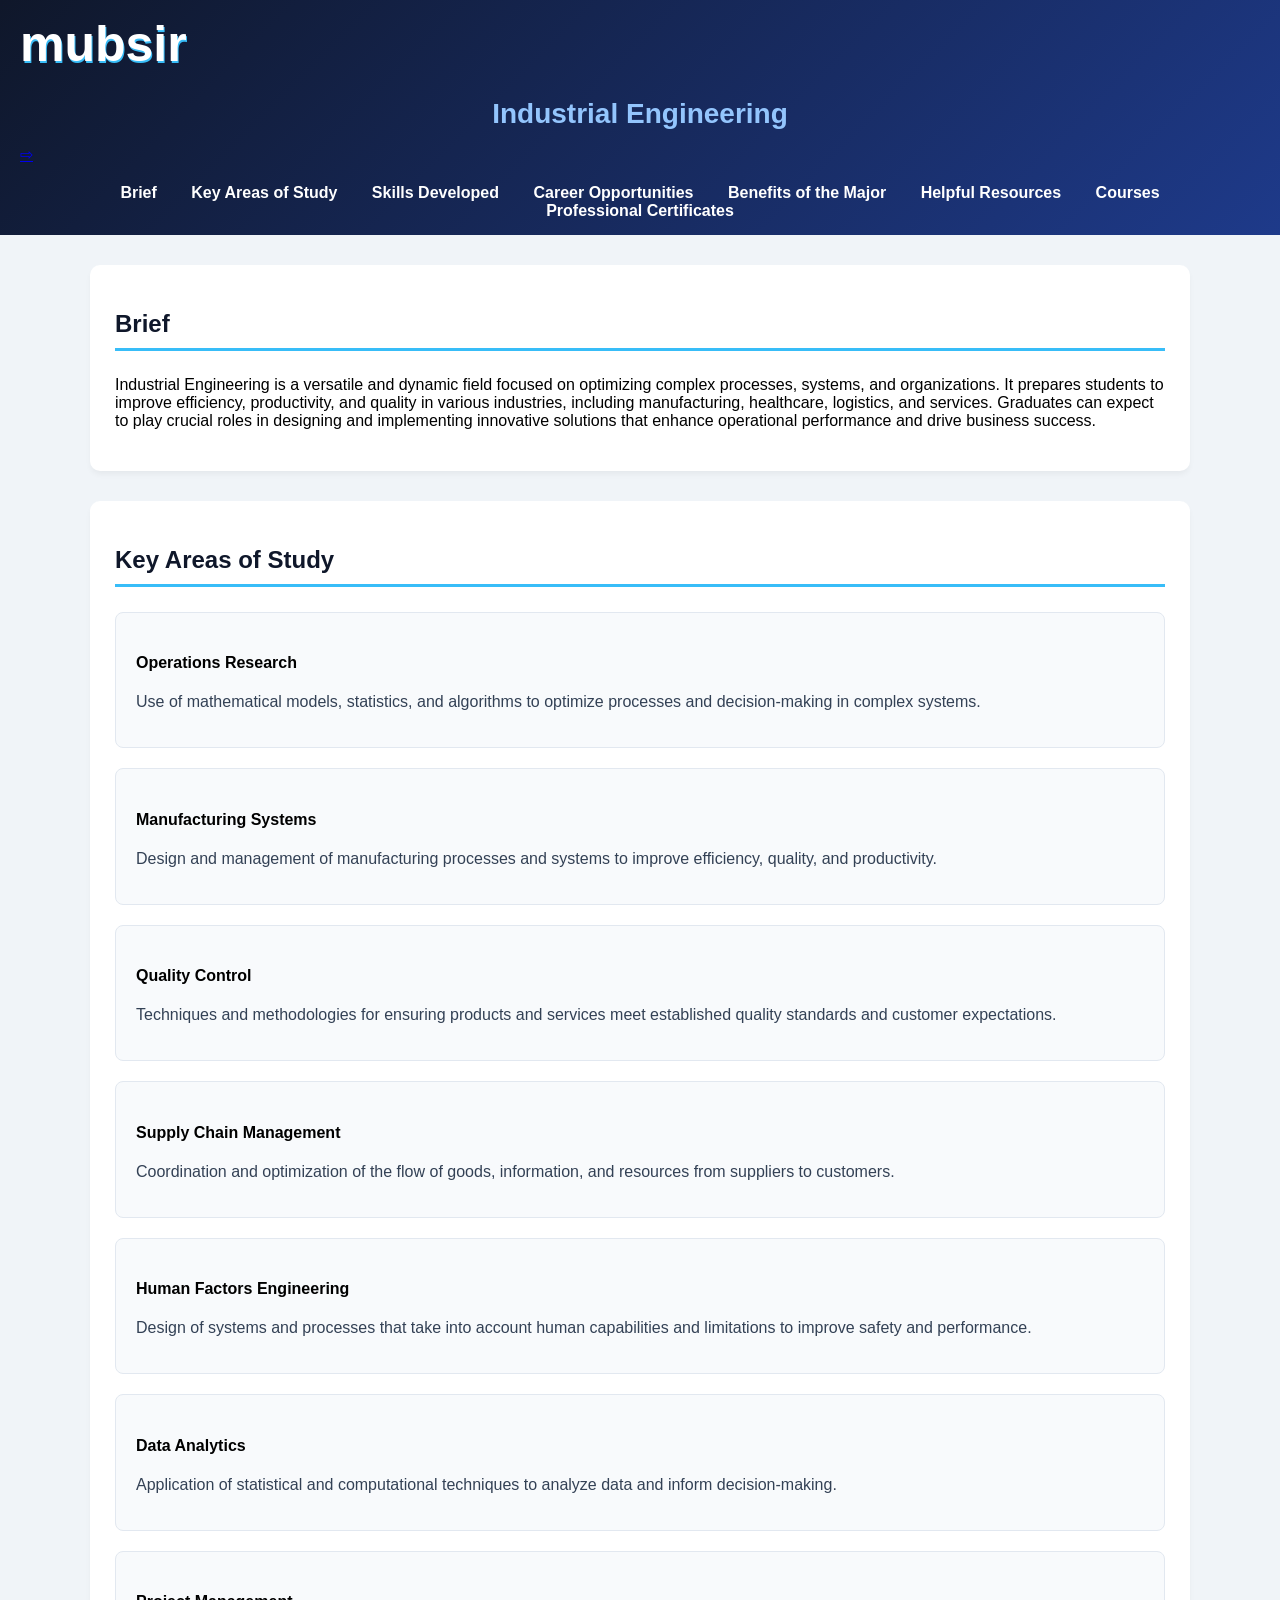
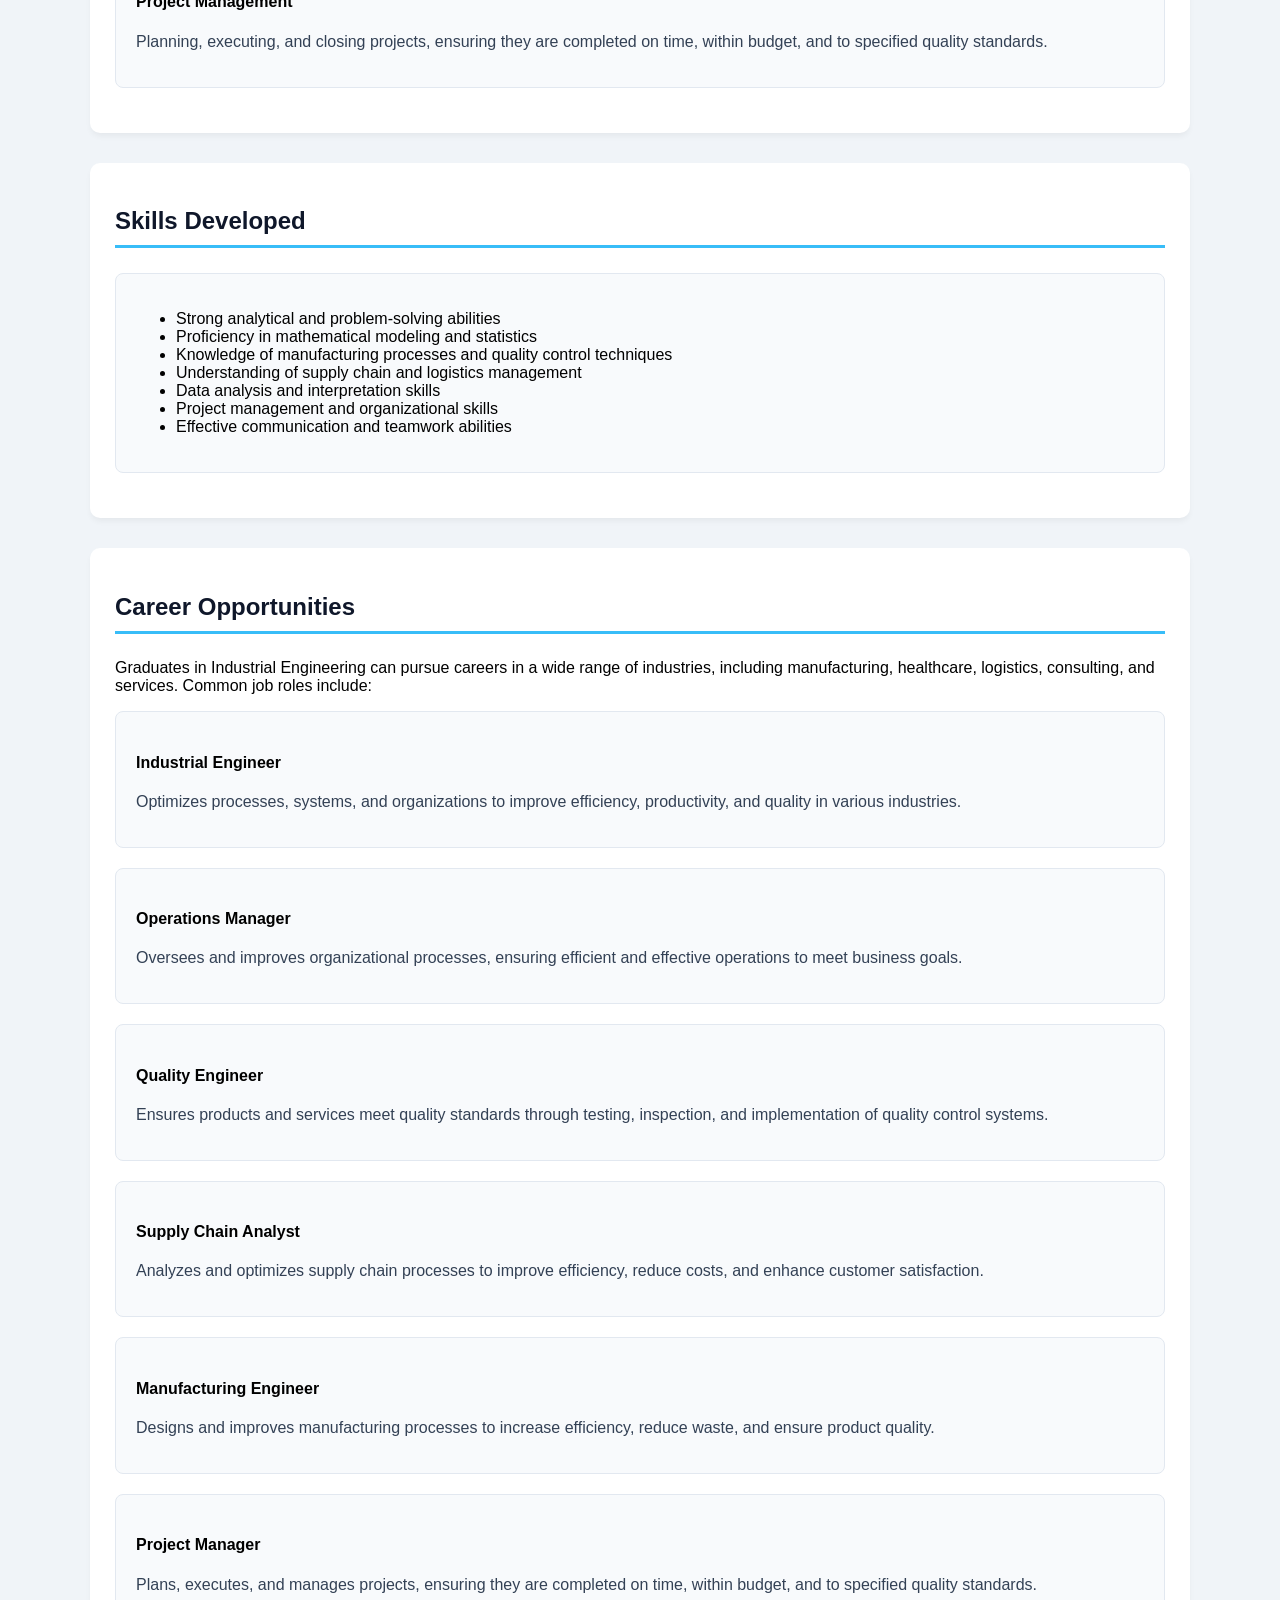
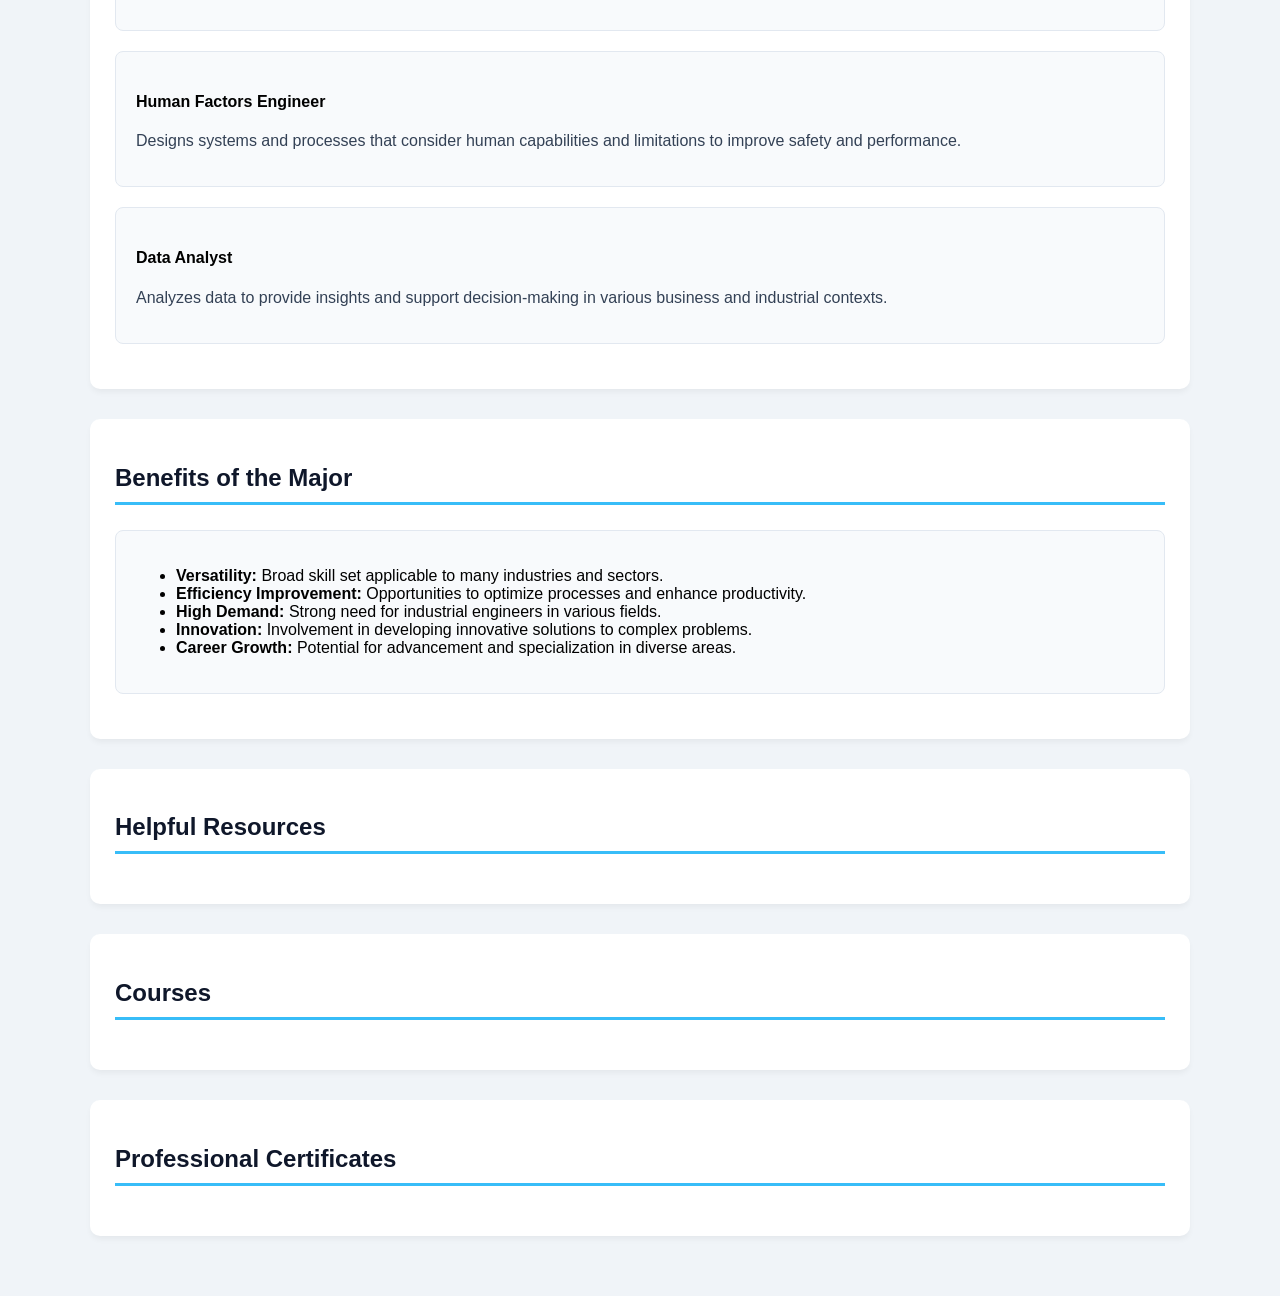
<file: Industrial-Engineering.html>
<!DOCTYPE html>
<html lang="en">
<head>
    <meta charset="UTF-8">
    <meta name="viewport" content="width=device-width, initial-scale=1.0">
    <title>Industrial Engineering</title>
    <link rel="stylesheet" href="styles.css">
</head>
<body>
    <header>
        <span class="text-bottom">mubsir</span>
         <p>Industrial Engineering</p>
         <a class="back" href="Engineering-majors.html">&#8680;</a>
         <nav>
            <ul>
                <li><a href="#Brief">Brief</a></li>
                <li><a href="#KAS">Key Areas of Study</a></li>
                <li><a href="#SD">Skills Developed</a></li>
                <li><a href="#CO">Career Opportunities</a></li>
                <li><a href="#BOM">Benefits of the Major</a></li>
                <li><a href="#help">Helpful Resources</a></li>
                <li><a href="#Courses">Courses</a></li>
                <li><a href="#Certificates">Professional Certificates</a></li>
            </ul>
        </nav>
    </header>
    <main>
        <section id="Brief">
            <h2>Brief</h2>
            <p>
    Industrial Engineering is a versatile and dynamic field focused on optimizing complex processes, systems, and organizations. 
    It prepares students to improve efficiency, productivity, and quality in various industries, including manufacturing, healthcare, 
    logistics, and services. Graduates can expect to play crucial roles in designing and implementing innovative solutions that enhance 
    operational performance and drive business success.
            </p>
        </section>
        <section id="KAS">
            <h2>Key Areas of Study</h2>
            <div class="item">
                <h4>Operations Research</h4>
                <p>Use of mathematical models, statistics, and algorithms to optimize processes and decision-making in complex systems.</p>
            </div>
            <div class="item">
                <h4>Manufacturing Systems</h4>
                <p>Design and management of manufacturing processes and systems to improve efficiency, quality, and productivity.</p>
            </div>
            <div class="item">
                <h4>Quality Control</h4>
                <p>Techniques and methodologies for ensuring products and services meet established quality standards and customer expectations.</p>
            </div>
            <div class="item">
                <h4>Supply Chain Management</h4>
                <p>Coordination and optimization of the flow of goods, information, and resources from suppliers to customers.</p>
            </div>
            <div class="item">
                <h4>Human Factors Engineering</h4>
                <p>Design of systems and processes that take into account human capabilities and limitations to improve safety and performance.</p>
            </div>
            <div class="item">
                <h4>Data Analytics</h4>
                <p>Application of statistical and computational techniques to analyze data and inform decision-making.</p>
            </div>
            <div class="item">
                <h4>Project Management</h4>
                <p>Planning, executing, and closing projects, ensuring they are completed on time, within budget, and to specified quality standards.</p>
            </div>
        </section>
        <section id="SD">
            <h2>Skills Developed</h2>
            <div class="item">
                <ul>
                    <li>Strong analytical and problem-solving abilities</li>
                    <li>Proficiency in mathematical modeling and statistics</li>
                    <li>Knowledge of manufacturing processes and quality control techniques</li> 
                    <li>Understanding of supply chain and logistics management</li>
                    <li>Data analysis and interpretation skills</li>
                    <li>Project management and organizational skills</li>
                    <li>Effective communication and teamwork abilities</li>
                </ul>
            </div>
        </section>
        <section id="CO">
            <h2>Career Opportunities</h2>
            <p>Graduates in Industrial Engineering can pursue careers in a wide range of industries, including manufacturing, healthcare, logistics, consulting, and services. Common job roles include:</p>
            <div class="item">
                <h4>Industrial Engineer</h4>
                <p>Optimizes processes, systems, and organizations to improve efficiency, productivity, and quality in various industries.</p>
            </div>
            <div class="item">
                <h4>Operations Manager</h4>
                <p>Oversees and improves organizational processes, ensuring efficient and effective operations to meet business goals.</p>
            </div>
            <div class="item">
                <h4>Quality Engineer</h4>
                <p>Ensures products and services meet quality standards through testing, inspection, and implementation of quality control systems.</p>
            </div>
            <div class="item">
                <h4>Supply Chain Analyst</h4>
                <p>Analyzes and optimizes supply chain processes to improve efficiency, reduce costs, and enhance customer satisfaction.</p>
            </div>
            <div class="item">
                <h4>Manufacturing Engineer</h4>
                <p>Designs and improves manufacturing processes to increase efficiency, reduce waste, and ensure product quality.</p>
            </div>
            <div class="item">
                <h4>Project Manager</h4>
                <p>Plans, executes, and manages projects, ensuring they are completed on time, within budget, and to specified quality standards.</p>
            </div>
            <div class="item">
                <h4>Human Factors Engineer</h4>
                <p>Designs systems and processes that consider human capabilities and limitations to improve safety and performance.</p>
            </div>
            <div class="item">
                <h4>Data Analyst</h4>
                <p>Analyzes data to provide insights and support decision-making in various business and industrial contexts.</p>
            </div>
        </section>
        <section id="BOM">
            <h2>Benefits of the Major</h2>
            <div class="item">
                <ul>
                    <li><strong>Versatility:</strong> Broad skill set applicable to many industries and sectors.</li>
                    <li><strong>Efficiency Improvement:</strong> Opportunities to optimize processes and enhance productivity.</li>
                    <li><strong>High Demand:</strong> Strong need for industrial engineers in various fields.</li>
                    <li><strong>Innovation:</strong> Involvement in developing innovative solutions to complex problems.</li>
                    <li><strong>Career Growth:</strong> Potential for advancement and specialization in diverse areas.</li>
                </ul>
            </div>
        </section>
        <section id="help">
            <h2>Helpful Resources</h2>
        </section>
        <section id="Courses">
            <h2>Courses</h2>
        </section>
        <section id="Certificates">
            <h2>Professional Certificates</h2>
        </section>
    </main>
    
    <a href="#" class="back-to-top" id="backToTop">&#8679;</a>
    <script src="script.js"></script>

</body>
</html>
</file>
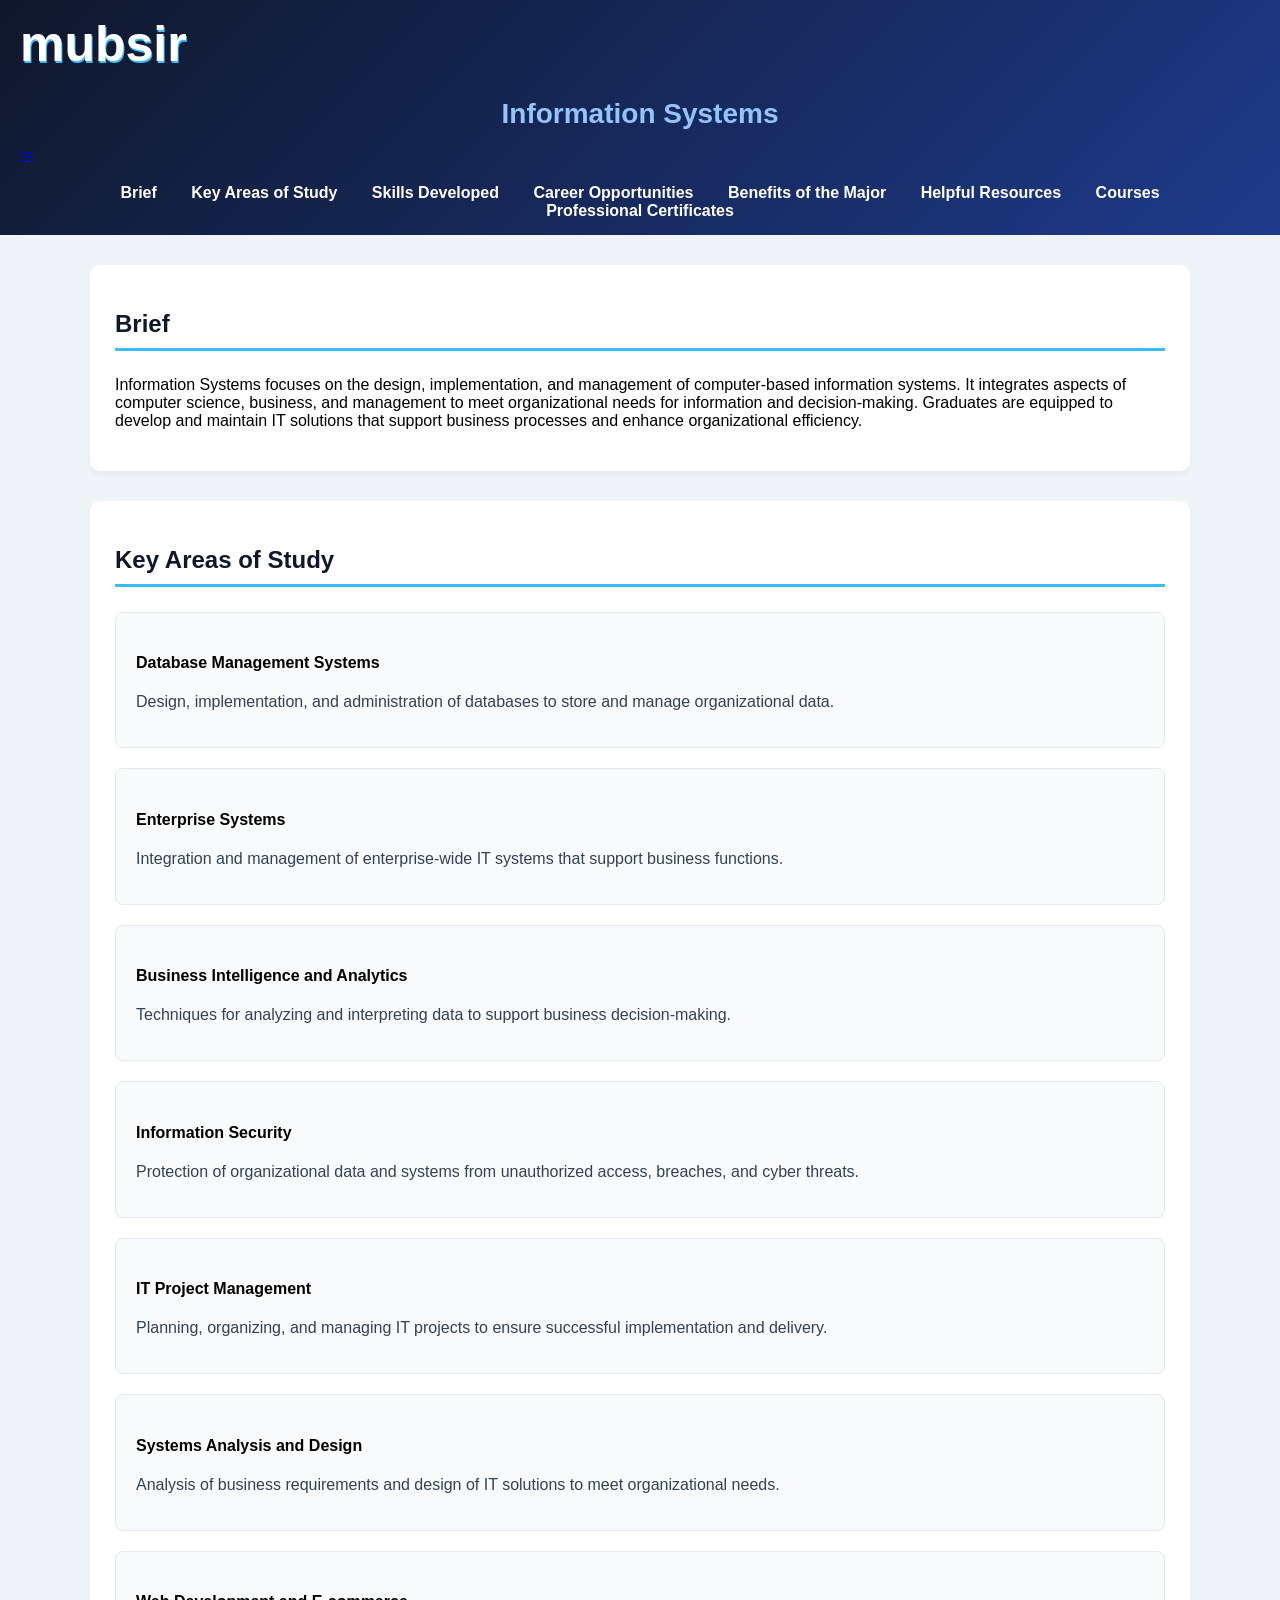
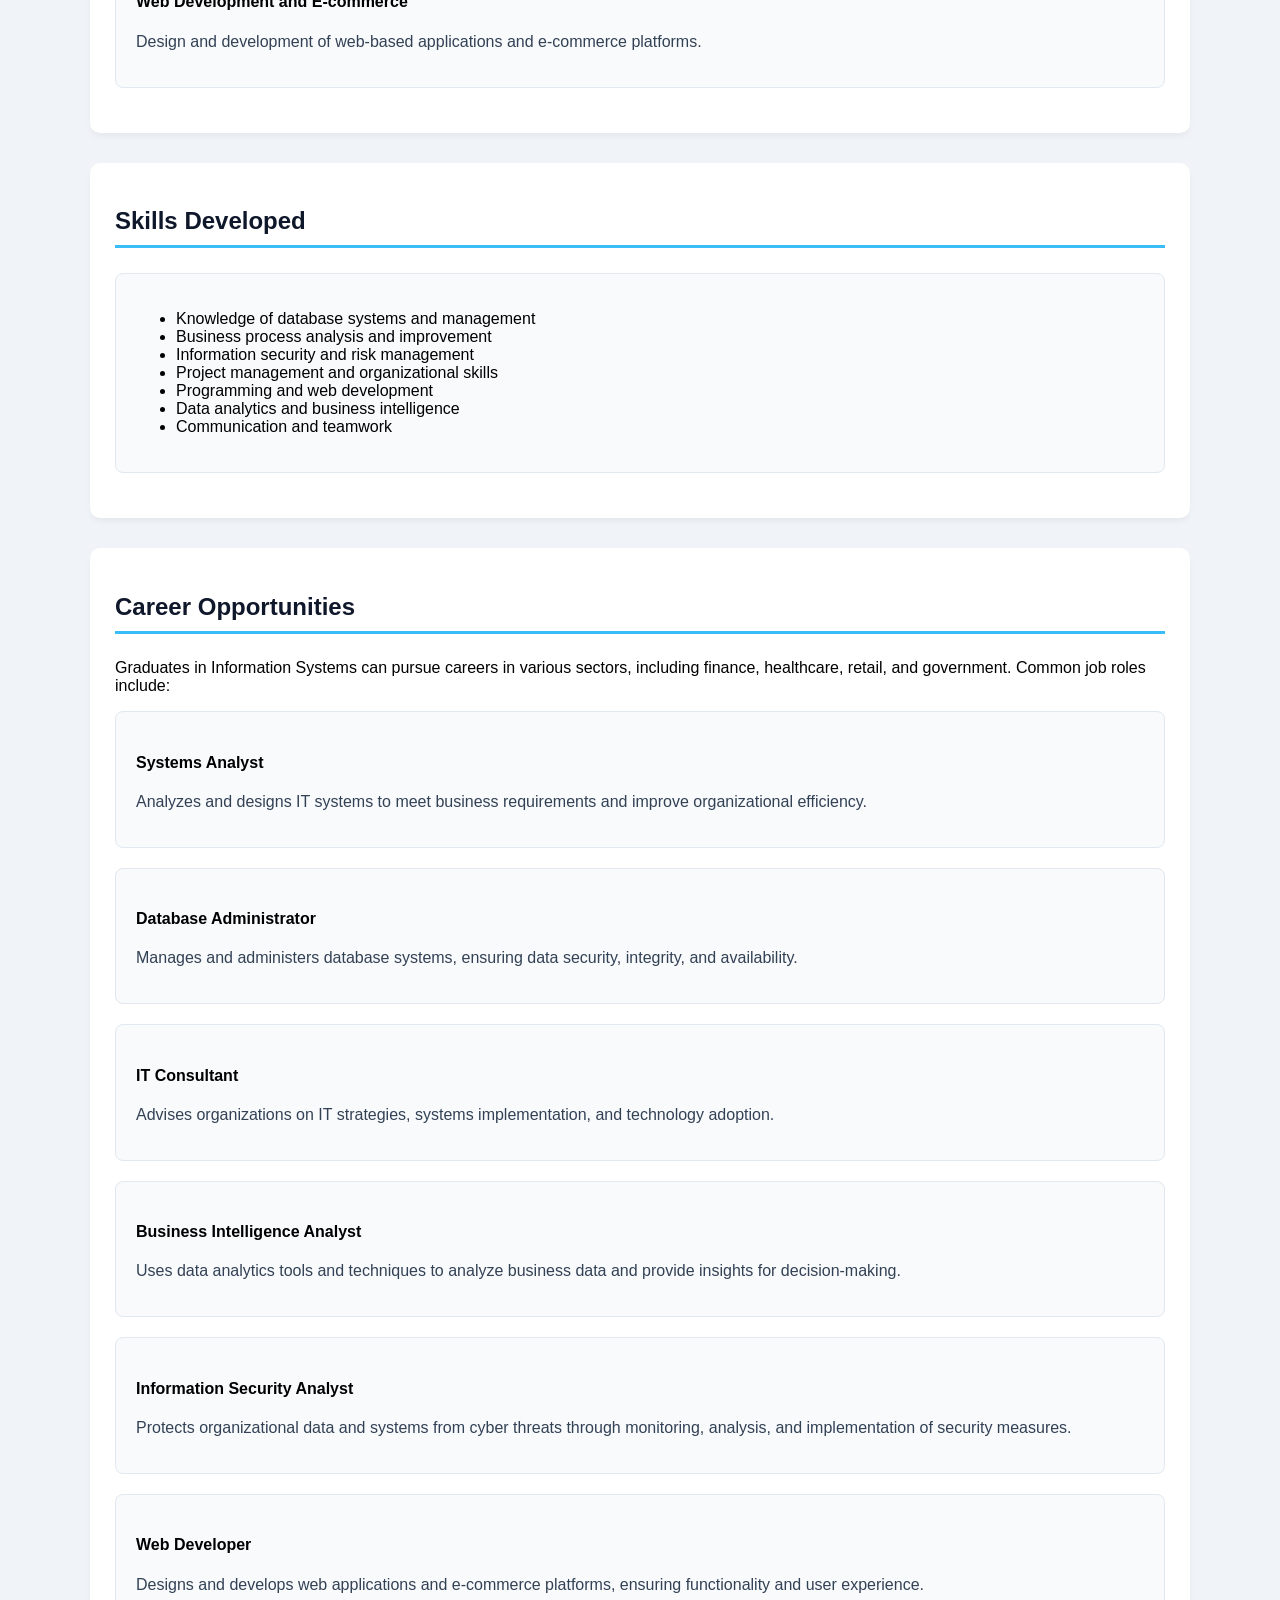
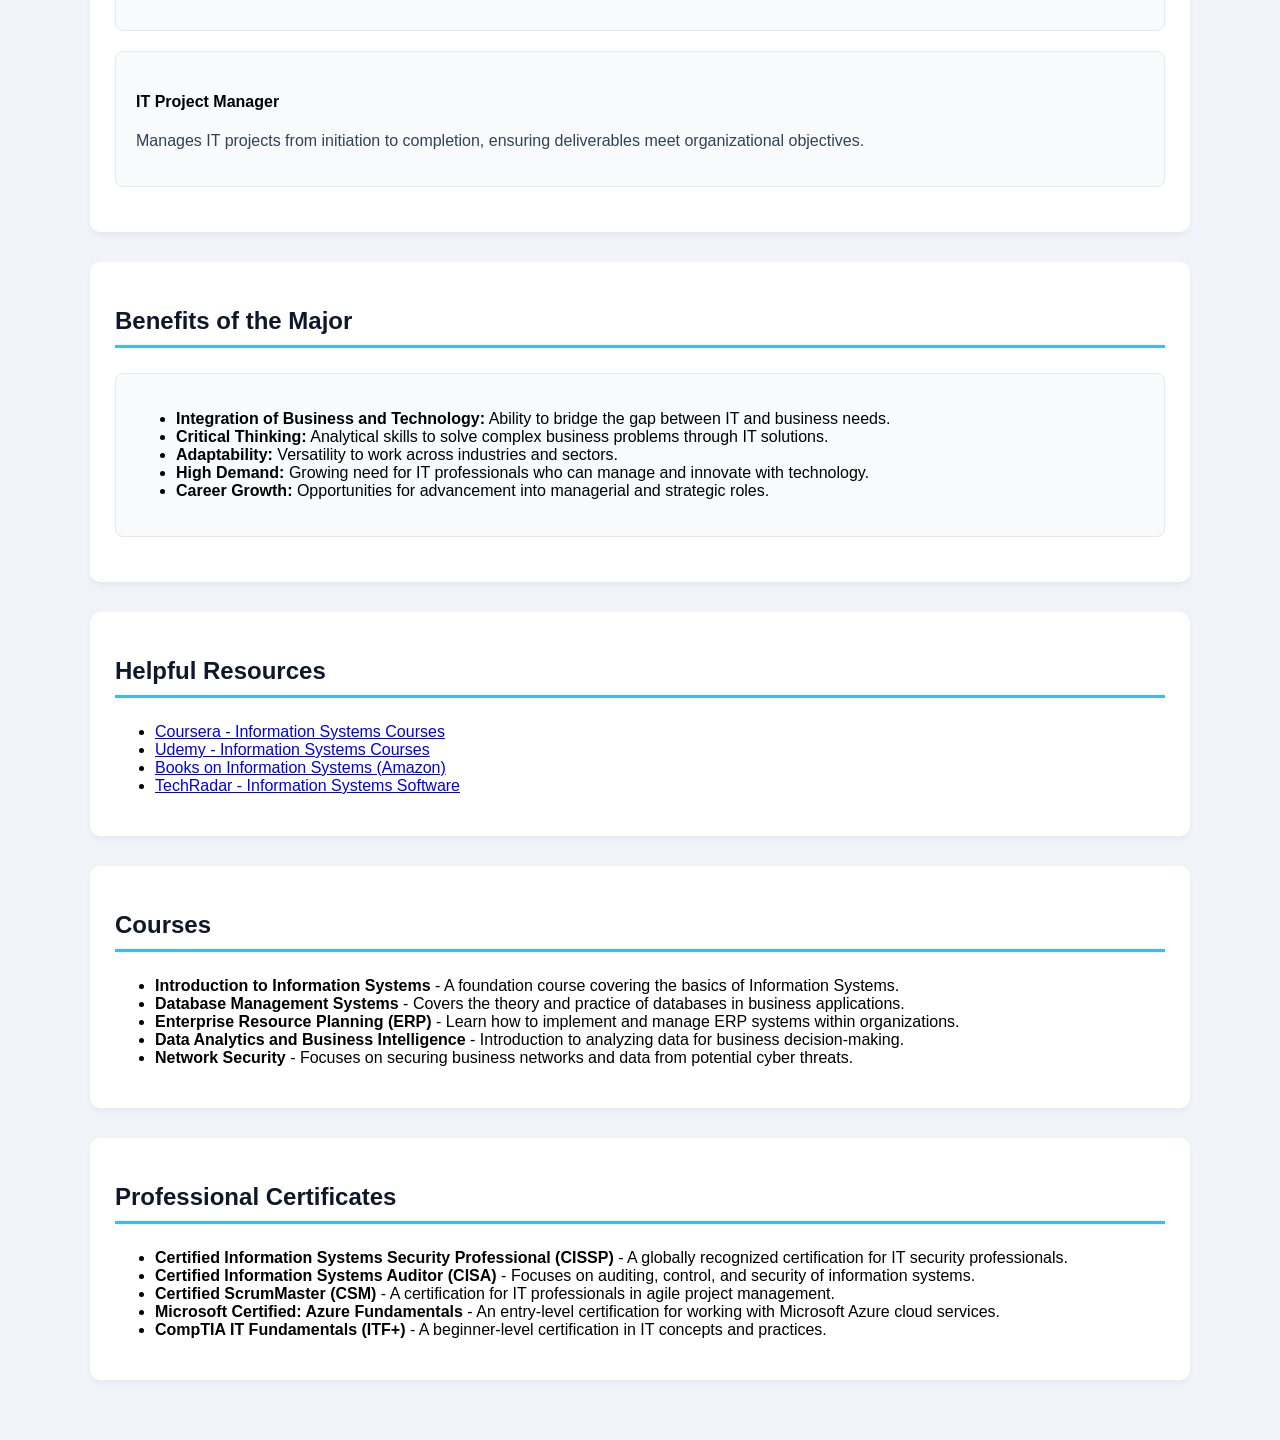
<file: Information-Systems.html>
<!DOCTYPE html>
<html lang="en">
<head>
    <meta charset="UTF-8">
    <meta name="viewport" content="width=device-width, initial-scale=1.0">
    <title>Information Systems</title>
    <link rel="stylesheet" href="styles.css">
</head>
<body>
    <header>
        <span class="text-bottom">mubsir</span>
         <p>Information Systems</p>
         <a class="back" href="Computer-Majors.html">&#8680;</a>
         <nav>
            <ul>
                <li><a href="#Brief">Brief</a></li>
                <li><a href="#KAS">Key Areas of Study</a></li>
                <li><a href="#SD">Skills Developed</a></li>
                <li><a href="#CO">Career Opportunities</a></li>
                <li><a href="#BOM">Benefits of the Major</a></li>
                <li><a href="#help">Helpful Resources</a></li>
                <li><a href="#Courses">Courses</a></li>
                <li><a href="#Certificates">Professional Certificates</a></li>
            </ul>
        </nav>
    </header>
    <main>
        <section id="Brief">
            <h2>Brief</h2>
            <p>
                Information Systems focuses on the design, implementation, and management of computer-based information systems. It integrates aspects of computer science, business, and management to meet organizational needs for information and decision-making. Graduates are equipped to develop and maintain IT solutions that support business processes and enhance organizational efficiency.
            </p>
        </section>
        <section id="KAS">
            <h2>Key Areas of Study</h2>
            <div class="item">
                <h4>Database Management Systems</h4>
                <p>Design, implementation, and administration of databases to store and manage organizational data.</p>
            </div>
            <div class="item">
                <h4>Enterprise Systems</h4>
                <p>Integration and management of enterprise-wide IT systems that support business functions.</p>
            </div>
            <div class="item">
                <h4>Business Intelligence and Analytics</h4>
                <p>Techniques for analyzing and interpreting data to support business decision-making.</p>
            </div>
            <div class="item">
                <h4>Information Security</h4>
                <p>Protection of organizational data and systems from unauthorized access, breaches, and cyber threats.</p>
            </div>
            <div class="item">
                <h4>IT Project Management</h4>
                <p>Planning, organizing, and managing IT projects to ensure successful implementation and delivery.</p>
            </div>
            <div class="item">
                <h4>Systems Analysis and Design</h4>
                <p>Analysis of business requirements and design of IT solutions to meet organizational needs.</p>
            </div>
            <div class="item">
                <h4>Web Development and E-commerce</h4>
                <p>Design and development of web-based applications and e-commerce platforms.</p>
            </div>
        </section>
        <section id="SD">
            <h2>Skills Developed</h2>
            <div class="item">
                <ul>
                    <li>Knowledge of database systems and management</li>
                    <li>Business process analysis and improvement</li>
                    <li>Information security and risk management</li>
                    <li>Project management and organizational skills</li> 
                    <li>Programming and web development</li>
                    <li>Data analytics and business intelligence</li>
                    <li>Communication and teamwork</li>
                </ul>
            </div>
        </section>
        <section id="CO">
            <h2>Career Opportunities</h2>
            <p>Graduates in Information Systems can pursue careers in various sectors, including finance, healthcare, retail, and government. Common job roles include:</p>
            <div class="item">
                <h4>Systems Analyst</h4>
                <p>Analyzes and designs IT systems to meet business requirements and improve organizational efficiency.</p>
            </div>
            <div class="item">
                <h4>Database Administrator</h4>
                <p>Manages and administers database systems, ensuring data security, integrity, and availability.</p>
            </div>
            <div class="item">
                <h4>IT Consultant</h4>
                <p>Advises organizations on IT strategies, systems implementation, and technology adoption.</p>
            </div>
            <div class="item">
                <h4>Business Intelligence Analyst</h4>
                <p>Uses data analytics tools and techniques to analyze business data and provide insights for decision-making.</p>
            </div>
            <div class="item">
                <h4>Information Security Analyst</h4>
                <p>Protects organizational data and systems from cyber threats through monitoring, analysis, and implementation of security measures.</p>
            </div>
            <div class="item">
                <h4>Web Developer</h4>
                <p>Designs and develops web applications and e-commerce platforms, ensuring functionality and user experience.</p>
            </div>
            <div class="item">
                <h4>IT Project Manager</h4>
                <p>Manages IT projects from initiation to completion, ensuring deliverables meet organizational objectives.</p>
            </div>
        </section>
        <section id="BOM">
            <h2>Benefits of the Major</h2>
            <div class="item">
                <ul>
                    <li><strong>Integration of Business and Technology:</strong> Ability to bridge the gap between IT and business needs.</li>
                    <li><strong>Critical Thinking:</strong> Analytical skills to solve complex business problems through IT solutions.</li>
                    <li><strong>Adaptability:</strong> Versatility to work across industries and sectors.</li>
                    <li><strong>High Demand:</strong> Growing need for IT professionals who can manage and innovate with technology.</li>
                    <li><strong>Career Growth:</strong> Opportunities for advancement into managerial and strategic roles.</li>
                </ul>
            </div>
        </section>
        <section id="help">
            <h2>Helpful Resources</h2>
            <ul>
                <li><a href="https://www.coursera.org/courses?query=information%20systems">Coursera - Information Systems Courses</a></li>
                <li><a href="https://www.udemy.com/courses/search/?q=information%20systems">Udemy - Information Systems Courses</a></li>
                <li><a href="https://www.amazon.com/s?k=Information+Systems&i=stripbooks">Books on Information Systems (Amazon)</a></li>
                <li><a href="https://www.techradar.com/news/best-information-systems-software">TechRadar - Information Systems Software</a></li>
            </ul>
        </section>
        
        <section id="Courses">
            <h2>Courses</h2>
            <ul>
                <li><strong>Introduction to Information Systems</strong> - A foundation course covering the basics of Information Systems.</li>
                <li><strong>Database Management Systems</strong> - Covers the theory and practice of databases in business applications.</li>
                <li><strong>Enterprise Resource Planning (ERP)</strong> - Learn how to implement and manage ERP systems within organizations.</li>
                <li><strong>Data Analytics and Business Intelligence</strong> - Introduction to analyzing data for business decision-making.</li>
                <li><strong>Network Security</strong> - Focuses on securing business networks and data from potential cyber threats.</li>
            </ul>
        </section>
        
        <section id="Certificates">
            <h2>Professional Certificates</h2>
            <ul>
                <li><strong>Certified Information Systems Security Professional (CISSP)</strong> - A globally recognized certification for IT security professionals.</li>
                <li><strong>Certified Information Systems Auditor (CISA)</strong> - Focuses on auditing, control, and security of information systems.</li>
                <li><strong>Certified ScrumMaster (CSM)</strong> - A certification for IT professionals in agile project management.</li>
                <li><strong>Microsoft Certified: Azure Fundamentals</strong> - An entry-level certification for working with Microsoft Azure cloud services.</li>
                <li><strong>CompTIA IT Fundamentals (ITF+)</strong> - A beginner-level certification in IT concepts and practices.</li>
            </ul>
        </section>        
    </main>
    
    <a href="#" class="back-to-top" id="backToTop">&#8679;</a>
    <script src="script.js"></script>
</body>
</html>
</file>
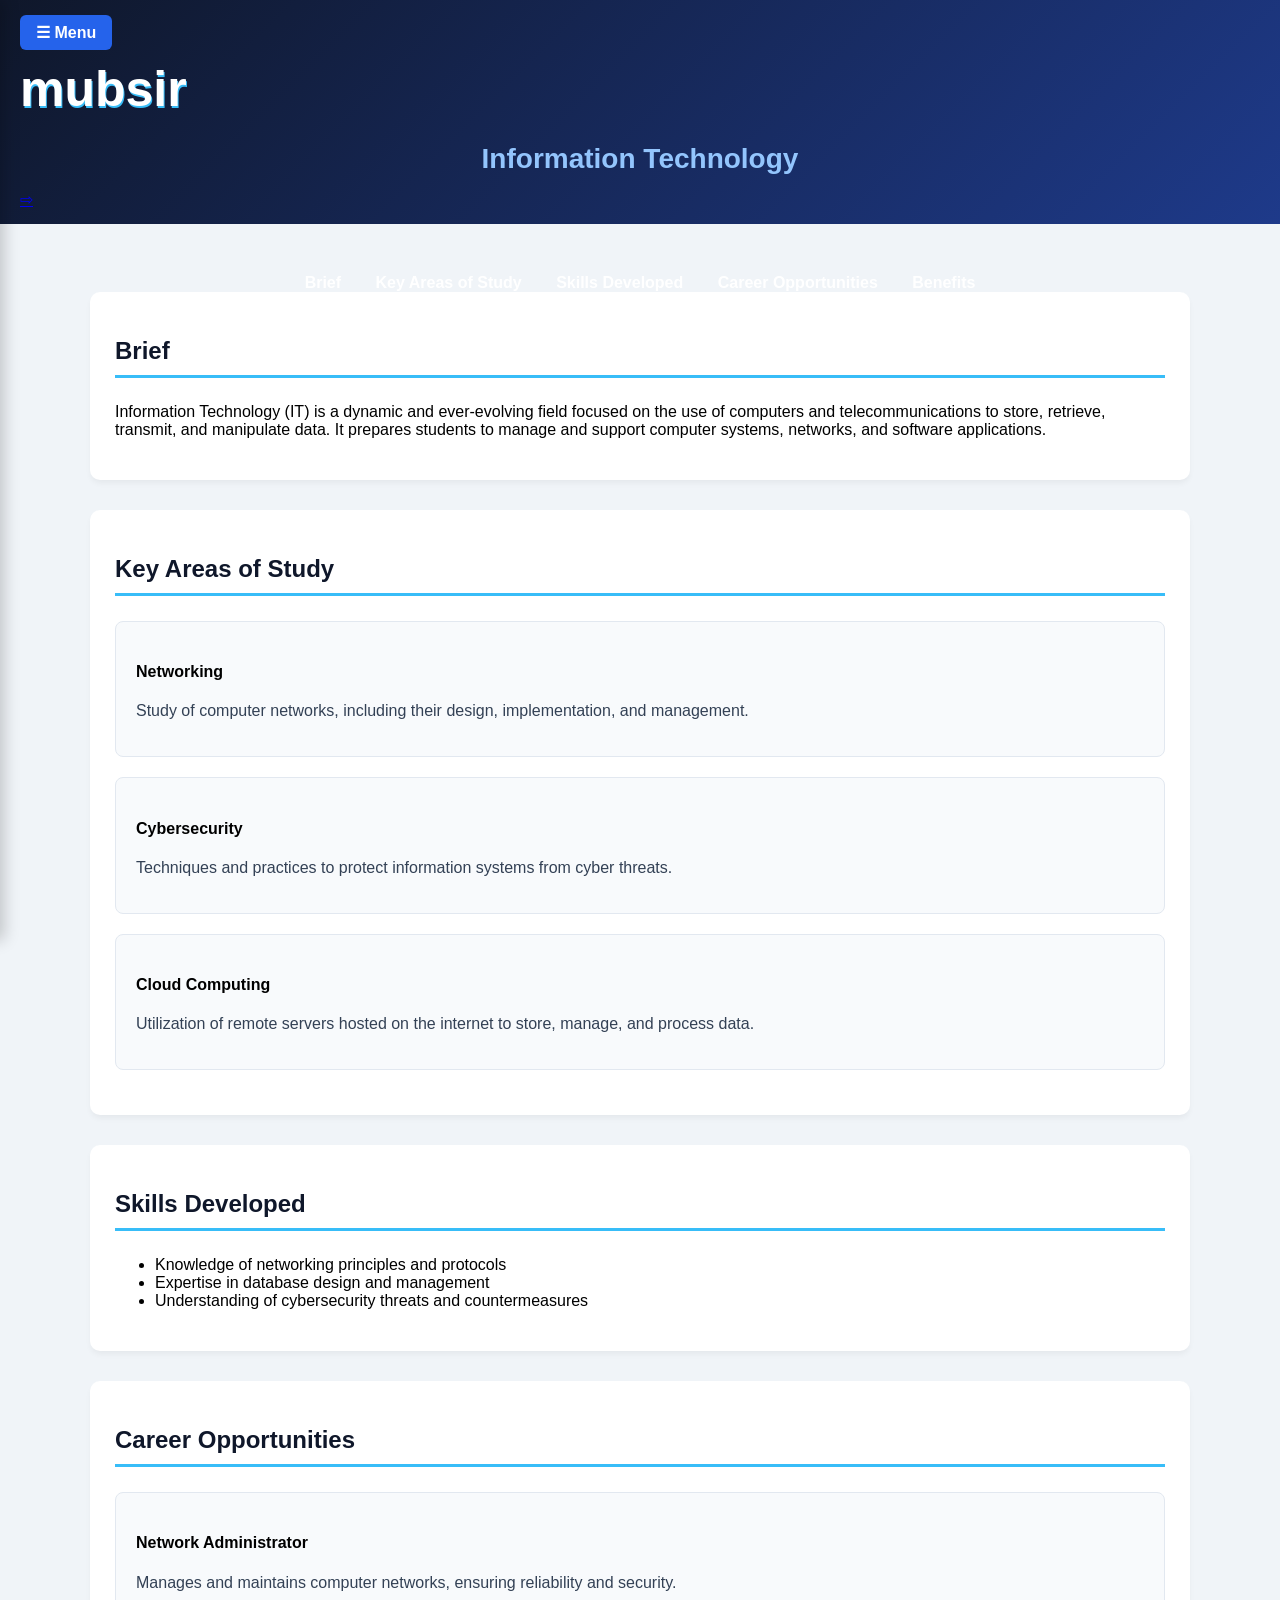
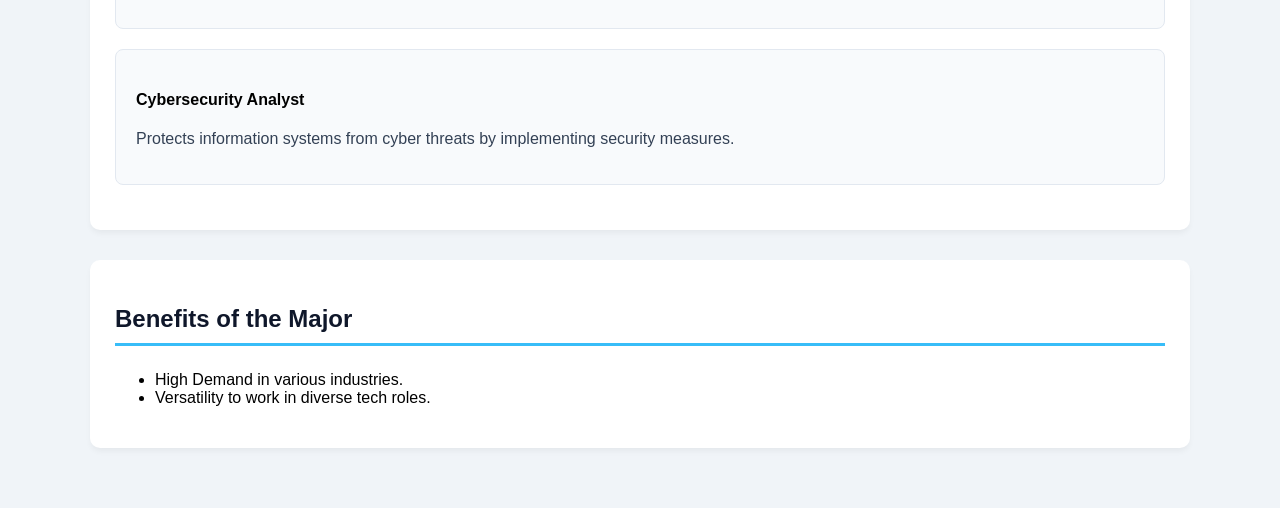
<file: Information-Technology.html>
<!DOCTYPE html>
<html lang="en">
<head>
    <meta charset="UTF-8">
    <meta name="viewport" content="width=device-width, initial-scale=1.0">
    <title>Information Technology</title>
    <link rel="stylesheet" href="styles.css">
</head>
<body>
    <header>
        <div class="brand">
            <button id="toggle-sidebar">☰ Menu</button>
            <span class="text-bottom">mubsir</span>
        </div>
        <p>Information Technology</p>
        <a class="back" href="Computer-Majors.html">&#8680;</a>
    </header>

    <div class="sidebar" id="sidebar">
        <ul>
            <li><a href="index.html">Home</a></li>
            <li><a href="Computer-Majors.html">Computers Majors</a></li>
            <li><a href="Engineering-majors.html">Engineering majors</a></li>
        </ul>
    </div>

    <main>
        <nav class="page-nav">
            <ul>
                <li><a href="#Brief">Brief</a></li>
                <li><a href="#KAS">Key Areas of Study</a></li>
                <li><a href="#SD">Skills Developed</a></li>
                <li><a href="#CO">Career Opportunities</a></li>
                <li><a href="#BOM">Benefits</a></li>
            </ul>
        </nav>

        <section id="Brief">
            <h2>Brief</h2>
            <p>Information Technology (IT) is a dynamic and ever-evolving field focused on the use of computers and telecommunications to store, retrieve, transmit, and manipulate data. It prepares students to manage and support computer systems, networks, and software applications.</p>
        </section>

        <section id="KAS">
            <h2>Key Areas of Study</h2>
            <div class="item">
                <h4>Networking</h4>
                <p>Study of computer networks, including their design, implementation, and management.</p>
            </div>
            <div class="item">
                <h4>Cybersecurity</h4>
                <p>Techniques and practices to protect information systems from cyber threats.</p>
            </div>
            <div class="item">
                <h4>Cloud Computing</h4>
                <p>Utilization of remote servers hosted on the internet to store, manage, and process data.</p>
            </div>
        </section>

        <section id="SD">
            <h2>Skills Developed</h2>
            <ul>
                <li>Knowledge of networking principles and protocols</li>
                <li>Expertise in database design and management</li>
                <li>Understanding of cybersecurity threats and countermeasures</li>
            </ul>
        </section>

        <section id="CO">
            <h2>Career Opportunities</h2>
            <div class="item">
                <h4>Network Administrator</h4>
                <p>Manages and maintains computer networks, ensuring reliability and security.</p>
            </div>
            <div class="item">
                <h4>Cybersecurity Analyst</h4>
                <p>Protects information systems from cyber threats by implementing security measures.</p>
            </div>
        </section>

        <section id="BOM">
            <h2>Benefits of the Major</h2>
            <ul>
                <li>High Demand in various industries.</li>
                <li>Versatility to work in diverse tech roles.</li>
            </ul>
        </section>
    </main>
    
    <a href="#" class="back-to-top" id="backToTop">&#8679;</a>
    <script src="script.js"></script>
</body>
</html>
</file>
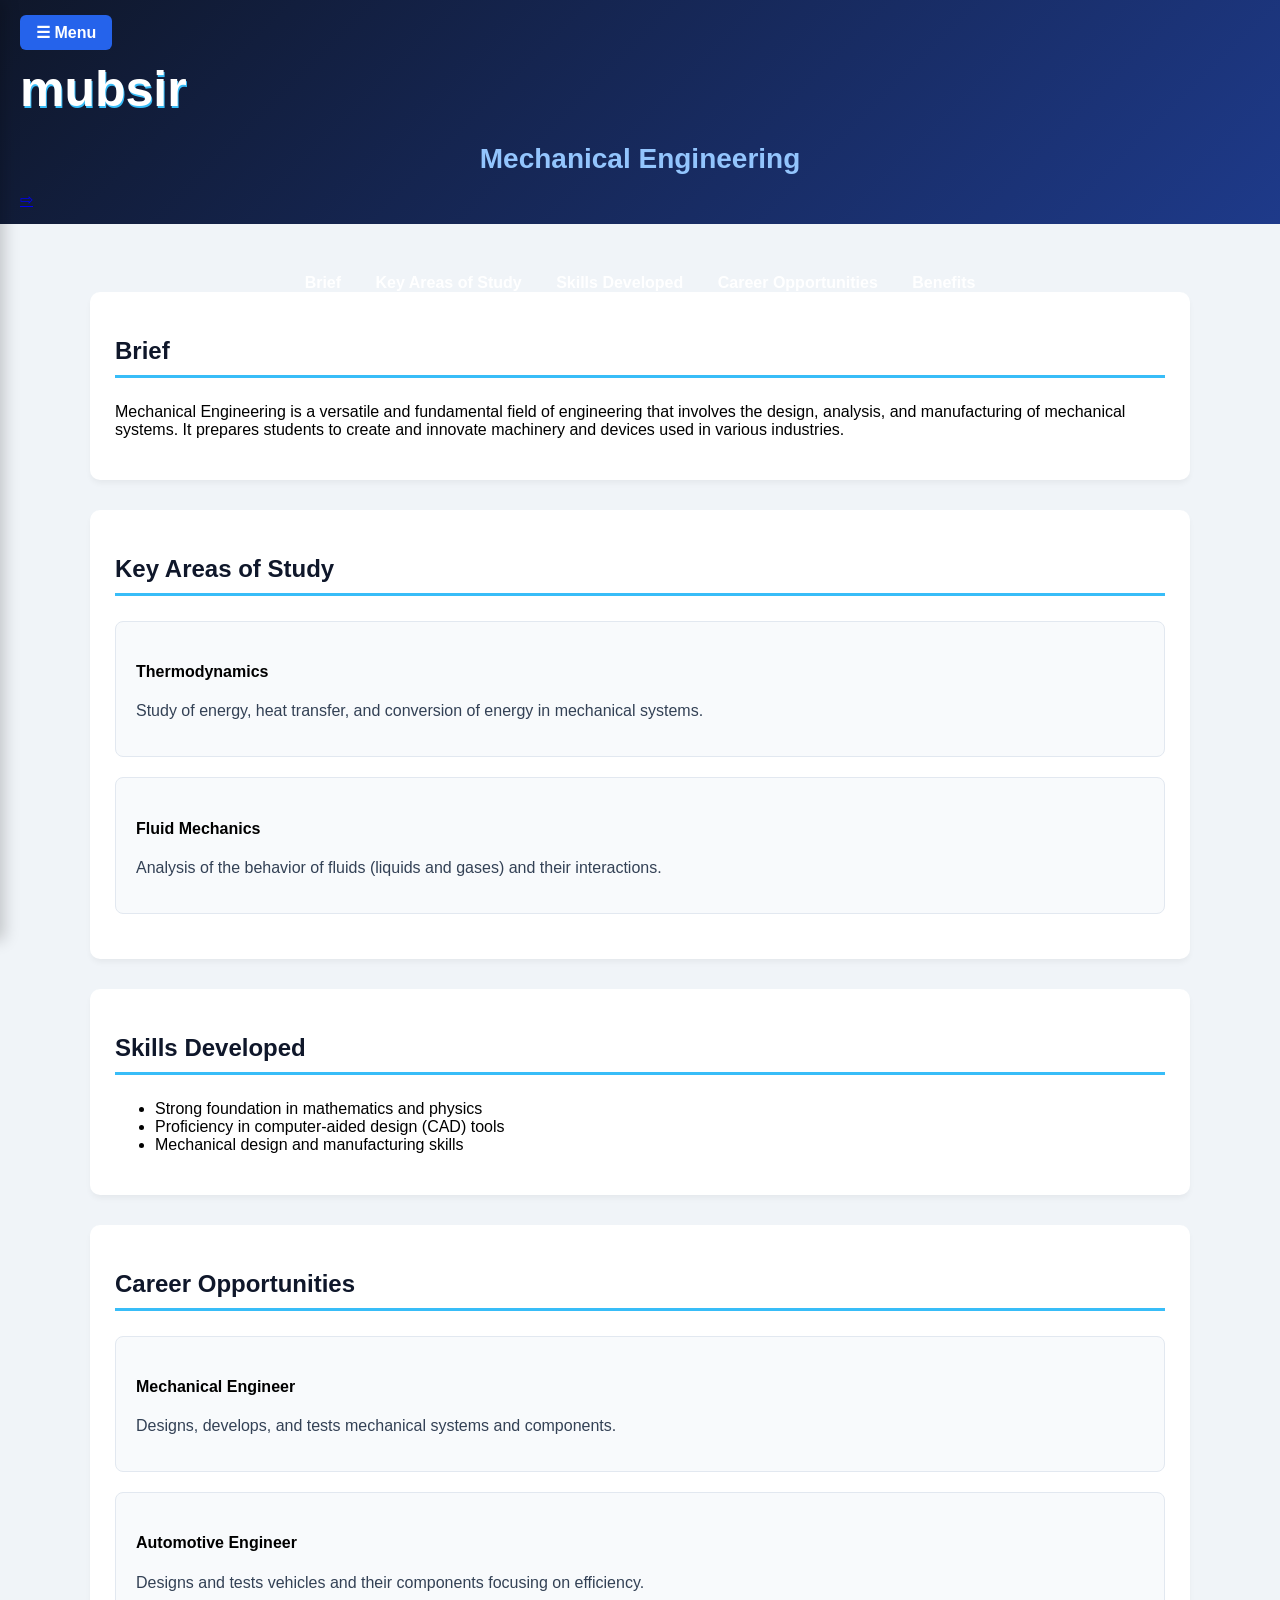
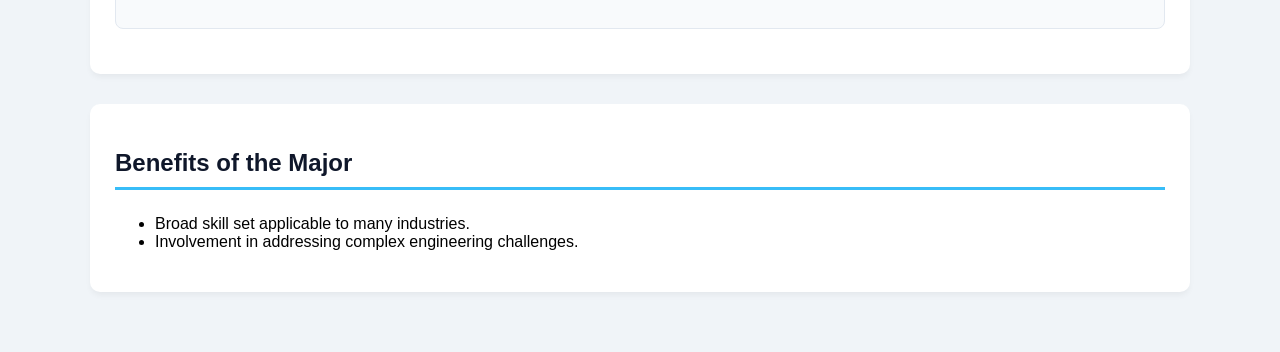
<file: MechanicalEngineering.html>
<!DOCTYPE html>
<html lang="en">
<head>
    <meta charset="UTF-8">
    <meta name="viewport" content="width=device-width, initial-scale=1.0">
    <title>Mechanical Engineering</title>
    <link rel="stylesheet" href="styles.css">
</head>
<body>
    <header>
        <div class="brand">
            <button id="toggle-sidebar">☰ Menu</button>
            <span class="text-bottom">mubsir</span>
        </div>
        <p>Mechanical Engineering</p>
        <a class="back" href="Engineering-majors.html">&#8680;</a>
    </header>

    <div class="sidebar" id="sidebar">
        <ul>
            <li><a href="index.html">Home</a></li>
            <li><a href="Computer-Majors.html">Computers Majors</a></li>
            <li><a href="Engineering-majors.html">Engineering majors</a></li>
        </ul>
    </div>

    <main>
        <nav class="page-nav">
            <ul>
                <li><a href="#Brief">Brief</a></li>
                <li><a href="#KAS">Key Areas of Study</a></li>
                <li><a href="#SD">Skills Developed</a></li>
                <li><a href="#CO">Career Opportunities</a></li>
                <li><a href="#BOM">Benefits</a></li>
            </ul>
        </nav>

        <section id="Brief">
            <h2>Brief</h2>
            <p>Mechanical Engineering is a versatile and fundamental field of engineering that involves the design, analysis, and manufacturing of mechanical systems. It prepares students to create and innovate machinery and devices used in various industries.</p>
        </section>

        <section id="KAS">
            <h2>Key Areas of Study</h2>
            <div class="item">
                <h4>Thermodynamics</h4>
                <p>Study of energy, heat transfer, and conversion of energy in mechanical systems.</p>
            </div>
            <div class="item">
                <h4>Fluid Mechanics</h4>
                <p>Analysis of the behavior of fluids (liquids and gases) and their interactions.</p>
            </div>
        </section>

        <section id="SD">
            <h2>Skills Developed</h2>
            <ul>
                <li>Strong foundation in mathematics and physics</li>
                <li>Proficiency in computer-aided design (CAD) tools</li>
                <li>Mechanical design and manufacturing skills</li>
            </ul>
        </section>

        <section id="CO">
            <h2>Career Opportunities</h2>
            <div class="item">
                <h4>Mechanical Engineer</h4>
                <p>Designs, develops, and tests mechanical systems and components.</p>
            </div>
            <div class="item">
                <h4>Automotive Engineer</h4>
                <p>Designs and tests vehicles and their components focusing on efficiency.</p>
            </div>
        </section>

        <section id="BOM">
            <h2>Benefits of the Major</h2>
            <ul>
                <li>Broad skill set applicable to many industries.</li>
                <li>Involvement in addressing complex engineering challenges.</li>
            </ul>
        </section>
    </main>
    
    <a href="#" class="back-to-top" id="backToTop">&#8679;</a>
    <script src="script.js"></script>
</body>
</html>
</file>
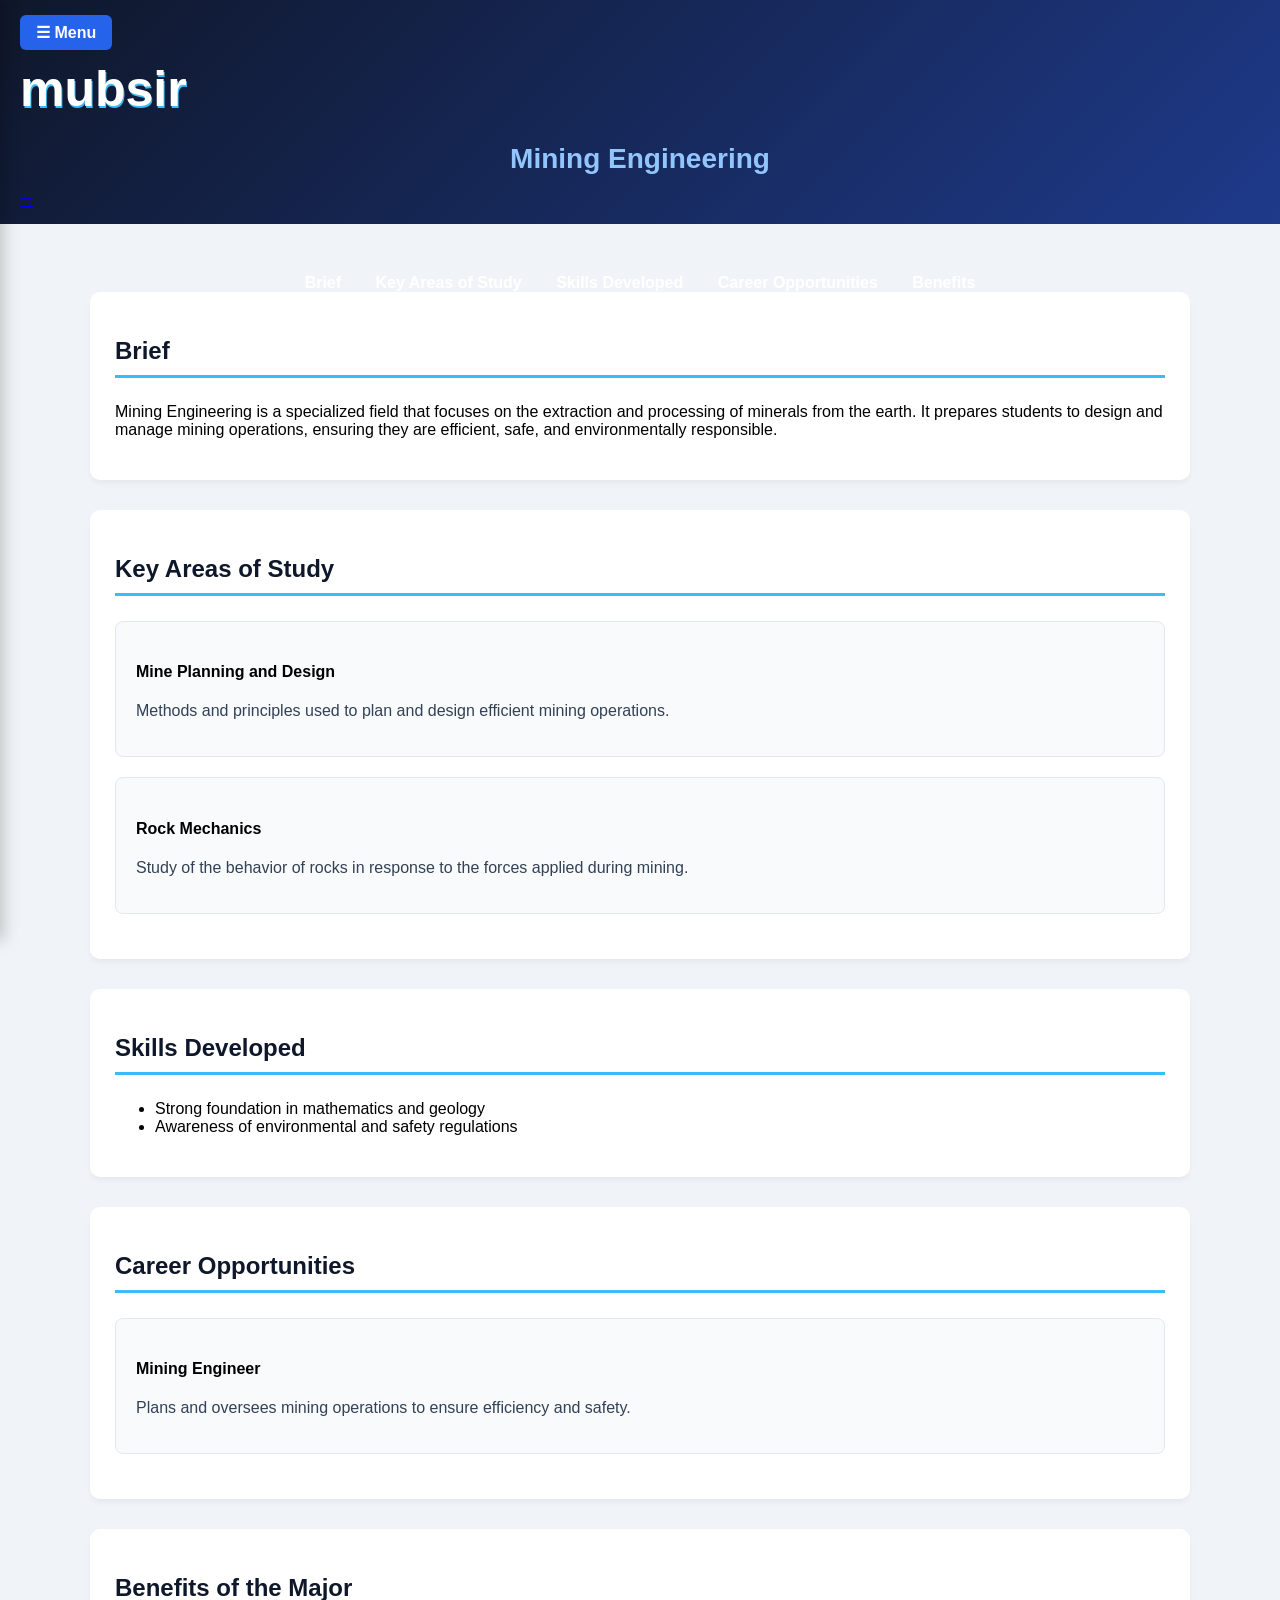
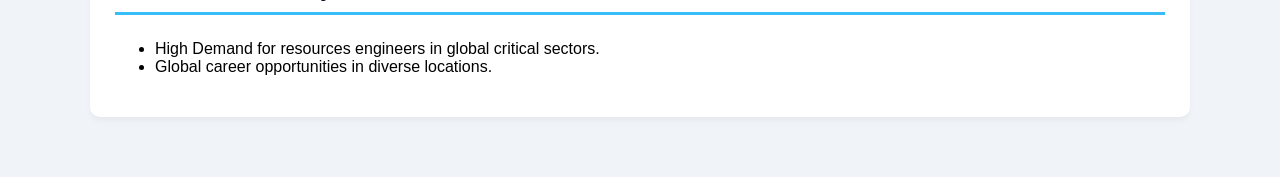
<file: Mining-Engineering.html>
<!DOCTYPE html>
<html lang="en">
<head>
    <meta charset="UTF-8">
    <meta name="viewport" content="width=device-width, initial-scale=1.0">
    <title>Mining Engineering</title>
    <link rel="stylesheet" href="styles.css">
</head>
<body>
    <header>
        <div class="brand">
            <button id="toggle-sidebar">☰ Menu</button>
            <span class="text-bottom">mubsir</span>
        </div>
        <p>Mining Engineering</p>
        <a class="back" href="Engineering-majors.html">&#8680;</a>
    </header>

    <div class="sidebar" id="sidebar">
        <ul>
            <li><a href="index.html">Home</a></li>
            <li><a href="Computer-Majors.html">Computers Majors</a></li>
            <li><a href="Engineering-majors.html">Engineering majors</a></li>
        </ul>
    </div>

    <main>
        <nav class="page-nav">
            <ul>
                <li><a href="#Brief">Brief</a></li>
                <li><a href="#KAS">Key Areas of Study</a></li>
                <li><a href="#SD">Skills Developed</a></li>
                <li><a href="#CO">Career Opportunities</a></li>
                <li><a href="#BOM">Benefits</a></li>
            </ul>
        </nav>

        <section id="Brief">
            <h2>Brief</h2>
            <p>Mining Engineering is a specialized field that focuses on the extraction and processing of minerals from the earth. It prepares students to design and manage mining operations, ensuring they are efficient, safe, and environmentally responsible.</p>
        </section>

        <section id="KAS">
            <h2>Key Areas of Study</h2>
            <div class="item">
                <h4>Mine Planning and Design</h4>
                <p>Methods and principles used to plan and design efficient mining operations.</p>
            </div>
            <div class="item">
                <h4>Rock Mechanics</h4>
                <p>Study of the behavior of rocks in response to the forces applied during mining.</p>
            </div>
        </section>

        <section id="SD">
            <h2>Skills Developed</h2>
            <ul>
                <li>Strong foundation in mathematics and geology</li>
                <li>Awareness of environmental and safety regulations</li>
            </ul>
        </section>

        <section id="CO">
            <h2>Career Opportunities</h2>
            <div class="item">
                <h4>Mining Engineer</h4>
                <p>Plans and oversees mining operations to ensure efficiency and safety.</p>
            </div>
        </section>

        <section id="BOM">
            <h2>Benefits of the Major</h2>
            <ul>
                <li>High Demand for resources engineers in global critical sectors.</li>
                <li>Global career opportunities in diverse locations.</li>
            </ul>
        </section>
    </main>
    
    <a href="#" class="back-to-top" id="backToTop">&#8679;</a>
    <script src="script.js"></script>
</body>
</html>
</file>
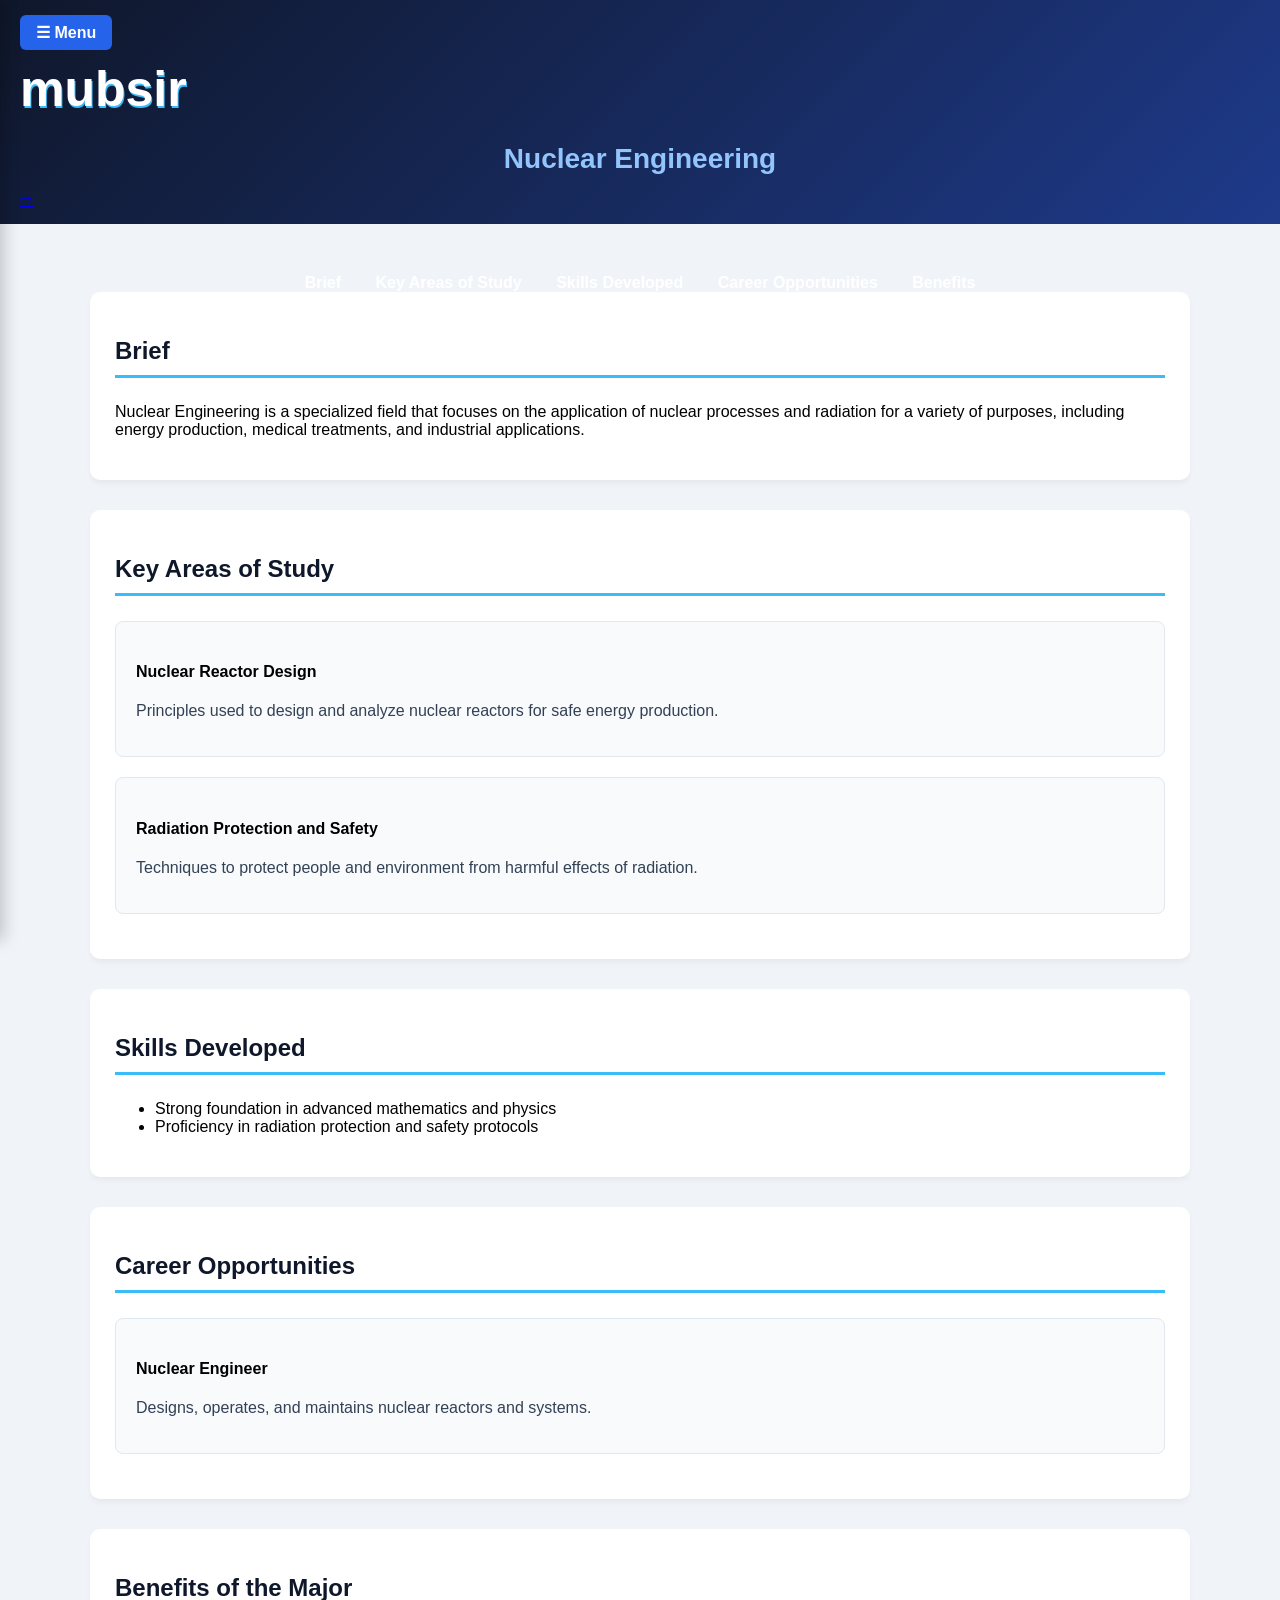
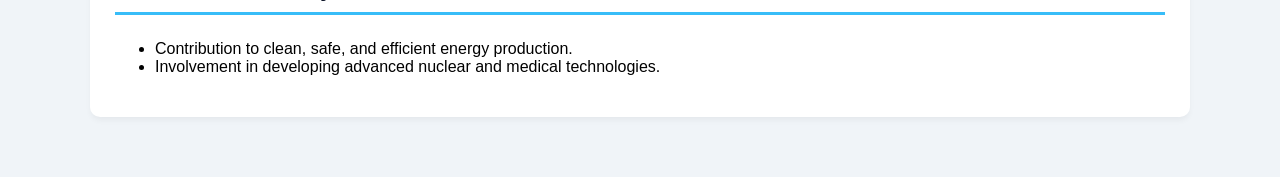
<file: NuclearEngineering.html>
<!DOCTYPE html>
<html lang="en">
<head>
    <meta charset="UTF-8">
    <meta name="viewport" content="width=device-width, initial-scale=1.0">
    <title>Nuclear Engineering</title>
    <link rel="stylesheet" href="styles.css">
</head>
<body>
    <header>
        <div class="brand">
            <button id="toggle-sidebar">☰ Menu</button>
            <span class="text-bottom">mubsir</span>
        </div>
        <p>Nuclear Engineering</p>
        <a class="back" href="Engineering-majors.html">&#8680;</a>
    </header>

    <div class="sidebar" id="sidebar">
        <ul>
            <li><a href="index.html">Home</a></li>
            <li><a href="Computer-Majors.html">Computers Majors</a></li>
            <li><a href="Engineering-majors.html">Engineering majors</a></li>
        </ul>
    </div>

    <main>
        <nav class="page-nav">
            <ul>
                <li><a href="#Brief">Brief</a></li>
                <li><a href="#KAS">Key Areas of Study</a></li>
                <li><a href="#SD">Skills Developed</a></li>
                <li><a href="#CO">Career Opportunities</a></li>
                <li><a href="#BOM">Benefits</a></li>
            </ul>
        </nav>

        <section id="Brief">
            <h2>Brief</h2>
            <p>Nuclear Engineering is a specialized field that focuses on the application of nuclear processes and radiation for a variety of purposes, including energy production, medical treatments, and industrial applications.</p>
        </section>

        <section id="KAS">
            <h2>Key Areas of Study</h2>
            <div class="item">
                <h4>Nuclear Reactor Design</h4>
                <p>Principles used to design and analyze nuclear reactors for safe energy production.</p>
            </div>
            <div class="item">
                <h4>Radiation Protection and Safety</h4>
                <p>Techniques to protect people and environment from harmful effects of radiation.</p>
            </div>
        </section>

        <section id="SD">
            <h2>Skills Developed</h2>
            <ul>
                <li>Strong foundation in advanced mathematics and physics</li>
                <li>Proficiency in radiation protection and safety protocols</li>
            </ul>
        </section>

        <section id="CO">
            <h2>Career Opportunities</h2>
            <div class="item">
                <h4>Nuclear Engineer</h4>
                <p>Designs, operates, and maintains nuclear reactors and systems.</p>
            </div>
        </section>

        <section id="BOM">
            <h2>Benefits of the Major</h2>
            <ul>
                <li>Contribution to clean, safe, and efficient energy production.</li>
                <li>Involvement in developing advanced nuclear and medical technologies.</li>
            </ul>
        </section>
    </main>
    
    <a href="#" class="back-to-top" id="backToTop">&#8679;</a>
    <script src="script.js"></script>
</body>
</html>
</file>
<file: styles.css>
/* إعدادات عامة */
body {
    font-family: Arial, sans-serif;
    margin: 0;
    padding: 0;
    background-color: #f0f4f8;
}

/* الهيدر الموحد بناءً على توزيع تصميمك الأخضر */
header {
    background: linear-gradient(135deg, #0f172a, #1e3a8a); /* ألوان حية جديدة */
    color: #ffffff;
    padding: 15px 20px;
    position: relative;
}

/* كلمة mubsir بالأعلى */
.text-bottom {
    display: inline-block;
    font-size: 50px;
    font-family: 'Segoe UI', Tahoma, Geneva, Verdana, sans-serif;
    font-weight: 900;
    color: #ffffff;
    text-shadow: 1px 2px 0px #38bdf8; /* ظل سماوي حيوي */
    margin-bottom: 10px;
}

/* زر القائمة الافتراضي */
header button {
    background: #2563eb;
    border: none;
    color: #ffffff;
    font-size: 16px;
    padding: 8px 16px;
    cursor: pointer;
    border-radius: 6px;
    font-weight: bold;
    display: block;
    margin-bottom: 10px;
}

header button:hover {
    background-color: #1d4ed8;
}

/* عنوان الصفحة بالمنتصف (Engineering majors) */
header P {
    margin: 15px 0;
    font-size: 28px;
    color: #93c5fd;
    font-weight: bold;
    text-align: center;
}

/* قائمة الروابط الأفقية بالأسفل تماماً كما في تصميمك الأخضر */
nav ul {
    list-style-type: none;
    margin: 20px 0 0 0;
    padding: 0;
    text-align: center;
}

nav ul li {
    display: inline-block;
    margin: 0 15px;
}

nav ul li a {
    color: #ffffff;
    text-decoration: none;
    font-weight: 600;
    font-size: 16px;
    transition: color 0.2s;
}

nav ul li a:hover {
    color: #38bdf8;
    text-decoration: underline;
}

/* السايد بار المخفي والمحمي من التداخل */
.sidebar {
    width: 240px;
    background-color: #0f172a;
    padding: 20px;
    box-shadow: 4px 0 15px rgba(0,0,0,0.2);
    height: 100vh;
    position: fixed;
    top: 0;
    left: 0;
    z-index: 1000;
    overflow-auto: auto;
    transform: translateX(-100%); /* مخفي يسار الشاشة تماماً */
    transition: transform 0.3s ease;
}

.sidebar.open {
    transform: translateX(0); /* يفتح فقط عند الضغط على الزر */
}

.sidebar ul {
    list-style-type: none;
    padding: 0;
}

.sidebar ul li {
    margin: 20px 0;
}

.sidebar ul li a {
    text-decoration: none;
    font-weight: bold;
    color: #94a3b8;
    display: block;
    transition: color 0.2s;
}

.sidebar ul li a:hover {
    color: #ffffff;
}

/* تنسيق المحتوى والكروت بالأسفل */
main {
    padding: 30px 20px;
    max-width: 1100px;
    margin: 0 auto;
}

section {
    background: #ffffff;
    padding: 25px;
    margin-bottom: 30px;
    border-radius: 10px;
    box-shadow: 0 4px 6px -1px rgba(0,0,0,0.05);
}

h2 {
    color: #0f172a;
    border-bottom: 3px solid #38bdf8;
    padding-bottom: 10px;
    margin-bottom: 25px;
}

.item {
    background-color: #f8fafc;
    border: 1px solid #e2e8f0;
    border-radius: 8px;
    padding: 20px;
    margin-bottom: 20px;
}

.item p {
    color: #334155;
}

.item a {
    color: #2563eb;
    text-decoration: none;
    font-weight: bold;
}

.item a:hover {
    text-decoration: underline;
}

/* زر العودة للأعلى */
.back-to-top {
    display: none;
    position: fixed;
    bottom: 25px;
    right: 25px;
    z-index: 99;
    border: none;
    background-color: #2563eb;
    color: #ffffff;
    cursor: pointer;
    padding: 12px 18px;
    border-radius: 8px;
    font-size: 18px;
    box-shadow: 0 4px 10px rgba(0,0,0,0.2);
}

.back-to-top:hover {
    background-color: #1d4ed8;
}

footer {
    background-color: #0f172a;
    color: #94a3b8;
    text-align: center;
    padding: 25px;
    margin-top: 60px;
    font-size: 14px;
}
</file>
